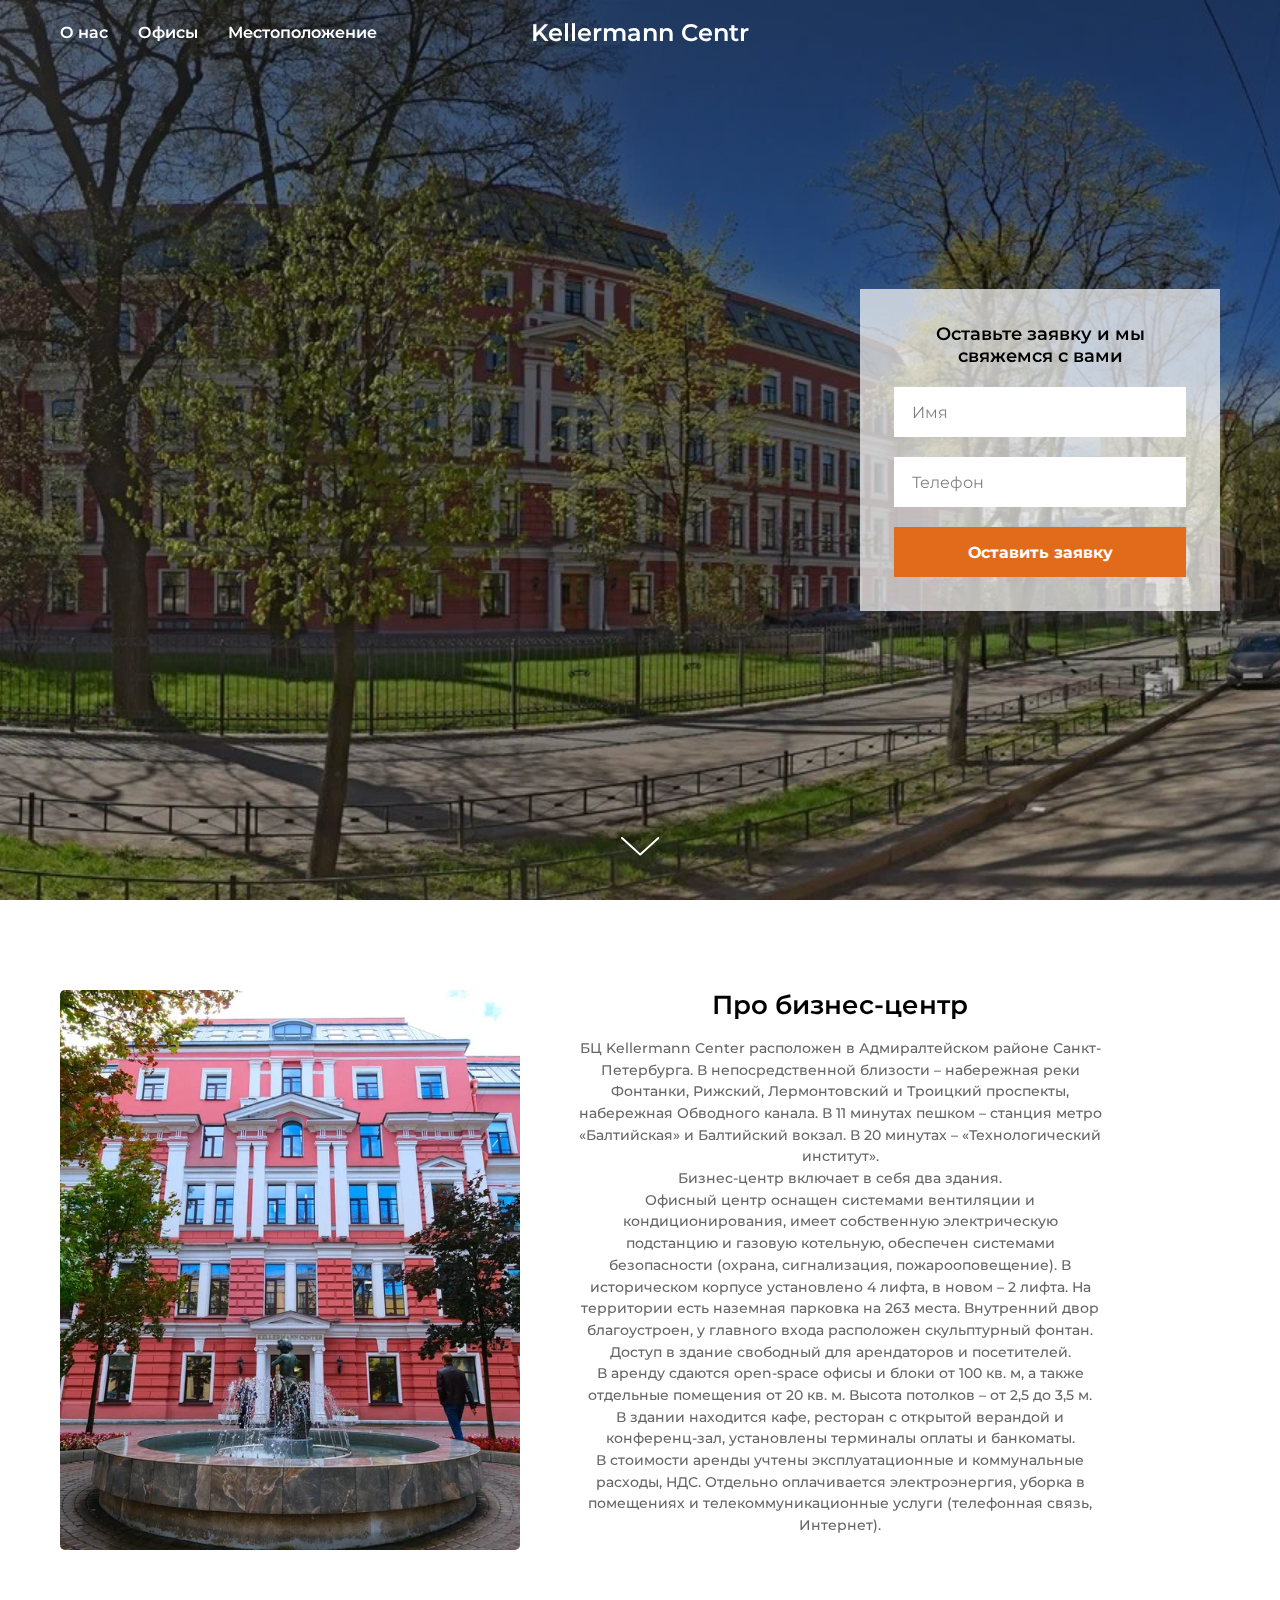
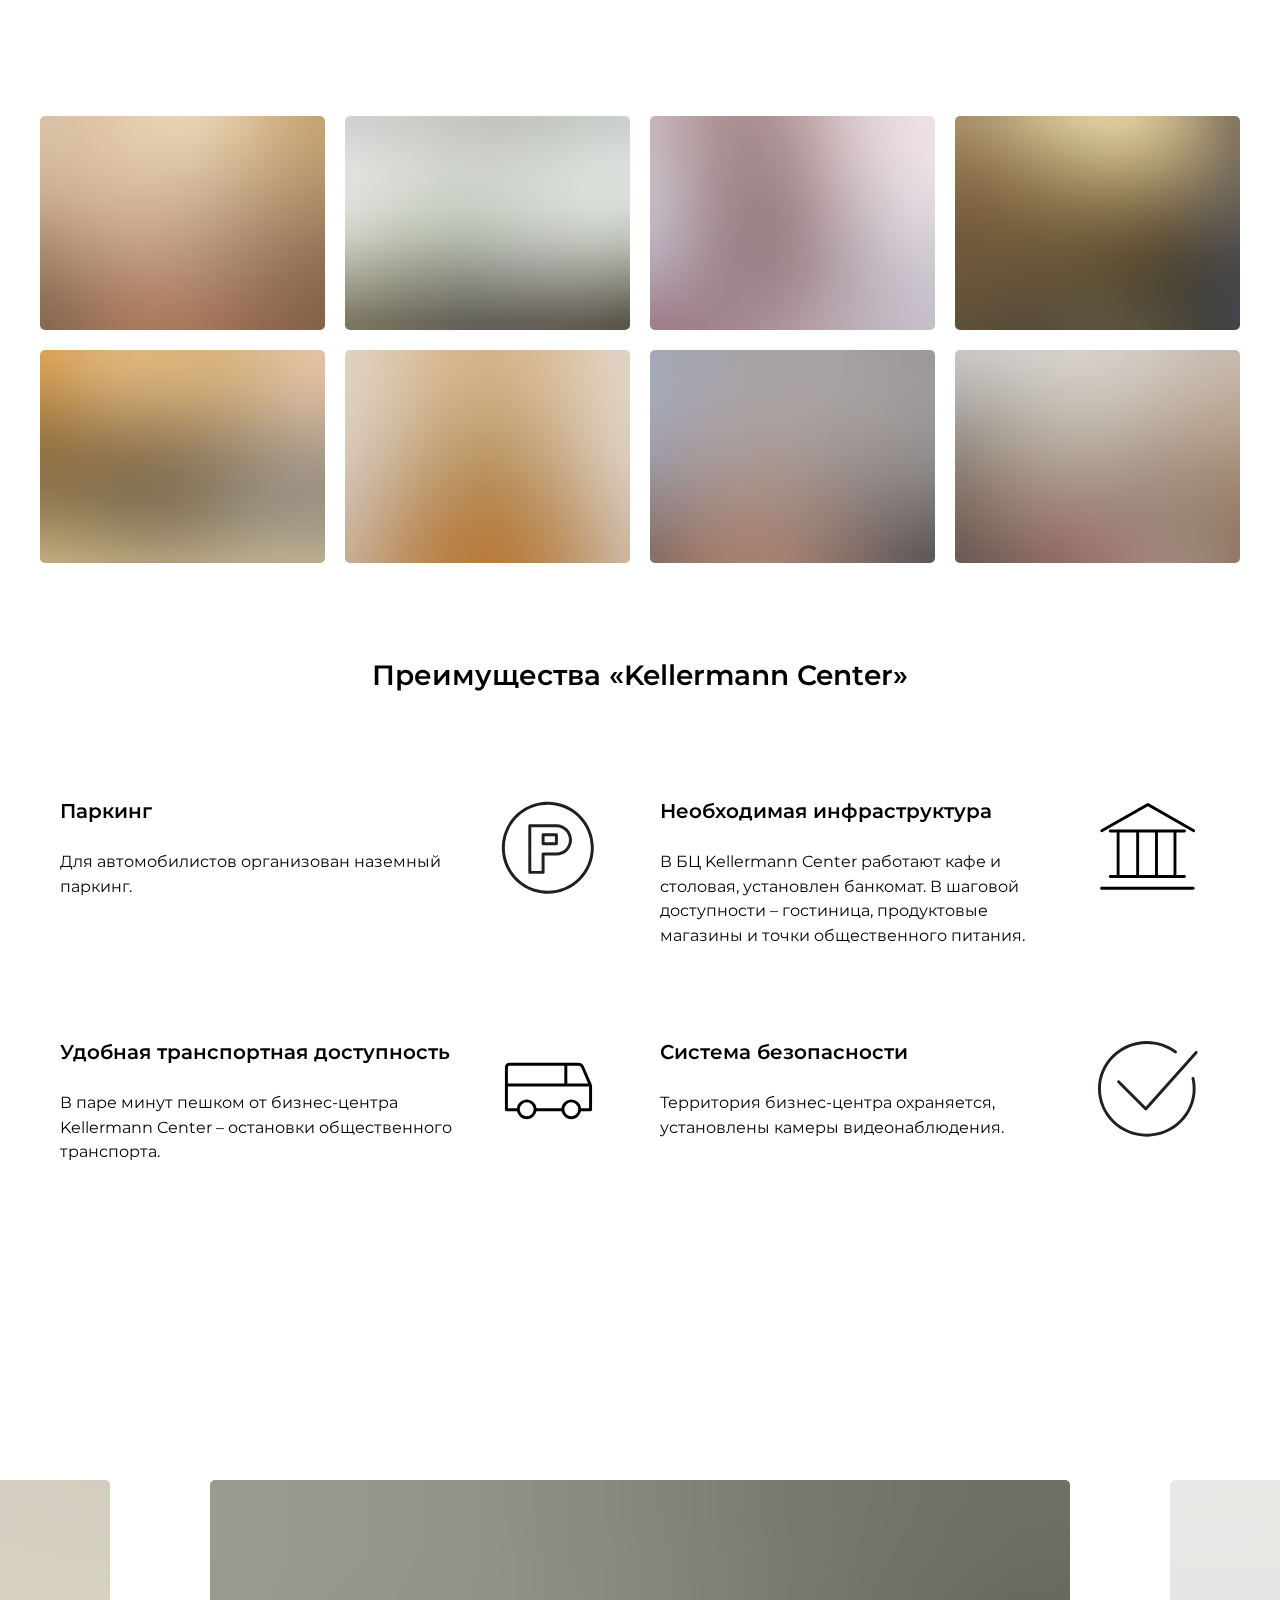
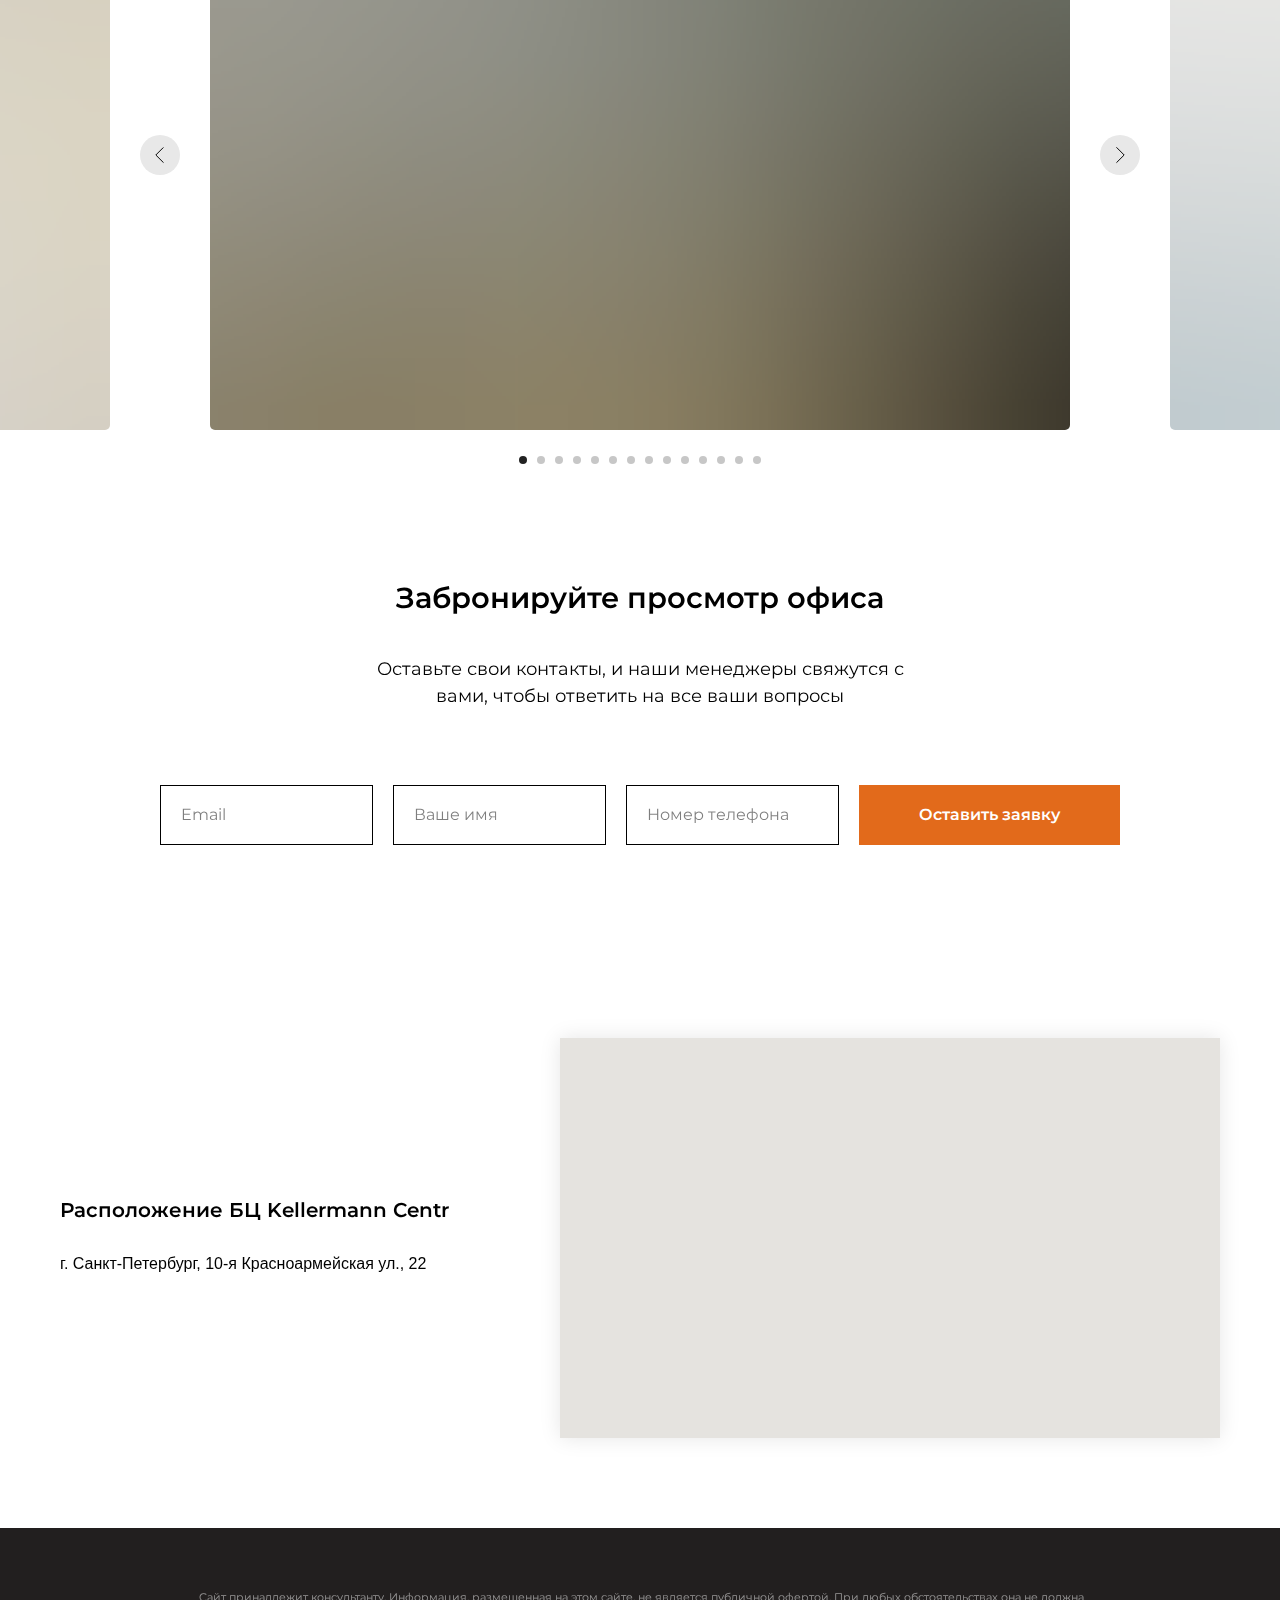
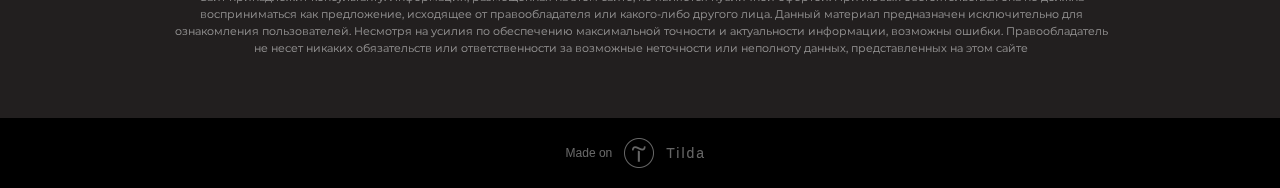
<file: index.html>
<!DOCTYPE html><html><head><meta charset="utf-8" /><meta http-equiv="Content-Type" content="text/html; charset=utf-8" /><meta name="viewport" content="width=device-width, initial-scale=1.0" /> <!--metatextblock--><title>Бизнес-центр «Kellermann Center»</title><meta name="description" content="Санкт-Петербург, 10-я Красноармейская ул., 22" /> <meta property="og:url" content="http://slawik.tilda.ws" /><meta property="og:title" content="Бизнес-центр «Kellermann Center»" /><meta property="og:description" content="Санкт-Петербург, 10-я Красноармейская ул., 22" /><meta property="og:type" content="website" /><meta property="og:image" content="images/tild3766-3234-4735-b331-393365303463__-__resize__504x__1.png" /><link rel="canonical" href="http://slawik.tilda.ws"><!--/metatextblock--><meta name="format-detection" content="telephone=no" /><meta http-equiv="x-dns-prefetch-control" content="on"><link rel="dns-prefetch" href="https://ws.tildacdn.com"><link rel="shortcut icon" href="images/tildafavicon.ico" type="image/x-icon" /><!-- Assets --><script src="https://neo.tildacdn.com/js/tilda-fallback-1.0.min.js" async charset="utf-8"></script><link rel="stylesheet" href="css/tilda-grid-3.0.min.css" type="text/css" media="all" onerror="this.loaderr='y';"/><link rel="stylesheet" href="css/tilda-blocks-page54033605.min.css?t=1724924879" type="text/css" media="all" onerror="this.loaderr='y';" /><link rel="preconnect" href="https://fonts.gstatic.com"><link href="https://fonts.googleapis.com/css2?family=Montserrat:wght@300;400;500;600;700&subset=latin,cyrillic" rel="stylesheet"><link rel="stylesheet" href="css/tilda-animation-2.0.min.css" type="text/css" media="all" onerror="this.loaderr='y';" /><link rel="stylesheet" href="css/tilda-forms-1.0.min.css" type="text/css" media="all" onerror="this.loaderr='y';" /><link rel="stylesheet" href="css/tilda-cover-1.0.min.css" type="text/css" media="all" onerror="this.loaderr='y';" /><link rel="stylesheet" href="css/tilda-slds-1.4.min.css" type="text/css" media="print" onload="this.media='all';" onerror="this.loaderr='y';" /><noscript><link rel="stylesheet" href="css/tilda-slds-1.4.min.css" type="text/css" media="all" /></noscript><link rel="stylesheet" href="css/tilda-zoom-2.0.min.css" type="text/css" media="print" onload="this.media='all';" onerror="this.loaderr='y';" /><noscript><link rel="stylesheet" href="css/tilda-zoom-2.0.min.css" type="text/css" media="all" /></noscript><script nomodule src="js/tilda-polyfill-1.0.min.js" charset="utf-8"></script><script type="text/javascript">function t_onReady(func) {
if (document.readyState != 'loading') {
func();
} else {
document.addEventListener('DOMContentLoaded', func);
}
}
function t_onFuncLoad(funcName, okFunc, time) {
if (typeof window[funcName] === 'function') {
okFunc();
} else {
setTimeout(function() {
t_onFuncLoad(funcName, okFunc, time);
},(time || 100));
}
}function t_throttle(fn, threshhold, scope) {return function () {fn.apply(scope || this, arguments);};}function t396_initialScale(t){t=document.getElementById("rec"+t);if(t){t=t.querySelector(".t396__artboard");if(t){var e,r=document.documentElement.clientWidth,a=[];if(l=t.getAttribute("data-artboard-screens"))for(var l=l.split(","),i=0;i<l.length;i++)a[i]=parseInt(l[i],10);else a=[320,480,640,960,1200];for(i=0;i<a.length;i++){var o=a[i];o<=r&&(e=o)}var n="edit"===window.allrecords.getAttribute("data-tilda-mode"),d="center"===t396_getFieldValue(t,"valign",e,a),u="grid"===t396_getFieldValue(t,"upscale",e,a),c=t396_getFieldValue(t,"height_vh",e,a),g=t396_getFieldValue(t,"height",e,a),s=!!window.opr&&!!window.opr.addons||!!window.opera||-1!==navigator.userAgent.indexOf(" OPR/");if(!n&&d&&!u&&!c&&g&&!s){for(var _=parseFloat((r/e).toFixed(3)),f=[t,t.querySelector(".t396__carrier"),t.querySelector(".t396__filter")],i=0;i<f.length;i++)f[i].style.height=Math.floor(parseInt(g,10)*_)+"px";t396_scaleInitial__getElementsToScale(t).forEach(function(t){t.style.zoom=_})}}}}function t396_scaleInitial__getElementsToScale(t){t=Array.prototype.slice.call(t.querySelectorAll(".t396__elem"));if(!t.length)return[];var e=[];return(t=t.filter(function(t){t=t.closest('.t396__group[data-group-type-value="physical"]');return!t||(-1===e.indexOf(t)&&e.push(t),!1)})).concat(e)}function t396_getFieldValue(t,e,r,a){var l=a[a.length-1],i=r===l?t.getAttribute("data-artboard-"+e):t.getAttribute("data-artboard-"+e+"-res-"+r);if(!i)for(var o=0;o<a.length;o++){var n=a[o];if(!(n<=r)&&(i=n===l?t.getAttribute("data-artboard-"+e):t.getAttribute("data-artboard-"+e+"-res-"+n)))break}return i}</script><script src="js/tilda-scripts-3.0.min.js" charset="utf-8" defer onerror="this.loaderr='y';"></script><script src="js/tilda-blocks-page54033605.min.js?t=1724924879" charset="utf-8" async onerror="this.loaderr='y';"></script><script src="js/lazyload-1.3.min.export.js" charset="utf-8" async onerror="this.loaderr='y';"></script><script src="js/tilda-animation-2.0.min.js" charset="utf-8" async onerror="this.loaderr='y';"></script><script src="js/tilda-menu-1.0.min.js" charset="utf-8" async onerror="this.loaderr='y';"></script><script src="js/tilda-forms-1.0.min.js" charset="utf-8" async onerror="this.loaderr='y';"></script><script src="js/tilda-cover-1.0.min.js" charset="utf-8" async onerror="this.loaderr='y';"></script><script src="js/tilda-slds-1.4.min.js" charset="utf-8" async onerror="this.loaderr='y';"></script><script src="js/hammer.min.js" charset="utf-8" async onerror="this.loaderr='y';"></script><script src="js/tilda-zero-1.1.min.js" charset="utf-8" async onerror="this.loaderr='y';"></script><script src="js/tilda-map-1.0.min.js" charset="utf-8" async onerror="this.loaderr='y';"></script><script src="js/tilda-zoom-2.0.min.js" charset="utf-8" async onerror="this.loaderr='y';"></script><script src="js/tilda-zero-scale-1.0.min.js" charset="utf-8" async onerror="this.loaderr='y';"></script><script src="js/tilda-skiplink-1.0.min.js" charset="utf-8" async onerror="this.loaderr='y';"></script><script src="js/tilda-events-1.0.min.js" charset="utf-8" async onerror="this.loaderr='y';"></script><script type="text/javascript">window.dataLayer = window.dataLayer || [];</script><script type="text/javascript">(function () {
if((/bot|google|yandex|baidu|bing|msn|duckduckbot|teoma|slurp|crawler|spider|robot|crawling|facebook/i.test(navigator.userAgent))===false && typeof(sessionStorage)!='undefined' && sessionStorage.getItem('visited')!=='y' && document.visibilityState){
var style=document.createElement('style');
style.type='text/css';
style.innerHTML='@media screen and (min-width: 980px) {.t-records {opacity: 0;}.t-records_animated {-webkit-transition: opacity ease-in-out .2s;-moz-transition: opacity ease-in-out .2s;-o-transition: opacity ease-in-out .2s;transition: opacity ease-in-out .2s;}.t-records.t-records_visible {opacity: 1;}}';
document.getElementsByTagName('head')[0].appendChild(style);
function t_setvisRecs(){
var alr=document.querySelectorAll('.t-records');
Array.prototype.forEach.call(alr, function(el) {
el.classList.add("t-records_animated");
});
setTimeout(function () {
Array.prototype.forEach.call(alr, function(el) {
el.classList.add("t-records_visible");
});
sessionStorage.setItem("visited", "y");
}, 400);
} 
document.addEventListener('DOMContentLoaded', t_setvisRecs);
}
})();</script></head><body class="t-body" style="margin:0;"><!--allrecords--><div id="allrecords" data-tilda-export="yes" class="t-records" data-hook="blocks-collection-content-node" data-tilda-project-id="8722239" data-tilda-page-id="54033605" data-tilda-page-alias="kellermanncenter" data-tilda-formskey="130562fed95c13f6fe3c83c928722239" data-tilda-cookie="no" data-tilda-lazy="yes" data-tilda-root-zone="one" ><div id="rec791035729" class="r t-rec t-rec_pt_0 t-rec_pb_0" style="padding-top:0px;padding-bottom:0px; " data-animationappear="off" data-record-type="446" ><!-- T446 --><div id="nav791035729marker"></div><div class="tmenu-mobile" ><div class="tmenu-mobile__container"><div class="tmenu-mobile__burgerlogo"><a href="/"><div class="tmenu-mobile__burgerlogo__title t-title" field="title">Kellermann Centr</div></a></div><button type="button" 
class="t-menuburger t-menuburger_first " 
aria-label="Навигационное меню" 
aria-expanded="false"><span style="background-color:#ffffff;"></span><span style="background-color:#ffffff;"></span><span style="background-color:#ffffff;"></span><span style="background-color:#ffffff;"></span></button><script>function t_menuburger_init(recid) {
var rec = document.querySelector('#rec' + recid);
if (!rec) return;
var burger = rec.querySelector('.t-menuburger');
if (!burger) return;
var isSecondStyle = burger.classList.contains('t-menuburger_second');
if (isSecondStyle && !window.isMobile && !('ontouchend' in document)) {
burger.addEventListener('mouseenter', function() {
if (burger.classList.contains('t-menuburger-opened')) return;
burger.classList.remove('t-menuburger-unhovered');
burger.classList.add('t-menuburger-hovered');
});
burger.addEventListener('mouseleave', function() {
if (burger.classList.contains('t-menuburger-opened')) return;
burger.classList.remove('t-menuburger-hovered');
burger.classList.add('t-menuburger-unhovered');
setTimeout(function() {
burger.classList.remove('t-menuburger-unhovered');
}, 300);
});
}
burger.addEventListener('click', function() {
if (!burger.closest('.tmenu-mobile') &&
!burger.closest('.t450__burger_container') &&
!burger.closest('.t466__container') &&
!burger.closest('.t204__burger') &&
!burger.closest('.t199__js__menu-toggler')) {
burger.classList.toggle('t-menuburger-opened');
burger.classList.remove('t-menuburger-unhovered');
}
});
var menu = rec.querySelector('[data-menu="yes"]');
if (!menu) return;
var menuLinks = menu.querySelectorAll('.t-menu__link-item');
var submenuClassList = ['t978__menu-link_hook', 't978__tm-link', 't966__tm-link', 't794__tm-link', 't-menusub__target-link'];
Array.prototype.forEach.call(menuLinks, function (link) {
link.addEventListener('click', function () {
var isSubmenuHook = submenuClassList.some(function (submenuClass) {
return link.classList.contains(submenuClass);
});
if (isSubmenuHook) return;
burger.classList.remove('t-menuburger-opened');
});
});
menu.addEventListener('clickedAnchorInTooltipMenu', function () {
burger.classList.remove('t-menuburger-opened');
});
}
t_onReady(function() {
t_onFuncLoad('t_menuburger_init', function(){t_menuburger_init('791035729');});
});</script><style>.t-menuburger {
position: relative;
flex-shrink: 0;
width: 28px;
height: 20px;
padding: 0;
border: none;
background-color: transparent;
outline: none;
-webkit-transform: rotate(0deg);
transform: rotate(0deg);
transition: transform .5s ease-in-out;
cursor: pointer;
z-index: 999;
}
/*---menu burger lines---*/
.t-menuburger span {
display: block;
position: absolute;
width: 100%;
opacity: 1;
left: 0;
-webkit-transform: rotate(0deg);
transform: rotate(0deg);
transition: .25s ease-in-out;
height: 3px;
background-color: #000;
}
.t-menuburger span:nth-child(1) {
top: 0px;
}
.t-menuburger span:nth-child(2),
.t-menuburger span:nth-child(3) {
top: 8px;
}
.t-menuburger span:nth-child(4) {
top: 16px;
}
/*menu burger big*/
.t-menuburger__big {
width: 42px;
height: 32px;
}
.t-menuburger__big span {
height: 5px;
}
.t-menuburger__big span:nth-child(2),
.t-menuburger__big span:nth-child(3) {
top: 13px;
}
.t-menuburger__big span:nth-child(4) {
top: 26px;
}
/*menu burger small*/
.t-menuburger__small {
width: 22px;
height: 14px;
}
.t-menuburger__small span {
height: 2px;
}
.t-menuburger__small span:nth-child(2),
.t-menuburger__small span:nth-child(3) {
top: 6px;
}
.t-menuburger__small span:nth-child(4) {
top: 12px;
}
/*menu burger opened*/
.t-menuburger-opened span:nth-child(1) {
top: 8px;
width: 0%;
left: 50%;
}
.t-menuburger-opened span:nth-child(2) {
-webkit-transform: rotate(45deg);
transform: rotate(45deg);
}
.t-menuburger-opened span:nth-child(3) {
-webkit-transform: rotate(-45deg);
transform: rotate(-45deg);
}
.t-menuburger-opened span:nth-child(4) {
top: 8px;
width: 0%;
left: 50%;
}
.t-menuburger-opened.t-menuburger__big span:nth-child(1) {
top: 6px;
}
.t-menuburger-opened.t-menuburger__big span:nth-child(4) {
top: 18px;
}
.t-menuburger-opened.t-menuburger__small span:nth-child(1),
.t-menuburger-opened.t-menuburger__small span:nth-child(4) {
top: 6px;
}
/*---menu burger first style---*/
@media (hover), (min-width:0\0) {
.t-menuburger_first:hover span:nth-child(1) {
transform: translateY(1px);
}
.t-menuburger_first:hover span:nth-child(4) {
transform: translateY(-1px);
}
.t-menuburger_first.t-menuburger__big:hover span:nth-child(1) {
transform: translateY(3px);
}
.t-menuburger_first.t-menuburger__big:hover span:nth-child(4) {
transform: translateY(-3px);
}
}
/*---menu burger second style---*/
.t-menuburger_second span:nth-child(2),
.t-menuburger_second span:nth-child(3) {
width: 80%;
left: 20%;
right: 0;
}
@media (hover), (min-width:0\0) {
.t-menuburger_second.t-menuburger-hovered span:nth-child(2),
.t-menuburger_second.t-menuburger-hovered span:nth-child(3) {
animation: t-menuburger-anim 0.3s ease-out normal forwards;
}
.t-menuburger_second.t-menuburger-unhovered span:nth-child(2),
.t-menuburger_second.t-menuburger-unhovered span:nth-child(3) {
animation: t-menuburger-anim2 0.3s ease-out normal forwards;
}
}
.t-menuburger_second.t-menuburger-opened span:nth-child(2),
.t-menuburger_second.t-menuburger-opened span:nth-child(3){
left: 0;
right: 0;
width: 100%!important;
}
/*---menu burger third style---*/
.t-menuburger_third span:nth-child(4) {
width: 70%;
left: unset;
right: 0;
}
@media (hover), (min-width:0\0) {
.t-menuburger_third:not(.t-menuburger-opened):hover span:nth-child(4) {
width: 100%;
}
}
.t-menuburger_third.t-menuburger-opened span:nth-child(4) {
width: 0!important;
right: 50%;
}
/*---menu burger fourth style---*/
.t-menuburger_fourth {
height: 12px;
}
.t-menuburger_fourth.t-menuburger__small {
height: 8px;
}
.t-menuburger_fourth.t-menuburger__big {
height: 18px;
}
.t-menuburger_fourth span:nth-child(2),
.t-menuburger_fourth span:nth-child(3) {
top: 4px;
opacity: 0;
}
.t-menuburger_fourth span:nth-child(4) {
top: 8px;
}
.t-menuburger_fourth.t-menuburger__small span:nth-child(2),
.t-menuburger_fourth.t-menuburger__small span:nth-child(3) {
top: 3px;
}
.t-menuburger_fourth.t-menuburger__small span:nth-child(4) {
top: 6px;
}
.t-menuburger_fourth.t-menuburger__small span:nth-child(2),
.t-menuburger_fourth.t-menuburger__small span:nth-child(3) {
top: 3px;
}
.t-menuburger_fourth.t-menuburger__small span:nth-child(4) {
top: 6px;
}
.t-menuburger_fourth.t-menuburger__big span:nth-child(2),
.t-menuburger_fourth.t-menuburger__big span:nth-child(3) {
top: 6px;
}
.t-menuburger_fourth.t-menuburger__big span:nth-child(4) {
top: 12px;
}
@media (hover), (min-width:0\0) {
.t-menuburger_fourth:not(.t-menuburger-opened):hover span:nth-child(1) {
transform: translateY(1px);
}
.t-menuburger_fourth:not(.t-menuburger-opened):hover span:nth-child(4) {
transform: translateY(-1px);
}
.t-menuburger_fourth.t-menuburger__big:not(.t-menuburger-opened):hover span:nth-child(1) {
transform: translateY(3px);
}
.t-menuburger_fourth.t-menuburger__big:not(.t-menuburger-opened):hover span:nth-child(4) {
transform: translateY(-3px);
}
}
.t-menuburger_fourth.t-menuburger-opened span:nth-child(1),
.t-menuburger_fourth.t-menuburger-opened span:nth-child(4) {
top: 4px;
}
.t-menuburger_fourth.t-menuburger-opened span:nth-child(2),
.t-menuburger_fourth.t-menuburger-opened span:nth-child(3) {
opacity: 1;
}
/*---menu burger animations---*/
@keyframes t-menuburger-anim {
0% {
width: 80%;
left: 20%;
right: 0;
}
50% {
width: 100%;
left: 0;
right: 0;
}
100% {
width: 80%;
left: 0;
right: 20%;
}
}
@keyframes t-menuburger-anim2 {
0% {
width: 80%;
left: 0;
}
50% {
width: 100%;
right: 0;
left: 0;
}
100% {
width: 80%;
left: 20%;
right: 0;
}
}</style> </div></div><style>.tmenu-mobile {
background-color: #111;
display: none;
width: 100%;
top: 0;
z-index: 990;
}
.tmenu-mobile_positionfixed {
position: fixed;
}
.tmenu-mobile__text {
color: #fff;
}
.tmenu-mobile__container {
min-height: 64px;
padding: 20px;
position: relative;
box-sizing: border-box;
display: -webkit-flex;
display: -ms-flexbox;
display: flex;
-webkit-align-items: center;
-ms-flex-align: center;
align-items: center;
-webkit-justify-content: space-between;
-ms-flex-pack: justify;
justify-content: space-between;
}
.tmenu-mobile__list {
display: block;
}
.tmenu-mobile__burgerlogo {
display: inline-block;
font-size: 24px;
font-weight: 400;
white-space: nowrap;
vertical-align: middle;
}
.tmenu-mobile__imglogo {
height: auto;
display: block;
max-width: 300px!important;
box-sizing: border-box;
padding: 0;
margin: 0 auto;
}
@media screen and (max-width: 980px) {
.tmenu-mobile__menucontent_hidden {
display: none;
height: 100%;
}
.tmenu-mobile {
display: block;
}
}
@media screen and (max-width: 980px) {
#rec791035729 .t-menuburger {
-webkit-order: 1;
-ms-flex-order: 1;
order: 1;
}
}</style><style> #rec791035729 .tmenu-mobile__burgerlogo a { color: #ffffff; font-weight: 600; }</style><style> #rec791035729 .tmenu-mobile__burgerlogo__title { color: #ffffff; font-weight: 600; }</style><div 
id="nav791035729" 
class="t446 t446__positionfixed tmenu-mobile__menucontent_hidden" 
style="background-color: rgba(81,78,78, 0); height:65px; " data-bgcolor-hex="#514e4e" data-bgcolor-rgba="rgba(81,78,78,0)" data-navmarker="nav791035729marker" data-appearoffset="" data-bgopacity-two="0.6" data-menushadow="" data-menushadow-css="0px 1px 3px rgba(0,0,0,0)" data-bgopacity="0" data-menu="yes" data-bgcolor-rgba-afterscroll="rgba(81,78,78,0.6)" data-menu-items-align="left" 
><div class="t446__maincontainer t446__c12collumns" style="height:65px;"><div class="t446__logowrapper"><div class="t446__logowrapper2"><div><a href="/" ><div class="t446__logo t-title" field="title">Kellermann Centr</div></a></div></div></div><div class="t446__leftwrapper" style="padding-left:20px; text-align: left;"><div class="t446__leftmenuwrapper"><ul class="t446__list t-menu__list"><li class="t446__list_item" style="padding:0 15px 0 0;"><a class="t-menu__link-item" href="#rec791066822" data-menu-submenu-hook="" data-menu-item-number="1">О нас</a></li><li class="t446__list_item" style="padding:0 15px;"><a class="t-menu__link-item" href="#rec791134381" data-menu-submenu-hook="" data-menu-item-number="2">Офисы</a></li><li class="t446__list_item" style="padding:0 0 0 15px;"><a class="t-menu__link-item" href="#rec791294298" data-menu-submenu-hook="" data-menu-item-number="3">Местоположение</a></li></ul></div></div><div class="t446__rightwrapper" style="padding-right:20px; text-align: right;"><div class="t446__rightmenuwrapper"><ul class="t446__list t-menu__list"></ul></div></div></div></div><style>@media screen and (max-width: 980px) {
#rec791035729 .t446__logowrapper{
display: none;
}
#rec791035729 .t446__maincontainer {
padding-top: 40px;
}
{if $a.menu_position=="static" or $a.menu_position=="fixed" or $a.menu_position=="absolute"}
#rec791035729 .t446__position{$a.menu_position} {
position: unset;
}
{/if}
}</style><style>@media screen and (max-width: 980px) {
#rec791035729 .t446 {
position: static;
}
}</style><script>t_onReady(function () {
t_onFuncLoad('t446_checkOverflow', function () {
t_onFuncLoad('t446_setLogoPadding', function(){
t446_setLogoPadding('791035729');
});
window.addEventListener('resize', t_throttle(function () {
t446_checkOverflow('791035729', '65');
}));
window.addEventListener('load', function () {
t446_checkOverflow('791035729', '65');
});
t446_checkOverflow('791035729', '65');
});
t_onFuncLoad('t_menu__interactFromKeyboard', function () {
t_menu__interactFromKeyboard('791035729');
});
});
t_onReady(function() {
t_onFuncLoad('t_menu__highlightActiveLinks', function () {
t_menu__highlightActiveLinks('.t446__list_item a');
});
t_onFuncLoad('t_menu__findAnchorLinks', function () {
t_menu__findAnchorLinks('791035729', '.t446__list_item a');
});
});
t_onReady(function () {
t_onFuncLoad('t_menu__setBGcolor', function () {
t_menu__setBGcolor('791035729', '.t446');
window.addEventListener('resize', t_throttle(function () {
t_menu__setBGcolor('791035729', '.t446');
}));
});
});
t_onReady(function () {
t_onFuncLoad('t_menu__changeBgOpacity', function () {
t_menu__changeBgOpacity('791035729', '.t446');
window.addEventListener('scroll', t_throttle(function () {
t_menu__changeBgOpacity('791035729', '.t446');
}));
});
});</script><script>t_onReady(function () {
t_onFuncLoad('t446_createMobileMenu', function () {
t446_createMobileMenu('791035729');
});
t_onFuncLoad('t446_init', function () {
t446_init('791035729');
});
});</script><style>#rec791035729 .t-menu__link-item{
-webkit-transition: color 0.3s ease-in-out, opacity 0.3s ease-in-out;
transition: color 0.3s ease-in-out, opacity 0.3s ease-in-out; 
position: relative;
}
#rec791035729 .t-menu__link-item.t-active:not(.t978__menu-link){
opacity:1 !important;}
#rec791035729 .t-menu__link-item.t-active::after {
content: '';
position: absolute;
left: 0;
-webkit-transition: all 0.3s ease;
transition: all 0.3s ease;
opacity: 1;
width: 100%;
height: 100%;
bottom: -1px;
border-bottom: 1px solid #ffbd08;
-webkit-box-shadow: inset 0px -1px 0px 0px #ffbd08;
-moz-box-shadow: inset 0px -1px 0px 0px #ffbd08;
box-shadow: inset 0px -1px 0px 0px #ffbd08;
}
@supports (overflow:-webkit-marquee) and (justify-content:inherit)
{
#rec791035729 .t-menu__link-item,
#rec791035729 .t-menu__link-item.t-active {
opacity: 1 !important;
}
}</style><style> #rec791035729 .t446__logowrapper2 a { color: #ffffff; font-weight: 600; } #rec791035729 a.t-menu__link-item { color: #ffffff; font-weight: 600; } #rec791035729 .t446__right_descr { font-size: 18px; color: #ffffff; font-weight: 600; } #rec791035729 .t446__right_langs_lang a { color: #ffffff; font-weight: 600; }</style><style> #rec791035729 .t446__logo { color: #ffffff; font-weight: 600; }</style><!--[if IE 8]><style>#rec791035729 .t446 {
filter: progid:DXImageTransform.Microsoft.gradient(startColorStr='#D9514e4e', endColorstr='#D9514e4e');
}</style><![endif]--></div><div id="rec791035730" class="r t-rec t-rec_pt_0 t-rec_pb_0" style="padding-top:0px;padding-bottom:0px; " data-animationappear="off" data-record-type="712" ><!-- t712 --><!-- cover --><div class="t-cover" id="recorddiv791035730"bgimgfield="img"style="height:100vh;background-image:url('images/tild3766-3234-4735-b331-393365303463__-__resize__20x__1.png');"><div class="t-cover__carrier" id="coverCarry791035730"data-content-cover-id="791035730"data-content-cover-bg="images/tild3766-3234-4735-b331-393365303463__1.png"data-display-changed="true"data-content-cover-height="100vh"data-content-cover-parallax=""style="height:100vh;background-attachment:scroll; background-position:center top;"itemscope itemtype="http://schema.org/ImageObject"><meta itemprop="image" content="images/tild3766-3234-4735-b331-393365303463__1.png"></div><div class="t-cover__filter" style="height:100vh;background-image: -moz-linear-gradient(top, rgba(0,0,0,0.50), rgba(0,0,0,0.20));background-image: -webkit-linear-gradient(top, rgba(0,0,0,0.50), rgba(0,0,0,0.20));background-image: -o-linear-gradient(top, rgba(0,0,0,0.50), rgba(0,0,0,0.20));background-image: -ms-linear-gradient(top, rgba(0,0,0,0.50), rgba(0,0,0,0.20));background-image: linear-gradient(top, rgba(0,0,0,0.50), rgba(0,0,0,0.20));filter: progid:DXImageTransform.Microsoft.gradient(startColorStr='#7f000000', endColorstr='#cc000000');"></div><div class="t712 t-container "><div class="t-cover__wrapper t-valign_middle" style="height:100vh; position: relative;z-index: 1;"><div class="t712__wrapper t712__wrapper_witharrow t712__wrapper_valign-middle" data-hook-content="covercontent"><div class="t-col t-col_7 "><div class="t712__left-content"><h1 class="t712__title t-title t-title_xl t-animate" data-animate-style="fadeinright" data-animate-group="yes" data-animate-order="1" field="title">БЦ Kellermann Centr: офисы в аренду</h1><div class="t712__descr t-descr t-descr_xxl t-animate" data-animate-style="fadeinright" data-animate-group="yes" data-animate-order="2" data-animate-delay="0.3" field="descr">Санкт-Пете<span style="font-size: 14px;"></span>рбург, 10-я Красноармейская ул., 22</div></div></div><div class="t-col t-col_4 t-prefix_1"><div class="t712__formwrapper t712__right-content" ><div class="t712__form-text"><div class="t712__title-second t-title" field="title2"><p style="text-align: center;">Оставьте заявку и мы свяжемся с вами</p></div></div><form 
id="form791035730" name='form791035730' role="form" action='' method='POST' data-formactiontype="2" data-inputbox=".t-input-group" data-success-url="/" 
class="t-form js-form-proccess t-form_inputs-total_2 " data-success-callback="t712_onSuccess" ><input type="hidden" name="formservices[]" value="6d1f2f76ceb38da8c00189d0631d1010" class="js-formaction-services"><input type="hidden" name="formservices[]" value="cbc75faaa100ecbb827da28a88a24dbe" class="js-formaction-services"><input type="hidden" name="tildaspec-formname" tabindex="-1" value="Оставить заявку первый слайд"><div class="js-successbox t-form__successbox t-text t-text_md" 
aria-live="polite" 
style="display:none;"
></div><div class="t-form__inputsbox t-form__inputsbox_vertical-form t-form__inputsbox_inrow"><div
class="t-input-group t-input-group_nm " data-input-lid="1496154096760" data-field-type="nm"
><div class="t-input-block "><input type="text"
autocomplete="name"
name="Name"
id="input_1496154096760"
class="t-input js-tilda-rule "
value=""
placeholder="Имя" data-tilda-rule="name"
aria-describedby="error_1496154096760"
style="color:#000000;background-color:#ffffff;"><div class="t-input-error" aria-live="polite" id="error_1496154096760"></div></div></div><div
class="t-input-group t-input-group_ph " data-input-lid="1496154462918" data-field-type="ph"
><div class="t-input-block "><input type="tel"
autocomplete="tel"
name="Phone"
id="input_1496154462918"
class="t-input js-tilda-rule "
value=""
placeholder="Телефон" data-tilda-rule="phone"
pattern="[0-9]*"
aria-describedby="error_1496154462918"
style="color:#000000;background-color:#ffffff;"><div class="t-input-error" aria-live="polite" id="error_1496154462918"></div></div></div><div class="t-form__errorbox-middle"><!--noindex--><div 
class="js-errorbox-all t-form__errorbox-wrapper" 
style="display:none;" data-nosnippet 
tabindex="-1" 
aria-label="Ошибки при заполнении формы"
><ul 
role="list" 
class="t-form__errorbox-text t-text t-text_md"
><li class="t-form__errorbox-item js-rule-error js-rule-error-all"></li><li class="t-form__errorbox-item js-rule-error js-rule-error-req"></li><li class="t-form__errorbox-item js-rule-error js-rule-error-email"></li><li class="t-form__errorbox-item js-rule-error js-rule-error-name"></li><li class="t-form__errorbox-item js-rule-error js-rule-error-phone"></li><li class="t-form__errorbox-item js-rule-error js-rule-error-minlength"></li><li class="t-form__errorbox-item js-rule-error js-rule-error-string"></li></ul></div><!--/noindex--> </div><div class="t-form__submit"><button
type="submit"
class="t-submit"
style="color:#ffffff;background-color:#e26a1b;" data-field="buttontitle" data-buttonfieldset="button"
>Оставить заявку </button></div></div><div class="t-form__errorbox-bottom"><!--noindex--><div 
class="js-errorbox-all t-form__errorbox-wrapper" 
style="display:none;" data-nosnippet 
tabindex="-1" 
aria-label="Ошибки при заполнении формы"
><ul 
role="list" 
class="t-form__errorbox-text t-text t-text_md"
><li class="t-form__errorbox-item js-rule-error js-rule-error-all"></li><li class="t-form__errorbox-item js-rule-error js-rule-error-req"></li><li class="t-form__errorbox-item js-rule-error js-rule-error-email"></li><li class="t-form__errorbox-item js-rule-error js-rule-error-name"></li><li class="t-form__errorbox-item js-rule-error js-rule-error-phone"></li><li class="t-form__errorbox-item js-rule-error js-rule-error-minlength"></li><li class="t-form__errorbox-item js-rule-error js-rule-error-string"></li></ul></div><!--/noindex--> </div></form><style>#rec791035730 input::-webkit-input-placeholder {color:#000000; opacity: 0.5;}
#rec791035730 input::-moz-placeholder {color:#000000; opacity: 0.5;}
#rec791035730 input:-moz-placeholder {color:#000000; opacity: 0.5;}
#rec791035730 input:-ms-input-placeholder {color:#000000; opacity: 0.5;}
#rec791035730 textarea::-webkit-input-placeholder {color:#000000; opacity: 0.5;}
#rec791035730 textarea::-moz-placeholder {color:#000000; opacity: 0.5;}
#rec791035730 textarea:-moz-placeholder {color:#000000; opacity: 0.5;}
#rec791035730 textarea:-ms-input-placeholder {color:#000000; opacity: 0.5;}</style><div class="t712__bg" style="background-color:#ffffff; opacity:0.70;"></div></div></div></div></div></div><!-- arrow --><div class="t-cover__arrow"><div class="t-cover__arrow-wrapper t-cover__arrow-wrapper_animated"><div class="t-cover__arrow_mobile"><svg role="presentation" class="t-cover__arrow-svg" x="0px" y="0px" width="38.417px" height="18.592px" viewBox="0 0 38.417 18.592" style="enable-background:new 0 0 38.417 18.592;"><g><path d="M19.208,18.592c-0.241,0-0.483-0.087-0.673-0.261L0.327,1.74c-0.408-0.372-0.438-1.004-0.066-1.413c0.372-0.409,1.004-0.439,1.413-0.066L19.208,16.24L36.743,0.261c0.411-0.372,1.042-0.342,1.413,0.066c0.372,0.408,0.343,1.041-0.065,1.413L19.881,18.332C19.691,18.505,19.449,18.592,19.208,18.592z"/></g></svg></div></div></div><!-- arrow --></div><script type="text/javascript">if (typeof jQuery !== 'undefined') {
$('#rec791035730').find('.js-form-proccess').on('tildaform:aftererror', function (e) {
e.preventDefault();
t_onFuncLoad('t712_fixcontentheight', function () {
t712_fixcontentheight('791035730');
});
});
} else {
var formBlock = document.querySelector('#rec791035730 .js-form-proccess');
if (formBlock) {
formBlock.addEventListener('tildaform:aftererror', function (e) {
e.preventDefault();
t_onFuncLoad('t712_fixcontentheight', function () {
t712_fixcontentheight('791035730');
});
});
}
}</script><style>@media (hover: hover), (min-width: 0\0) {#rec791035730 .t-submit:hover {background-color: #cc5c12 !important;}#rec791035730 .t-submit:focus-visible {background-color: #cc5c12 !important;}}</style><style> #rec791035730 .t712__title { font-weight: 600; } @media screen and (min-width: 900px) { #rec791035730 .t712__title { font-size: 64px; } } #rec791035730 .t712__descr { font-size: 26px; }</style></div><div id="rec791066822" class="r t-rec t-rec_pt_90 t-rec_pb_45" style="padding-top:90px;padding-bottom:45px; " data-record-type="480" ><!-- T480 --><div style="width: 0; height: 0; overflow: hidden;"><div class="t480__sizer t-col t-col_5" data-auto-correct-mobile-width="false" style="height:560px;"></div></div><div class="t480"><div class="t-container"><div class="t480__top t480__col t-col t-col_5 " itemscope itemtype="http://schema.org/ImageObject"><meta itemprop="image" content="images/tild6430-3937-4431-b931-633761616364__noroot.png"><meta itemprop="caption" content="Бизнес-центр «Kellermann Center»"> <div class="t480__blockimg t-bgimg" data-original="images/tild6430-3937-4431-b931-633761616364__noroot.png" 
bgimgfield="img"
style="background-image:url('images/tild6430-3937-4431-b931-633761616364__-__resizeb__20x__noroot.png'); height:560px;"
role="img" aria-label="Бизнес-центр «Kellermann Center»"></div></div><div class="t480__col t-col t-col_6 "><div class="t480__textwrapper t-align_center" style="height:560px;"><div class="t480__content t-valign_middle"><h3 class="t480__title t-title t-title_xs t-margin_auto" field="title">Про бизнес-центр</h3><div class="t480__uptitle t-descr t-descr_xs t-margin_auto" field="subtitle">БЦ Kellermann Center расположен в Адмиралтейском районе Санкт-Петербурга. В непосредственной близости – набережная реки Фонтанки, Рижский, Лермонтовский и Троицкий проспекты, набережная Обводного канала. В 11 минутах пешком – станция метро «Балтийская» и Балтийский вокзал. В 20 минутах – «Технологический институт».<br />Бизнес-центр включает в себя два здания. <br />Офисный центр оснащен системами вентиляции и кондиционирования, имеет собственную электрическую подстанцию и газовую котельную, обеспечен системами безопасности (охрана, сигнализация, пожарооповещение). В историческом корпусе установлено 4 лифта, в новом – 2 лифта. На территории есть наземная парковка на 263 места. Внутренний двор благоустроен, у главного входа расположен скульптурный фонтан. Доступ в здание свободный для арендаторов и посетителей.<br />В аренду сдаются open-space офисы и блоки от 100 кв. м, а также отдельные помещения от 20 кв. м. Высота потолков – от 2,5 до 3,5 м.<br />В здании находится кафе, ресторан с открытой верандой и конференц-зал, установлены терминалы оплаты и банкоматы.<br />В стоимости аренды учтены эксплуатационные и коммунальные расходы, НДС. Отдельно оплачивается электроэнергия, уборка в помещениях и телекоммуникационные услуги (телефонная связь, Интернет).</div></div></div></div></div></div><script>t_onReady(function() {
t_onFuncLoad('t480_init', function() {
t480_init('791066822');
});
});</script><style> #rec791066822 .t480__title { font-size: 26px; font-weight: 600; font-family: 'Montserrat'; } #rec791066822 .t480__uptitle { font-size: 14px; font-weight: 500; font-family: 'Montserrat'; max-width: 530px; }</style><style> #rec791066822 .t480__blockimg { border-radius:5px; }</style></div><div id="rec791122902" class="r t-rec t-rec_pt_30 t-rec_pb_30" style="padding-top:30px;padding-bottom:30px; " data-record-type="363" ><!-- T029 20 --><div class="t029"><div class="t029__container t-container"><div class="t029__col t-col t-col_8"><div class="t029__linewrapper" style="opacity:0.2;"><div class="t029__opacity t029__opacity_left" style="background-image: -moz-linear-gradient(right, #000000, rgba(0,0,0, 0)); background-image: -webkit-linear-gradient(right, #000000, rgba(0,0,0, 0)); background-image: -o-linear-gradient(right, #000000, rgba(0,0,0, 0)); background-image: -ms-linear-gradient(right, #000000, rgba(0,0,0, 0));"></div><div class="t-divider t029__line" style="background: #000000;"></div><div class="t029__opacity t029__opacity_right" style="background-image: -moz-linear-gradient(left, #000000, rgba(0,0,0, 0)); background-image: -webkit-linear-gradient(left, #000000, rgba(0,0,0, 0)); background-image: -o-linear-gradient(left, #000000, rgba(0,0,0, 0)); background-image: -ms-linear-gradient(left, #000000, rgba(0,0,0, 0));"></div></div></div></div></div></div><div id="rec791105020" class="r t-rec t-rec_pt_0 t-rec_pb_0" style="padding-top:0px;padding-bottom:0px; " data-animationappear="off" data-record-type="603" ><!-- t603--><div class="t603"><div class="t603__container t603__container_indent" style="padding: 0px 30px 20px 30px;"><div class="t603__tile t603__tile_25" style="padding:20px 10px 0px 10px;" itemscope itemtype="http://schema.org/ImageObject"><div class="t603__blockimg t603__blockimg_4-3 t-bgimg" data-original="images/tild3165-6662-4463-a238-396264666663__3.png" 
bgimgfield="gi_img__0" data-zoom-target="0" data-zoomable="yes" data-img-zoom-url="images/tild3165-6662-4463-a238-396264666663__3.png" 
style="background: url('images/tild3165-6662-4463-a238-396264666663__-__resizeb__20x__3.png') center center no-repeat; background-size:cover;"
><meta itemprop="image" content="images/tild3165-6662-4463-a238-396264666663__3.png"> </div></div><div class="t603__tile t603__tile_25" style="padding:20px 10px 0px 10px;" itemscope itemtype="http://schema.org/ImageObject"><div class="t603__blockimg t603__blockimg_4-3 t-bgimg" data-original="images/tild6334-6264-4264-b965-643066376366__6.png" 
bgimgfield="gi_img__1" data-zoom-target="1" data-zoomable="yes" data-img-zoom-url="images/tild6334-6264-4264-b965-643066376366__6.png" 
style="background: url('images/tild6334-6264-4264-b965-643066376366__-__resizeb__20x__6.png') center center no-repeat; background-size:cover;"
><meta itemprop="image" content="images/tild6334-6264-4264-b965-643066376366__6.png"> </div></div><div class="t603__tile t603__tile_25" style="padding:20px 10px 0px 10px;" itemscope itemtype="http://schema.org/ImageObject"><div class="t603__blockimg t603__blockimg_4-3 t-bgimg" data-original="images/tild6662-6465-4436-b233-396438353666__5.png" 
bgimgfield="gi_img__2" data-zoom-target="2" data-zoomable="yes" data-img-zoom-url="images/tild6662-6465-4436-b233-396438353666__5.png" 
style="background: url('images/tild6662-6465-4436-b233-396438353666__-__resizeb__20x__5.png') center center no-repeat; background-size:cover;"
><meta itemprop="image" content="images/tild6662-6465-4436-b233-396438353666__5.png"> </div></div><div class="t603__tile t603__tile_25" style="padding:20px 10px 0px 10px;" itemscope itemtype="http://schema.org/ImageObject"><div class="t603__blockimg t603__blockimg_4-3 t-bgimg" data-original="images/tild3130-3039-4631-a237-303061376465__9.png" 
bgimgfield="gi_img__3" data-zoom-target="3" data-zoomable="yes" data-img-zoom-url="images/tild3130-3039-4631-a237-303061376465__9.png" 
style="background: url('images/tild3130-3039-4631-a237-303061376465__-__resizeb__20x__9.png') center center no-repeat; background-size:cover;"
><meta itemprop="image" content="images/tild3130-3039-4631-a237-303061376465__9.png"> </div></div><div class="t603__tile t603__tile_25" style="padding:20px 10px 0px 10px;" itemscope itemtype="http://schema.org/ImageObject"><div class="t603__blockimg t603__blockimg_4-3 t-bgimg" data-original="images/tild3339-3163-4838-b739-303534313462__7.png" 
bgimgfield="gi_img__4" data-zoom-target="4" data-zoomable="yes" data-img-zoom-url="images/tild3339-3163-4838-b739-303534313462__7.png" 
style="background: url('images/tild3339-3163-4838-b739-303534313462__-__resizeb__20x__7.png') center center no-repeat; background-size:cover;"
><meta itemprop="image" content="images/tild3339-3163-4838-b739-303534313462__7.png"> </div></div><div class="t603__tile t603__tile_25" style="padding:20px 10px 0px 10px;" itemscope itemtype="http://schema.org/ImageObject"><div class="t603__blockimg t603__blockimg_4-3 t-bgimg" data-original="images/tild3866-6130-4037-b831-656164343738__10.png" 
bgimgfield="gi_img__5" data-zoom-target="5" data-zoomable="yes" data-img-zoom-url="images/tild3866-6130-4037-b831-656164343738__10.png" 
style="background: url('images/tild3866-6130-4037-b831-656164343738__-__resizeb__20x__10.png') center center no-repeat; background-size:cover;"
><meta itemprop="image" content="images/tild3866-6130-4037-b831-656164343738__10.png"> </div></div><div class="t603__tile t603__tile_25" style="padding:20px 10px 0px 10px;" itemscope itemtype="http://schema.org/ImageObject"><div class="t603__blockimg t603__blockimg_4-3 t-bgimg" data-original="images/tild6566-6133-4362-b736-393338643663__8.png" 
bgimgfield="gi_img__6" data-zoom-target="6" data-zoomable="yes" data-img-zoom-url="images/tild6566-6133-4362-b736-393338643663__8.png" 
style="background: url('images/tild6566-6133-4362-b736-393338643663__-__resizeb__20x__8.png') center center no-repeat; background-size:cover;"
><meta itemprop="image" content="images/tild6566-6133-4362-b736-393338643663__8.png"> </div></div><div class="t603__tile t603__tile_25" style="padding:20px 10px 0px 10px;" itemscope itemtype="http://schema.org/ImageObject"><div class="t603__blockimg t603__blockimg_4-3 t-bgimg" data-original="images/tild6135-3765-4833-a536-656561666332__4.png" 
bgimgfield="gi_img__7" data-zoom-target="7" data-zoomable="yes" data-img-zoom-url="images/tild6135-3765-4833-a536-656561666332__4.png" 
style="background: url('images/tild6135-3765-4833-a536-656561666332__-__resizeb__20x__4.png') center center no-repeat; background-size:cover;"
><meta itemprop="image" content="images/tild6135-3765-4833-a536-656561666332__4.png"> </div></div></div></div><style>@media screen and (max-width: 960px) {
#rec791105020 .t603__container.t-container, #rec791105020 .t603__container {
padding: 0px 15px 10px 15px !important;
}
#rec791105020 .t603__tile {
padding: 10px 5px 0px 5px !important;
}
}</style><style> #rec791105020 .t603__blockimg { border-radius:5px; }</style></div><div id="rec791076351" class="r t-rec t-rec_pt_75 t-rec_pb_60" style="padding-top:75px;padding-bottom:60px;background-color:#ffffff; " data-record-type="499" data-bg-color="#ffffff"><!-- t499 --><div class="t499"><div class="t-section__container t-container t-container_flex"><div class="t-col t-col_12 "><div 
class="t-section__title t-title t-title_xs t-align_center t-margin_auto"
field="btitle"
>Преимущества «Kellermann Center»</div></div></div><style>.t-section__descr {max-width: 560px;}#rec791076351 .t-section__title {margin-bottom: 105px;}#rec791076351 .t-section__descr {}@media screen and (max-width: 960px) {#rec791076351 .t-section__title {margin-bottom: 45px;}}</style><style> @media screen and (min-width: 480px) { #rec791076351 .t-section__title { font-size: 28px; } }</style><ul role="list" class="t499__container t-container"><li class="t499__col t-col t-col_6 t-item t-list__item"
style="margin-top:65px;"><img class="t499__img t-img" 
src="images/tild6130-6661-4264-b465-633839376532__tilda_icons_14ht_par.svg" 
imgfield="li_img__2777513453200"
alt=""><div class="t499__title t-name t-name_xl" field="li_title__2777513453200">Паркинг</div><div class="t499__blockdescr t-descr t-descr_xs" field="li_descr__2777513453200">Для автомобилистов организован наземный паркинг.</div></li><li class="t499__col t-col t-col_6 t-item t-list__item"
style="margin-top:65px;"><img class="t499__img t-img" 
src="images/tild3734-3566-4938-b566-613734383834__tilda_icons_24fn_ban.svg" 
imgfield="li_img__2777513453201"
alt=""><div class="t499__title t-name t-name_xl" field="li_title__2777513453201">Необходимая инфраструктура</div><div class="t499__blockdescr t-descr t-descr_xs" field="li_descr__2777513453201">В БЦ Kellermann Center работают кафе и столовая, установлен банкомат. В шаговой доступности – гостиница, продуктовые магазины и точки общественного питания. <br /><br /></div></li><li class="t499__col t-col t-col_6 t-item t-list__item"
style="margin-top:65px;"><img class="t499__img t-img" 
src="images/tild3337-6630-4261-b265-653465623730__tilda_icons_44_trave.svg" 
imgfield="li_img__2777513453203"
alt=""><div class="t499__title t-name t-name_xl" field="li_title__2777513453203">Удобная транспортная доступность</div><div class="t499__blockdescr t-descr t-descr_xs" field="li_descr__2777513453203">В паре минут пешком от бизнес-центра Kellermann Center – остановки общественного транспорта.</div></li><li class="t499__col t-col t-col_6 t-item t-list__item"
style="margin-top:65px;"><img class="t499__img t-img" 
src="images/tild6164-3165-4632-a364-663433363236__tilda_icons_27bu_1.svg" 
imgfield="li_img__2777513453202"
alt=""><div class="t499__title t-name t-name_xl" field="li_title__2777513453202">Система безопасности</div><div class="t499__blockdescr t-descr t-descr_xs" field="li_descr__2777513453202">Территория бизнес-центра охраняется, установлены камеры видеонаблюдения.</div></li></ul></div><style> #rec791076351 .t499__title { font-size: 20px; } #rec791076351 .t499__blockdescr { font-size: 16px; }</style></div><div id="rec791342109" class="r t-rec t-rec_pt_15 t-rec_pb_15" style="padding-top:15px;padding-bottom:15px; " data-record-type="363" ><!-- T029 20 --><div class="t029"><div class="t029__container t-container"><div class="t029__col t-col t-col_8"><div class="t029__linewrapper" style="opacity:0.2;"><div class="t029__opacity t029__opacity_left" style="background-image: -moz-linear-gradient(right, #000000, rgba(0,0,0, 0)); background-image: -webkit-linear-gradient(right, #000000, rgba(0,0,0, 0)); background-image: -o-linear-gradient(right, #000000, rgba(0,0,0, 0)); background-image: -ms-linear-gradient(right, #000000, rgba(0,0,0, 0));"></div><div class="t-divider t029__line" style="background: #000000;"></div><div class="t029__opacity t029__opacity_right" style="background-image: -moz-linear-gradient(left, #000000, rgba(0,0,0, 0)); background-image: -webkit-linear-gradient(left, #000000, rgba(0,0,0, 0)); background-image: -o-linear-gradient(left, #000000, rgba(0,0,0, 0)); background-image: -ms-linear-gradient(left, #000000, rgba(0,0,0, 0));"></div></div></div></div></div></div><div id="rec791134381" class="r t-rec" style=" " data-record-type="396" ><!-- T396 --><style>#rec791134381 .t396__artboard {height: 184px; background-color: #ffffff; }#rec791134381 .t396__filter {height: 184px; }#rec791134381 .t396__carrier{height: 184px;background-position: center center;background-attachment: scroll;background-size: cover;background-repeat: no-repeat;}@media screen and (max-width: 1199px) {#rec791134381 .t396__artboard,#rec791134381 .t396__filter,#rec791134381 .t396__carrier {height: 175px;}#rec791134381 .t396__filter {}#rec791134381 .t396__carrier {background-attachment: scroll;}}@media screen and (max-width: 959px) {#rec791134381 .t396__artboard,#rec791134381 .t396__filter,#rec791134381 .t396__carrier {height: 201px;}#rec791134381 .t396__filter {}#rec791134381 .t396__carrier {background-attachment: scroll;}}@media screen and (max-width: 639px) {#rec791134381 .t396__artboard,#rec791134381 .t396__filter,#rec791134381 .t396__carrier {height: 213px;}#rec791134381 .t396__filter {}#rec791134381 .t396__carrier {background-attachment: scroll;}}@media screen and (max-width: 479px) {#rec791134381 .t396__artboard,#rec791134381 .t396__filter,#rec791134381 .t396__carrier {height: 98px;}#rec791134381 .t396__filter {}#rec791134381 .t396__carrier {background-attachment: scroll;}} #rec791134381 .tn-elem[data-elem-id="1470210011265"] { color: #000000; text-align: center; z-index: 2; top: 53px;left: calc(50% - 580px + 0px);width: 1160px;}#rec791134381 .tn-elem[data-elem-id="1470210011265"] .tn-atom { color: #000000; font-size: 25px; font-family: 'Montserrat',Arial,sans-serif; line-height: 1.3; font-weight: 600; opacity: 0.85; background-position: center center;border-color: transparent ;border-style: solid ; }@media screen and (max-width: 1199px) {#rec791134381 .tn-elem[data-elem-id="1470210011265"] {top: 60px;left: calc(50% - 580px + 0px);width: 940px;}#rec791134381 .tn-elem[data-elem-id="1470210011265"] .tn-atom { font-size: 18px; }}@media screen and (max-width: 959px) {#rec791134381 .tn-elem[data-elem-id="1470210011265"] {top: 60px;left: calc(50% - 580px + 0px);width: 620px;}}@media screen and (max-width: 639px) {#rec791134381 .tn-elem[data-elem-id="1470210011265"] {top: 60px;left: calc(50% - 580px + 0px);width: 460px;}#rec791134381 .tn-elem[data-elem-id="1470210011265"] .tn-atom { font-size: 16px; line-height: 1.45; }}@media screen and (max-width: 479px) {#rec791134381 .tn-elem[data-elem-id="1470210011265"] {top: 23px;left: calc(50% - 580px + 0px);width: 300px;}#rec791134381 .tn-elem[data-elem-id="1470210011265"] .tn-atom { font-size: 18px; line-height: 1.45; }}</style><div class='t396'><div class="t396__artboard" data-artboard-recid="791134381" data-artboard-screens="320,480,640,960,1200" data-artboard-height="184" data-artboard-valign="center" data-artboard-upscale="grid" data-artboard-height-res-320="98" data-artboard-height-res-480="213" data-artboard-height-res-640="201" data-artboard-height-res-960="175" 
><div class="t396__carrier" data-artboard-recid="791134381"></div><div class="t396__filter" data-artboard-recid="791134381"></div><div class='t396__elem tn-elem tn-elem__7911343811470210011265' data-elem-id='1470210011265' data-elem-type='text' data-field-top-value="53" data-field-left-value="0" data-field-width-value="1160" data-field-axisy-value="top" data-field-axisx-value="center" data-field-container-value="grid" data-field-topunits-value="px" data-field-leftunits-value="px" data-field-heightunits-value="" data-field-widthunits-value="px" data-field-top-res-320-value="23" data-field-left-res-320-value="0" data-field-width-res-320-value="300" data-field-top-res-480-value="60" data-field-left-res-480-value="0" data-field-width-res-480-value="460" data-field-top-res-640-value="60" data-field-left-res-640-value="0" data-field-width-res-640-value="620" data-field-top-res-960-value="60" data-field-left-res-960-value="0" data-field-width-res-960-value="940" 
><div class='tn-atom'field='tn_text_1470210011265'>Доступны офисы для аренды<br>площадью от 50 до 500 м2</div> </div></div> </div> <script>t_onReady(function () {
t_onFuncLoad('t396_init', function () {
t396_init('791134381');
});
});</script><!-- /T396 --></div><div id="rec791132762" class="r t-rec t-rec_pt_15 t-rec_pb_60" style="padding-top:15px;padding-bottom:60px; " data-animationappear="off" data-record-type="604" ><!-- t604 --><div class="t604"><div class="t-slds" style="visibility: hidden;"><div class="t-container t-slds__main"><ul class="t-slds__arrow_container t-slds__arrow-nearpic"><li class="t-slds__arrow_wrapper t-slds__arrow_wrapper-left" data-slide-direction="left"><button 
type="button" 
class="t-slds__arrow t-slds__arrow-left t-slds__arrow-withbg" 
aria-controls="carousel_791132762" 
aria-disabled="false" 
aria-label="Предыдущий слайд"
style="width: 40px; height: 40px;background-color: rgba(232,232,232,1);"><div class="t-slds__arrow_body t-slds__arrow_body-left" style="width: 9px;"><svg role="presentation" focusable="false" style="display: block" viewBox="0 0 9.3 17" xmlns="http://www.w3.org/2000/svg" xmlns:xlink="http://www.w3.org/1999/xlink"><polyline
fill="none" 
stroke="#000000"
stroke-linejoin="butt" 
stroke-linecap="butt"
stroke-width="1" 
points="0.5,0.5 8.5,8.5 0.5,16.5" 
/></svg></div></button></li><li class="t-slds__arrow_wrapper t-slds__arrow_wrapper-right" data-slide-direction="right"><button 
type="button" 
class="t-slds__arrow t-slds__arrow-right t-slds__arrow-withbg" 
aria-controls="carousel_791132762" 
aria-disabled="false" 
aria-label="Следующий слайд"
style="width: 40px; height: 40px;background-color: rgba(232,232,232,1);"><div class="t-slds__arrow_body t-slds__arrow_body-right" style="width: 9px;"><svg role="presentation" focusable="false" style="display: block" viewBox="0 0 9.3 17" xmlns="http://www.w3.org/2000/svg" xmlns:xlink="http://www.w3.org/1999/xlink"><polyline
fill="none" 
stroke="#000000"
stroke-linejoin="butt" 
stroke-linecap="butt"
stroke-width="1" 
points="0.5,0.5 8.5,8.5 0.5,16.5" 
/></svg></div></button></li> </ul><div class="t-slds__container t-width t-width_10 t-margin_auto"><div class="t-slds__items-wrapper t-slds_animated-fast t-slds__witharrows" 
id="carousel_791132762" data-slider-transition="300" data-slider-with-cycle="true" data-slider-correct-height="false" data-auto-correct-mobile-width="false" data-slider-arrows-nearpic="yes" 
aria-roledescription="carousel" 
aria-live="off"
><div class="t-slds__item t-slds__item_active" data-slide-index="1" 
role="group" 
aria-roledescription="slide" 
aria-hidden="false" 
aria-label="1 из 14"
><div class="t-width t-width_9 t-margin_auto" itemscope itemtype="http://schema.org/ImageObject"><div class="t-slds__wrapper t-align_center"><meta itemprop="image" content="images/tild6366-6238-4064-a662-326632303265__o5.png"><div class="t604__imgwrapper" bgimgfield="gi_img__0"><div class="t-slds__bgimg t-bgimg" data-original="images/tild6366-6238-4064-a662-326632303265__o5.png"
style="background-image: url('images/tild6366-6238-4064-a662-326632303265__-__resizeb__20x__o5.png');"
></div><div class="t604__separator" data-slider-image-width="860" data-slider-image-height="550"></div></div></div></div></div><div class="t-slds__item" data-slide-index="2" 
role="group" 
aria-roledescription="slide" 
aria-hidden="false" 
aria-label="2 из 14"
><div class="t-width t-width_9 t-margin_auto" itemscope itemtype="http://schema.org/ImageObject"><div class="t-slds__wrapper t-align_center"><meta itemprop="image" content="images/tild3037-6264-4665-a530-666565613266__o6.png"><div class="t604__imgwrapper" bgimgfield="gi_img__1"><div class="t-slds__bgimg t-bgimg" data-original="images/tild3037-6264-4665-a530-666565613266__o6.png"
style="background-image: url('images/tild3037-6264-4665-a530-666565613266__-__resizeb__20x__o6.png');"
></div><div class="t604__separator" data-slider-image-width="860" data-slider-image-height="550"></div></div></div></div></div><div class="t-slds__item" data-slide-index="3" 
role="group" 
aria-roledescription="slide" 
aria-hidden="false" 
aria-label="3 из 14"
><div class="t-width t-width_9 t-margin_auto" itemscope itemtype="http://schema.org/ImageObject"><div class="t-slds__wrapper t-align_center"><meta itemprop="image" content="images/tild6365-3138-4532-b966-366134643535__o9.png"><div class="t604__imgwrapper" bgimgfield="gi_img__2"><div class="t-slds__bgimg t-bgimg" data-original="images/tild6365-3138-4532-b966-366134643535__o9.png"
style="background-image: url('images/tild6365-3138-4532-b966-366134643535__-__resizeb__20x__o9.png');"
></div><div class="t604__separator" data-slider-image-width="860" data-slider-image-height="550"></div></div></div></div></div><div class="t-slds__item" data-slide-index="4" 
role="group" 
aria-roledescription="slide" 
aria-hidden="false" 
aria-label="4 из 14"
><div class="t-width t-width_9 t-margin_auto" itemscope itemtype="http://schema.org/ImageObject"><div class="t-slds__wrapper t-align_center"><meta itemprop="image" content="images/tild3531-6163-4538-b165-626136633561__o8.png"><div class="t604__imgwrapper" bgimgfield="gi_img__3"><div class="t-slds__bgimg t-bgimg" data-original="images/tild3531-6163-4538-b165-626136633561__o8.png"
style="background-image: url('images/tild3531-6163-4538-b165-626136633561__-__resizeb__20x__o8.png');"
></div><div class="t604__separator" data-slider-image-width="860" data-slider-image-height="550"></div></div></div></div></div><div class="t-slds__item" data-slide-index="5" 
role="group" 
aria-roledescription="slide" 
aria-hidden="false" 
aria-label="5 из 14"
><div class="t-width t-width_9 t-margin_auto" itemscope itemtype="http://schema.org/ImageObject"><div class="t-slds__wrapper t-align_center"><meta itemprop="image" content="images/tild6665-6666-4230-a530-366166376531__o7.png"><div class="t604__imgwrapper" bgimgfield="gi_img__4"><div class="t-slds__bgimg t-bgimg" data-original="images/tild6665-6666-4230-a530-366166376531__o7.png"
style="background-image: url('images/tild6665-6666-4230-a530-366166376531__-__resizeb__20x__o7.png');"
></div><div class="t604__separator" data-slider-image-width="860" data-slider-image-height="550"></div></div></div></div></div><div class="t-slds__item" data-slide-index="6" 
role="group" 
aria-roledescription="slide" 
aria-hidden="false" 
aria-label="6 из 14"
><div class="t-width t-width_9 t-margin_auto" itemscope itemtype="http://schema.org/ImageObject"><div class="t-slds__wrapper t-align_center"><meta itemprop="image" content="images/tild3264-3838-4333-a264-343061313631__o1.png"><div class="t604__imgwrapper" bgimgfield="gi_img__5"><div class="t-slds__bgimg t-bgimg" data-original="images/tild3264-3838-4333-a264-343061313631__o1.png"
style="background-image: url('images/tild3264-3838-4333-a264-343061313631__-__resizeb__20x__o1.png');"
></div><div class="t604__separator" data-slider-image-width="860" data-slider-image-height="550"></div></div></div></div></div><div class="t-slds__item" data-slide-index="7" 
role="group" 
aria-roledescription="slide" 
aria-hidden="false" 
aria-label="7 из 14"
><div class="t-width t-width_9 t-margin_auto" itemscope itemtype="http://schema.org/ImageObject"><div class="t-slds__wrapper t-align_center"><meta itemprop="image" content="images/tild3563-3235-4634-a161-313763636434__o4.png"><div class="t604__imgwrapper" bgimgfield="gi_img__6"><div class="t-slds__bgimg t-bgimg" data-original="images/tild3563-3235-4634-a161-313763636434__o4.png"
style="background-image: url('images/tild3563-3235-4634-a161-313763636434__-__resizeb__20x__o4.png');"
></div><div class="t604__separator" data-slider-image-width="860" data-slider-image-height="550"></div></div></div></div></div><div class="t-slds__item" data-slide-index="8" 
role="group" 
aria-roledescription="slide" 
aria-hidden="false" 
aria-label="8 из 14"
><div class="t-width t-width_9 t-margin_auto" itemscope itemtype="http://schema.org/ImageObject"><div class="t-slds__wrapper t-align_center"><meta itemprop="image" content="images/tild3263-3933-4631-b630-356430306365__o3.png"><div class="t604__imgwrapper" bgimgfield="gi_img__7"><div class="t-slds__bgimg t-bgimg" data-original="images/tild3263-3933-4631-b630-356430306365__o3.png"
style="background-image: url('images/tild3263-3933-4631-b630-356430306365__-__resizeb__20x__o3.png');"
></div><div class="t604__separator" data-slider-image-width="860" data-slider-image-height="550"></div></div></div></div></div><div class="t-slds__item" data-slide-index="9" 
role="group" 
aria-roledescription="slide" 
aria-hidden="false" 
aria-label="9 из 14"
><div class="t-width t-width_9 t-margin_auto" itemscope itemtype="http://schema.org/ImageObject"><div class="t-slds__wrapper t-align_center"><meta itemprop="image" content="images/tild6436-3532-4039-b666-393131353562__o5.png"><div class="t604__imgwrapper" bgimgfield="gi_img__8"><div class="t-slds__bgimg t-bgimg" data-original="images/tild6436-3532-4039-b666-393131353562__o5.png"
style="background-image: url('images/tild6436-3532-4039-b666-393131353562__-__resizeb__20x__o5.png');"
></div><div class="t604__separator" data-slider-image-width="860" data-slider-image-height="550"></div></div></div></div></div><div class="t-slds__item" data-slide-index="10" 
role="group" 
aria-roledescription="slide" 
aria-hidden="false" 
aria-label="10 из 14"
><div class="t-width t-width_9 t-margin_auto" itemscope itemtype="http://schema.org/ImageObject"><div class="t-slds__wrapper t-align_center"><meta itemprop="image" content="images/tild6364-3837-4466-b232-343636316333__o10.png"><div class="t604__imgwrapper" bgimgfield="gi_img__9"><div class="t-slds__bgimg t-bgimg" data-original="images/tild6364-3837-4466-b232-343636316333__o10.png"
style="background-image: url('images/tild6364-3837-4466-b232-343636316333__-__resizeb__20x__o10.png');"
></div><div class="t604__separator" data-slider-image-width="860" data-slider-image-height="550"></div></div></div></div></div><div class="t-slds__item" data-slide-index="11" 
role="group" 
aria-roledescription="slide" 
aria-hidden="false" 
aria-label="11 из 14"
><div class="t-width t-width_9 t-margin_auto" itemscope itemtype="http://schema.org/ImageObject"><div class="t-slds__wrapper t-align_center"><meta itemprop="image" content="images/tild3263-3565-4661-b434-366666646461__o11.png"><div class="t604__imgwrapper" bgimgfield="gi_img__10"><div class="t-slds__bgimg t-bgimg" data-original="images/tild3263-3565-4661-b434-366666646461__o11.png"
style="background-image: url('images/tild3263-3565-4661-b434-366666646461__-__resizeb__20x__o11.png');"
></div><div class="t604__separator" data-slider-image-width="860" data-slider-image-height="550"></div></div></div></div></div><div class="t-slds__item" data-slide-index="12" 
role="group" 
aria-roledescription="slide" 
aria-hidden="false" 
aria-label="12 из 14"
><div class="t-width t-width_9 t-margin_auto" itemscope itemtype="http://schema.org/ImageObject"><div class="t-slds__wrapper t-align_center"><meta itemprop="image" content="images/tild6665-3039-4363-b537-633664356630__o12.png"><div class="t604__imgwrapper" bgimgfield="gi_img__11"><div class="t-slds__bgimg t-bgimg" data-original="images/tild6665-3039-4363-b537-633664356630__o12.png"
style="background-image: url('images/tild6665-3039-4363-b537-633664356630__-__resizeb__20x__o12.png');"
></div><div class="t604__separator" data-slider-image-width="860" data-slider-image-height="550"></div></div></div></div></div><div class="t-slds__item" data-slide-index="13" 
role="group" 
aria-roledescription="slide" 
aria-hidden="false" 
aria-label="13 из 14"
><div class="t-width t-width_9 t-margin_auto" itemscope itemtype="http://schema.org/ImageObject"><div class="t-slds__wrapper t-align_center"><meta itemprop="image" content="images/tild6566-6337-4561-b662-316563356431__o2.png"><div class="t604__imgwrapper" bgimgfield="gi_img__12"><div class="t-slds__bgimg t-bgimg" data-original="images/tild6566-6337-4561-b662-316563356431__o2.png"
style="background-image: url('images/tild6566-6337-4561-b662-316563356431__-__resizeb__20x__o2.png');"
></div><div class="t604__separator" data-slider-image-width="860" data-slider-image-height="550"></div></div></div></div></div><div class="t-slds__item" data-slide-index="14" 
role="group" 
aria-roledescription="slide" 
aria-hidden="false" 
aria-label="14 из 14"
><div class="t-width t-width_9 t-margin_auto" itemscope itemtype="http://schema.org/ImageObject"><div class="t-slds__wrapper t-align_center"><meta itemprop="image" content="images/tild3662-3066-4136-b732-636161623861__o13.png"><div class="t604__imgwrapper" bgimgfield="gi_img__13"><div class="t-slds__bgimg t-bgimg" data-original="images/tild3662-3066-4136-b732-636161623861__o13.png"
style="background-image: url('images/tild3662-3066-4136-b732-636161623861__-__resizeb__20x__o13.png');"
></div><div class="t604__separator" data-slider-image-width="860" data-slider-image-height="550"></div></div></div></div></div></div></div><ul class="t-slds__bullet_wrapper"><li class="t-slds__bullet t-slds__bullet_active" data-slide-bullet-for="1"><button 
type="button" 
class="t-slds__bullet_body" 
aria-label="Перейти к слайду 1" 
aria-current="true" 
style="background-color: #c7c7c7;"></button></li><li class="t-slds__bullet " data-slide-bullet-for="2"><button 
type="button" 
class="t-slds__bullet_body" 
aria-label="Перейти к слайду 2" 
style="background-color: #c7c7c7;"></button></li><li class="t-slds__bullet " data-slide-bullet-for="3"><button 
type="button" 
class="t-slds__bullet_body" 
aria-label="Перейти к слайду 3" 
style="background-color: #c7c7c7;"></button></li><li class="t-slds__bullet " data-slide-bullet-for="4"><button 
type="button" 
class="t-slds__bullet_body" 
aria-label="Перейти к слайду 4" 
style="background-color: #c7c7c7;"></button></li><li class="t-slds__bullet " data-slide-bullet-for="5"><button 
type="button" 
class="t-slds__bullet_body" 
aria-label="Перейти к слайду 5" 
style="background-color: #c7c7c7;"></button></li><li class="t-slds__bullet " data-slide-bullet-for="6"><button 
type="button" 
class="t-slds__bullet_body" 
aria-label="Перейти к слайду 6" 
style="background-color: #c7c7c7;"></button></li><li class="t-slds__bullet " data-slide-bullet-for="7"><button 
type="button" 
class="t-slds__bullet_body" 
aria-label="Перейти к слайду 7" 
style="background-color: #c7c7c7;"></button></li><li class="t-slds__bullet " data-slide-bullet-for="8"><button 
type="button" 
class="t-slds__bullet_body" 
aria-label="Перейти к слайду 8" 
style="background-color: #c7c7c7;"></button></li><li class="t-slds__bullet " data-slide-bullet-for="9"><button 
type="button" 
class="t-slds__bullet_body" 
aria-label="Перейти к слайду 9" 
style="background-color: #c7c7c7;"></button></li><li class="t-slds__bullet " data-slide-bullet-for="10"><button 
type="button" 
class="t-slds__bullet_body" 
aria-label="Перейти к слайду 10" 
style="background-color: #c7c7c7;"></button></li><li class="t-slds__bullet " data-slide-bullet-for="11"><button 
type="button" 
class="t-slds__bullet_body" 
aria-label="Перейти к слайду 11" 
style="background-color: #c7c7c7;"></button></li><li class="t-slds__bullet " data-slide-bullet-for="12"><button 
type="button" 
class="t-slds__bullet_body" 
aria-label="Перейти к слайду 12" 
style="background-color: #c7c7c7;"></button></li><li class="t-slds__bullet " data-slide-bullet-for="13"><button 
type="button" 
class="t-slds__bullet_body" 
aria-label="Перейти к слайду 13" 
style="background-color: #c7c7c7;"></button></li><li class="t-slds__bullet " data-slide-bullet-for="14"><button 
type="button" 
class="t-slds__bullet_body" 
aria-label="Перейти к слайду 14" 
style="background-color: #c7c7c7;"></button></li></ul><div class="t-slds__caption__container"></div></div></div></div><script>t_onReady(function() {
t_onFuncLoad('t_sldsInit', function() {
t_sldsInit('791132762');
});
t_onFuncLoad('t604_init', function () {
t604_init('791132762');
});
t_onFuncLoad('t_slds_UpdateSliderHeight', function () {
t_slds_UpdateSliderHeight('791132762');
});
t_onFuncLoad('t604__UpdateSliderArrowsHeight', function () {
t604__UpdateSliderArrowsHeight('791132762');
});
});</script><style>#rec791132762 .t-slds__bullet_active .t-slds__bullet_body {
background-color: #222 !important;
}
#rec791132762 .t-slds__bullet:hover .t-slds__bullet_body {
background-color: #222 !important;
}</style><style> #rec791132762 .t604__imgwrapper .t-slds__bgimg { border-radius:5px; }</style></div><div id="rec791316142" class="r t-rec t-rec_pt_30 t-rec_pb_60" style="padding-top:30px;padding-bottom:60px; " data-animationappear="off" data-record-type="690" ><!-- t690 --><div class="t690"> <div class="t-section__container t-container t-container_flex"><div class="t-col t-col_12 "><h3 
class="t-section__title t-title t-title_xs t-align_center t-margin_auto"
field="btitle"
>Забронируйте просмотр офиса</h3><div
class="t-section__descr t-descr t-descr_xl t-align_center t-margin_auto"
field="bdescr"
>Оставьте свои контакты, и наши менеджеры свяжутся с вами, чтобы ответить на все ваши вопросы</div></div></div><style>.t-section__descr {max-width: 560px;}#rec791316142 .t-section__title {margin-bottom: 40px;}#rec791316142 .t-section__descr {margin-bottom: 75px;}@media screen and (max-width: 960px) {#rec791316142 .t-section__title {margin-bottom: 20px;}#rec791316142 .t-section__descr {margin-bottom: 45px;}}</style><style> @media screen and (min-width: 480px) { #rec791316142 .t-section__title { font-size: 29px; } } #rec791316142 .t-section__descr { font-size: 18px; }</style><div class="t-container"><div class="t-col t-col_10 t-prefix_1"><form 
id="form791316142" name='form791316142' role="form" action='' method='POST' data-formactiontype="2" data-inputbox=".t-input-group" 
class="t-form js-form-proccess t-form_inputs-total_3 " data-success-callback="t690_onSuccess" ><input type="hidden" name="formservices[]" value="6d1f2f76ceb38da8c00189d0631d1010" class="js-formaction-services"><input type="hidden" name="formservices[]" value="cbc75faaa100ecbb827da28a88a24dbe" class="js-formaction-services"><div class="js-successbox t-form__successbox t-text t-text_md" 
aria-live="polite" 
style="display:none;"
></div><div class="t-form__inputsbox"><div
class="t-input-group t-input-group_em " data-input-lid="9074200896060" data-field-type="em"
><div class="t-input-block "><input type="email"
autocomplete="email"
name="Email"
id="input_9074200896060"
class="t-input js-tilda-rule "
value=""
placeholder="Email" data-tilda-req="1" aria-required="true" data-tilda-rule="email"
aria-describedby="error_9074200896060"
style="color:#000000;border:1px solid #000000;"
><div class="t-input-error" aria-live="polite" id="error_9074200896060"></div></div></div><div
class="t-input-group t-input-group_nm " data-input-lid="9074200896061" data-field-type="nm"
><div class="t-input-block "><input type="text"
autocomplete="name"
name="Name"
id="input_9074200896061"
class="t-input js-tilda-rule "
value=""
placeholder="Ваше имя" data-tilda-rule="name"
aria-describedby="error_9074200896061"
style="color:#000000;border:1px solid #000000;"><div class="t-input-error" aria-live="polite" id="error_9074200896061"></div></div></div><div
class="t-input-group t-input-group_ph " data-input-lid="9074200896062" data-field-type="ph"
><div class="t-input-block "><input type="tel"
autocomplete="tel"
name="Phone"
id="input_9074200896062"
class="t-input js-tilda-rule "
value=""
placeholder="Номер телефона" data-tilda-req="1" aria-required="true" data-tilda-rule="phone"
pattern="[0-9]*"
aria-describedby="error_9074200896062"
style="color:#000000;border:1px solid #000000;"><div class="t-input-error" aria-live="polite" id="error_9074200896062"></div></div></div><div class="t-form__errorbox-middle"><!--noindex--><div 
class="js-errorbox-all t-form__errorbox-wrapper" 
style="display:none;" data-nosnippet 
tabindex="-1" 
aria-label="Ошибки при заполнении формы"
><ul 
role="list" 
class="t-form__errorbox-text t-text t-text_md"
><li class="t-form__errorbox-item js-rule-error js-rule-error-all"></li><li class="t-form__errorbox-item js-rule-error js-rule-error-req"></li><li class="t-form__errorbox-item js-rule-error js-rule-error-email"></li><li class="t-form__errorbox-item js-rule-error js-rule-error-name"></li><li class="t-form__errorbox-item js-rule-error js-rule-error-phone"></li><li class="t-form__errorbox-item js-rule-error js-rule-error-minlength"></li><li class="t-form__errorbox-item js-rule-error js-rule-error-string"></li></ul></div><!--/noindex--> </div><div class="t-form__submit"><button
type="submit"
class="t-submit"
style="color:#ffffff;background-color:#e26a1b;font-family:Montserrat;font-weight:600;" data-field="buttontitle" data-buttonfieldset="button"
>Оставить заявку </button></div></div><div class="t-form__errorbox-bottom"><!--noindex--><div 
class="js-errorbox-all t-form__errorbox-wrapper" 
style="display:none;" data-nosnippet 
tabindex="-1" 
aria-label="Ошибки при заполнении формы"
><ul 
role="list" 
class="t-form__errorbox-text t-text t-text_md"
><li class="t-form__errorbox-item js-rule-error js-rule-error-all"></li><li class="t-form__errorbox-item js-rule-error js-rule-error-req"></li><li class="t-form__errorbox-item js-rule-error js-rule-error-email"></li><li class="t-form__errorbox-item js-rule-error js-rule-error-name"></li><li class="t-form__errorbox-item js-rule-error js-rule-error-phone"></li><li class="t-form__errorbox-item js-rule-error js-rule-error-minlength"></li><li class="t-form__errorbox-item js-rule-error js-rule-error-string"></li></ul></div><!--/noindex--> </div></form><style>#rec791316142 input::-webkit-input-placeholder {color:#000000; opacity: 0.5;}
#rec791316142 input::-moz-placeholder {color:#000000; opacity: 0.5;}
#rec791316142 input:-moz-placeholder {color:#000000; opacity: 0.5;}
#rec791316142 input:-ms-input-placeholder {color:#000000; opacity: 0.5;}
#rec791316142 textarea::-webkit-input-placeholder {color:#000000; opacity: 0.5;}
#rec791316142 textarea::-moz-placeholder {color:#000000; opacity: 0.5;}
#rec791316142 textarea:-moz-placeholder {color:#000000; opacity: 0.5;}
#rec791316142 textarea:-ms-input-placeholder {color:#000000; opacity: 0.5;}</style></div> </div> </div><style>@media (hover: hover), (min-width: 0\0) {#rec791316142 .t-submit:hover {background-color: #cc5c12 !important;}#rec791316142 .t-submit:focus-visible {background-color: #cc5c12 !important;}}</style></div><div id="rec791343024" class="r t-rec" style=" " data-record-type="126" ><!-- T118 --><div class="t118"><div class="t-container"><div class="t-col t-col_12 "><hr class="t-divider t118__line" style="background-color:#000000;opacity:0.2;"></div></div></div></div><div id="rec791294298" class="r t-rec t-rec_pt_60 t-rec_pb_90" style="padding-top:60px;padding-bottom:90px; " data-animationappear="off" data-record-type="555" ><!-- t555 --><div class="t555"><div class="t-container" style="margin:0 auto;"><div class="t-col t-col_5 "><div class="t555__contentbox" style="height:400px;"><div class="t555__contentwrapper"><div class="t555__title t-heading t-heading_sm" field="title">Расположение БЦ Kellermann Centr</div><div class="t-text t-text_md" field="text">г. Санкт-Петербург, 10-я Красноармейская ул., 22</div></div></div></div><div class="t-col t-col_7 "><div class="t-map-lazyload t555__map " style="height:400px;" data-maplazy-load="false"><div
class="t-map"
id="separateMap791294298" data-map-language="RU" data-map-x="-74.005941" data-map-y="40.7127837" data-map-zoom="16" data-map-title="Расположение БЦ Kellermann Centr" data-map-mode=""
style="width:100%; position: relative; height:400px;"
></div><script type="text/javascript">var arMapMarkers791294298 = [
{
title: "Бизнес-центр Kellermann Center",
descr: "",
lat: "59.9124297",
lng: "30.2950491",
color: null,
url: null,
isOpen: false,
isHidden: false,
offset: null,
},
];
t_onReady(function () {
t_map_lazyload_add_map();
window.addEventListener('scroll', t_throttle(t_map_lazyload_add_map, 300));
function t_map_lazyload_add_map() {
var windowHeight = window.innerHeight;
var scrollDiffHeigth = 700;
var rec = document.getElementById('rec' + 791294298);
if (!rec) return;
var map = rec.querySelector('.t-map-lazyload');
if (!map) return;
var blockTop = map.getBoundingClientRect().top + window.pageYOffset;
if (window.pageYOffset > blockTop - windowHeight - scrollDiffHeigth) {
if (map.getAttribute('data-maplazy-load') === 'false') {
map.setAttribute('data-maplazy-load', 'true');
t_onFuncLoad('t_appendYandexMap', function () {
t_appendYandexMap("791294298","b3feca1a-3949-4cce-ac2a-f7592f00d4a4");
});
}
}
}
});</script></div></div></div></div><style> #rec791294298 .t555__title { font-size: 20px; } #rec791294298 .t-text { font-size: 16px; }</style><style>#rec791294298 .t555__map {box-shadow: 0px 0px 20px rgba(0,0,0,0.1);}</style></div><div id="rec791035749" class="r t-rec t-rec_pb_0" style="padding-bottom:0px;background-color:#000000; " data-record-type="396" data-bg-color="#000000"><!-- T396 --><style>#rec791035749 .t396__artboard {height: 190px; background-color: #221f1f; }#rec791035749 .t396__filter {height: 190px; }#rec791035749 .t396__carrier{height: 190px;background-position: center center;background-attachment: scroll;background-size: cover;background-repeat: no-repeat;}@media screen and (max-width: 1199px) {#rec791035749 .t396__artboard,#rec791035749 .t396__filter,#rec791035749 .t396__carrier {height: 387px;}#rec791035749 .t396__filter {}#rec791035749 .t396__carrier {background-attachment: scroll;}}@media screen and (max-width: 959px) {#rec791035749 .t396__artboard,#rec791035749 .t396__filter,#rec791035749 .t396__carrier {height: 306px;}#rec791035749 .t396__filter {}#rec791035749 .t396__carrier {background-attachment: scroll;}}@media screen and (max-width: 639px) {#rec791035749 .t396__artboard,#rec791035749 .t396__filter,#rec791035749 .t396__carrier {height: 278px;}#rec791035749 .t396__filter {}#rec791035749 .t396__carrier {background-attachment: scroll;}}@media screen and (max-width: 479px) {#rec791035749 .t396__artboard,#rec791035749 .t396__filter,#rec791035749 .t396__carrier {height: 345px;}#rec791035749 .t396__filter {}#rec791035749 .t396__carrier {background-attachment: scroll;}} #rec791035749 .tn-elem[data-elem-id="1470210011265"] { color: #e2e2e2; text-align: center; z-index: 2; top: 61px;left: calc(50% - 470.5px + 1px);width: 941px;}#rec791035749 .tn-elem[data-elem-id="1470210011265"] .tn-atom { color: #e2e2e2; font-size: 11px; font-family: 'Montserrat',Arial,sans-serif; line-height: 1.55; font-weight: 400; opacity: 0.6; background-position: center center;border-color: transparent ;border-style: solid ; }@media screen and (max-width: 1199px) {#rec791035749 .tn-elem[data-elem-id="1470210011265"] {top: 73px;left: calc(50% - 470.5px + 0px);width: 460px;}#rec791035749 .tn-elem[data-elem-id="1470210011265"] .tn-atom { font-size: 14px; }}@media screen and (max-width: 959px) {#rec791035749 .tn-elem[data-elem-id="1470210011265"] {top: 54px;left: calc(50% - 470.5px + 0px);width: 560px;}}@media screen and (max-width: 639px) {#rec791035749 .tn-elem[data-elem-id="1470210011265"] {top: 63px;left: calc(50% - 470.5px + 0px);width: 460px;}#rec791035749 .tn-elem[data-elem-id="1470210011265"] .tn-atom { font-size: 12px; line-height: 1.45; }}@media screen and (max-width: 479px) {#rec791035749 .tn-elem[data-elem-id="1470210011265"] {top: 46px;left: calc(50% - 470.5px + 0px);width: 300px;}#rec791035749 .tn-elem[data-elem-id="1470210011265"] .tn-atom { line-height: 1.45; }}</style><div class='t396'><div class="t396__artboard" data-artboard-recid="791035749" data-artboard-screens="320,480,640,960,1200" data-artboard-height="190" data-artboard-valign="center" data-artboard-upscale="grid" data-artboard-height-res-320="345" data-artboard-height-res-480="278" data-artboard-height-res-640="306" data-artboard-height-res-960="387" 
><div class="t396__carrier" data-artboard-recid="791035749"></div><div class="t396__filter" data-artboard-recid="791035749"></div><div class='t396__elem tn-elem tn-elem__7910357491470210011265' data-elem-id='1470210011265' data-elem-type='text' data-field-top-value="61" data-field-left-value="1" data-field-width-value="941" data-field-axisy-value="top" data-field-axisx-value="center" data-field-container-value="grid" data-field-topunits-value="px" data-field-leftunits-value="px" data-field-heightunits-value="" data-field-widthunits-value="px" data-field-top-res-320-value="46" data-field-left-res-320-value="0" data-field-width-res-320-value="300" data-field-top-res-480-value="63" data-field-left-res-480-value="0" data-field-width-res-480-value="460" data-field-top-res-640-value="54" data-field-left-res-640-value="0" data-field-width-res-640-value="560" data-field-top-res-960-value="73" data-field-left-res-960-value="0" data-field-width-res-960-value="460" 
><div class='tn-atom'field='tn_text_1470210011265'>Сайт принадлежит консультанту. Информация, размещенная на этом сайте, не является публичной офертой. При любых обстоятельствах она не должна восприниматься как предложение, исходящее от правообладателя или какого-либо другого лица. Данный материал предназначен исключительно для ознакомления пользователей. Несмотря на усилия по обеспечению максимальной точности и актуальности информации, возможны ошибки. Правообладатель не несет никаких обязательств или ответственности за возможные неточности или неполноту данных, представленных на этом сайте</div> </div></div> </div> <script>t_onReady(function () {
t_onFuncLoad('t396_init', function () {
t396_init('791035749');
});
});</script><!-- /T396 --></div></div><!--/allrecords--><!-- Tilda copyright. Don't remove this line --><div class="t-tildalabel " id="tildacopy" data-tilda-sign="8722239#54033605"><a href="https://tilda.cc/" class="t-tildalabel__link"><div class="t-tildalabel__wrapper"><div class="t-tildalabel__txtleft">Made on </div><div class="t-tildalabel__wrapimg"><img src="images/tildacopy.png" class="t-tildalabel__img" fetchpriority="low" alt=""></div><div class="t-tildalabel__txtright">Tilda</div></div></a></div><!-- Stat --><script type="text/javascript">if (! window.mainTracker) { window.mainTracker = 'tilda'; }
window.tildastatcookie='no'; 
setTimeout(function(){ (function (d, w, k, o, g) { var n=d.getElementsByTagName(o)[0],s=d.createElement(o),f=function(){n.parentNode.insertBefore(s,n);}; s.type = "text/javascript"; s.async = true; s.key = k; s.id = "tildastatscript"; s.src=g; if (w.opera=="[object Opera]") {d.addEventListener("DOMContentLoaded", f, false);} else { f(); } })(document, window, '47183b4b77875ac98a4056e656ff7338','script','js/tilda-stat-1.0.min.js');
}, 2000); </script></body></html>
</file>
<file: css/tilda-grid-3.0.min.css>
*,*:before,*:after{-webkit-box-sizing:content-box;-moz-box-sizing:content-box;box-sizing:content-box}div,span,h1,h2,h3,h4,h5,h6,p,blockquote,pre,a,code,img,b,u,i,center,table,tr,th,td,video{margin:0;padding:0;border:0}sup{line-height:0;font-size:smaller;vertical-align:super}sub{line-height:0;font-size:smaller;vertical-align:sub}.t-clear{clear:both}.t-row{margin:0}.t-container{margin-left:auto;margin-right:auto;width:100%;max-width:1200px;padding:0}.t-container.flexx{display:-webkit-box;display:-moz-box;display:-ms-flexbox;display:-webkit-flex;display:flex}.t-container_flex{display:-webkit-box;display:-moz-box;display:-ms-flexbox;display:-webkit-flex;display:flex}.t-container_100{width:100%;padding:0}.t-container_10{margin-left:auto;margin-right:auto;width:100%;max-width:1000px;padding:0}.t-container_8{margin-left:auto;margin-right:auto;width:100%;max-width:800px;padding:0}.t-container:before,.t-container:after,.t-container_10:before,.t-container_10:after,.t-container_8:before,.t-container_8:after,.t-container_100:before,.t-container_100:after{display:table;content:" ";width:0}.t-container:after,.t-container_10:after,.t-container_8:after,.t-container_100:after{clear:both}.t-col{display:inline;float:left;margin-left:20px;margin-right:20px;width:100%}.t-col.flexx{align-items:stretch;height:inherit;margin-top:auto;margin-bottom:auto}.t-col_flex{align-items:stretch;height:inherit;margin-top:auto;margin-bottom:auto}.t-col_1{max-width:60px}.t-col_2{max-width:160px}.t-col_3{max-width:260px}.t-col_4{max-width:360px}.t-col_5{max-width:460px}.t-col_6{max-width:560px}.t-col_7{max-width:660px}.t-col_8{max-width:760px}.t-col_9{max-width:860px}.t-col_10{max-width:960px}.t-col_11{max-width:1060px}.t-col_12{max-width:1160px}.t-col_100{max-width:100vw}.t-prefix_1{padding-left:100px}.t-prefix_2{padding-left:200px}.t-prefix_3{padding-left:300px}.t-prefix_4{padding-left:400px}.t-prefix_5{padding-left:500px}.t-prefix_6{padding-left:600px}.t-prefix_7{padding-left:700px}.t-prefix_8{padding-left:800px}.t-prefix_9{padding-left:900px}.t-prefix_10{padding-left:1000px}.t-prefix_11{padding-left:1100px}.t-prefix_12{padding-left:1200px}.t-width{width:100%}.t-width_1{max-width:60px}.t-width_2{max-width:160px}.t-width_3{max-width:260px}.t-width_4{max-width:360px}.t-width_5{max-width:460px}.t-width_6{max-width:560px}.t-width_7{max-width:660px}.t-width_8{max-width:760px}.t-width_9{max-width:860px}.t-width_10{max-width:960px}.t-width_11{max-width:1060px}.t-width_12{max-width:1160px}.t-width_100{max-width:100%}.t-cell{display:table-cell;vertical-align:middle;height:100%;margin-left:0;margin-right:0}.t-cell_25{width:25vw}.t-cell_33{width:33.3333333vw}.t-cell_50{width:50vw}.t-cell_100{width:100vw}@media screen and (max-width:1200px){.t-container{max-width:960px;padding:0}.t-container_10{max-width:780px}.t-container_8{max-width:640px}.t-col{display:inline;float:left;margin-left:10px;margin-right:10px;width:100%}.t-col_1{max-width:60px}.t-col_2{max-width:140px}.t-col_3{max-width:220px}.t-col_4{max-width:300px}.t-col_5{max-width:380px}.t-col_6{max-width:460px}.t-col_7{max-width:540px}.t-col_8{max-width:620px}.t-col_9{max-width:700px}.t-col_10{max-width:780px}.t-col_11{max-width:860px}.t-col_12{max-width:940px}.t-prefix_1{padding-left:80px}.t-prefix_2{padding-left:160px}.t-prefix_3{padding-left:240px}.t-prefix_4{padding-left:320px}.t-prefix_5{padding-left:400px}.t-prefix_6{padding-left:480px}.t-prefix_7{padding-left:560px}.t-prefix_8{padding-left:640px}.t-prefix_9{padding-left:720px}.t-prefix_10{padding-left:800px}.t-prefix_11{padding-left:880px}.t-prefix_12{padding-left:960px}.t-width_1{max-width:60px}.t-width_2{max-width:140px}.t-width_3{max-width:220px}.t-width_4{max-width:300px}.t-width_5{max-width:380px}.t-width_6{max-width:460px}.t-width_7{max-width:540px}.t-width_8{max-width:620px}.t-width_9{max-width:700px}.t-width_10{max-width:780px}.t-width_11{max-width:860px}.t-width_12{max-width:940px}.t-width_100{max-width:100%}}@media screen and (max-width:960px){.t-container{max-width:640px}.t-container.flexx{display:block}.t-container_flex{display:block}.t-col{display:block;float:none;padding-left:20px;padding-right:20px;margin:0;width:100%;max-width:100%;box-sizing:border-box}.t-col_1,.t-col_2,.t-col_3,.t-col_4,.t-col_5,.t-col_6,.t-col_7,.t-col_8,.t-col_9,.t-col_10,.t-col_11,.t-col_12{width:100%;max-width:100%}.t-prefix_1,.t-prefix_2,.t-prefix_3,.t-prefix_4,.t-prefix_5,.t-prefix_6,.t-prefix_7,.t-prefix_8,.t-prefix_9,.t-prefix_10,.t-prefix_11,.t-prefix_12{padding-left:none}}
</file>
<file: css/tilda-blocks-page54033605.min.css>
.csssize{height:7123px}.t-body{margin:0}#allrecords{-webkit-font-smoothing:antialiased;background-color:none}#allrecords a{color:#ff8562;text-decoration:none}#allrecords a,#allrecords button,#allrecords .t-radio,#allrecords .t-checkbox,#allrecords .t-img-select{outline:none}#allrecords a:focus-visible,#allrecords button:focus-visible,#allrecords .t-focusable,#allrecords .t-focusable .t-btn,#allrecords .t-focusable .t-btntext,#allrecords .t-img-select:focus-visible+.t-img-select__indicator,#allrecords .t-img-select:focus-visible+.t-img-select__indicator:after,#allrecords .t-radio:focus-visible+.t-radio__indicator,#allrecords .t-checkbox:focus-visible+.t-checkbox__indicator{outline-color:#2015FF;outline-offset:4px;outline-style:auto}#allrecords .t-descr a:focus-visible,#allrecords .t-sociallinks a:focus-visible,#allrecords .ya-share2__link:focus-visible{outline-offset:2px}#allrecords a[href^=tel]{color:inherit;text-decoration:none}#allrecords ol{padding-left:22px}#allrecords ul{padding-left:20px}#allrecords b,#allrecords strong{font-weight:700}@media print{body,html{min-width:1200px;max-width:1200px;padding:0;margin:0 auto;border:none}}.t-records{-webkit-font_smoothing:antialiased;background-color:none}.t-records a{color:#ff8562;text-decoration:none}.t-records a[href^=tel]{color:inherit;text-decoration:none}.t-records ol{padding-left:22px;margin-top:0;margin-bottom:10px}.t-records ul{padding-left:20px;margin-top:0;margin-bottom:10px}.t-mbfix{opacity:.01;-webkit-transform:translateX(0);-ms-transform:translateX(0);transform:translateX(0);position:fixed;width:100%;height:500px;background-color:white;top:0;left:0;z-index:10000;-webkit-transition:all 0.1s ease;transition:all 0.1s ease}.t-mbfix_hide{-webkit-transform:translateX(3000px);-ms-transform:translateX(3000px);transform:translateX(3000px)}img:not([src]){visibility:hidden}.t-body_scroll-locked{position:fixed;left:0;width:100%;height:100%;overflow:hidden}.r_anim{-webkit-transition:opacity 0.5s;transition:opacity 0.5s}.r_hidden{opacity:0}.r_showed{opacity:1}.t-text{font-family:'Philosopher',Arial,sans-serif;font-weight:400;color:#000000}.t-text_xs{font-size:19px;line-height:1.55}.t-text_sm{font-size:22px;line-height:1.55}.t-text_md{font-size:24px;line-height:1.55}.t-name{font-family:'Montserrat',Arial,sans-serif;font-weight:600;color:#000000}.t-name_xl{font-size:28px;line-height:1.35}.t-heading{font-family:'Montserrat',Arial,sans-serif;font-weight:600;color:#000000}.t-heading_sm{font-size:32px;line-height:1.17}.t-title{font-family:'Montserrat',Arial,sans-serif;font-weight:600;color:#000000}.t-title_xs{font-size:42px;line-height:1.23}.t-title_xl{font-size:72px;line-height:1.17}.t-descr{font-family:'Montserrat',Arial,sans-serif;font-weight:400;color:#000000}.t-descr_xxs{font-size:18px;line-height:1.55}.t-descr_xs{font-size:20px;line-height:1.55}.t-descr_xl{font-size:28px;line-height:1.5}.t-descr_xxl{font-size:30px;line-height:1.45}.t-align_center{text-align:center}.t-margin_auto{margin-left:auto;margin-right:auto}.t-valign_middle{vertical-align:middle}.t-tildalabel{background-color:#000;color:#fff;width:100%;height:70px;font-family:Arial;font-size:14px}.t-tildalabel:hover .t-tildalabel__wrapper{opacity:1}.t-tildalabel__wrapper{display:table;height:30px;width:270px;margin:0 auto;padding-top:20px;opacity:.4}.t-tildalabel__txtleft{display:table-cell;width:120px;height:30px;vertical-align:middle;text-align:right;padding-right:12px;font-weight:300;font-size:12px}.t-tildalabel__wrapimg{display:table-cell;width:30px;height:30px;vertical-align:middle}.t-tildalabel__img{width:30px;height:30px;vertical-align:middle}.t-tildalabel__txtright{display:table-cell;width:120px;height:30px;vertical-align:middle;padding-left:12px;font-weight:500;letter-spacing:2px}.t-tildalabel__link{color:#fff;text-decoration:none;vertical-align:middle}.t-submit{font-family:'Montserrat',Arial,sans-serif}.t-input{font-family:'Montserrat',Arial,sans-serif}.t-input__vis-ph{font-family:'Montserrat',Arial,sans-serif}.t-select{font-family:'Montserrat',Arial,sans-serif}.t-input-error{font-family:'Philosopher',Arial,sans-serif}.t-form__errorbox-wrapper{font-family:'Philosopher',Arial,sans-serif}.t-form__errorbox-text{font-family:'Philosopher',Arial,sans-serif}.t-form__errorbox-item{font-family:'Philosopher',Arial,sans-serif}.t-form__successbox{font-family:'Philosopher',Arial,sans-serif}.t-rec_pt_0{padding-top:0}.t-rec_pt_15{padding-top:15px}.t-rec_pt_30{padding-top:30px}.t-rec_pt_60{padding-top:60px}.t-rec_pt_75{padding-top:75px}.t-rec_pt_90{padding-top:90px}.t-rec_pb_0{padding-bottom:0}.t-rec_pb_15{padding-bottom:15px}.t-rec_pb_30{padding-bottom:30px}.t-rec_pb_45{padding-bottom:45px}.t-rec_pb_60{padding-bottom:60px}.t-rec_pb_90{padding-bottom:90px}@media screen and (max-width:1200px){.t-text_xs{font-size:18px}.t-text_sm{font-size:20px}.t-text_md{font-size:22px}.t-descr_xxs{font-size:16px}.t-descr_xs{font-size:18px}.t-descr_xl{font-size:26px}.t-descr_xxl{font-size:26px}.t-title_xs{font-size:38px}.t-title_xl{font-size:68px}.t-name_xl{font-size:26px}.t-heading_sm{font-size:30px}}@media screen and (max-width:640px){.t-text_xs{font-size:16px;line-height:1.45}.t-text_sm{font-size:18px;line-height:1.45}.t-text_md{font-size:20px;line-height:1.45}.t-descr_xs{font-size:16px;line-height:1.45}.t-descr_xl{font-size:24px;line-height:1.4}.t-descr_xxl{font-size:24px}.t-title_xs{font-size:30px}.t-title_xl{font-size:32px}.t-name_xl{font-size:24px}.t-heading_sm{font-size:28px}}@media screen and (max-width:480px){.t-title_xl{font-size:30px}.t-rec_pt_0{padding-top:0}.t-rec_pt_15{padding-top:15px}.t-rec_pt_30{padding-top:30px}.t-rec_pt_60{padding-top:60px}.t-rec_pt_75{padding-top:75px}.t-rec_pt_90{padding-top:90px}.t-rec_pb_0{padding-bottom:0}.t-rec_pb_15{padding-bottom:15px}.t-rec_pb_30{padding-bottom:30px}.t-rec_pb_45{padding-bottom:45px}.t-rec_pb_60{padding-bottom:60px}.t-rec_pb_90{padding-bottom:90px}}.t-menusub__menu{display:none}.t446__leftmenuwrapper,.t446__rightmenuwrapper,.t446__additionalwrapper{display:inline-table;height:100%;vertical-align:middle}.t446__leftmenuwrapper .t446__list,.t446__rightmenuwrapper .t446__list{display:table-cell;vertical-align:middle}.t446__burgerwrapper{display:table-cell;vertical-align:middle;padding-left:40px}.t446__burgerwrapper_overflow{display:none}.t446__burgerlinkwrapper{width:100%;height:100%;display:block;position:relative}.t446__burger{width:28px;height:20px;-webkit-transform:rotate(0deg);-moz-transform:rotate(0deg);-o-transform:rotate(0deg);transform:rotate(0deg);-webkit-transition:.5s ease-in-out;-moz-transition:.5s ease-in-out;-o-transition:.5s ease-in-out;transition:.5s ease-in-out;cursor:pointer;z-index:999}.t446__burger_big{width:42px;height:32px}.t446__burger_small{width:22px;height:14px}.t446__burger .t446__burgerline{display:block;position:absolute;width:100%;opacity:1;left:0;-webkit-transform:rotate(0deg);-moz-transform:rotate(0deg);-o-transform:rotate(0deg);transform:rotate(0deg);-webkit-transition:.25s ease-in-out;-moz-transition:.25s ease-in-out;-o-transition:.25s ease-in-out;transition:.25s ease-in-out;height:3px;background-color:#000}.t446__burger_big .t446__burgerline{height:5px}.t446__burger_small .t446__burgerline{height:2px}.t446__burger .t446__burgerline:nth-child(1){top:0}.t446__burger .t446__burgerline:nth-child(2),.t446__burger .t446__burgerline:nth-child(3){top:8px}.t446__burger_big .t446__burgerline:nth-child(2),.t446__burger_big .t446__burgerline:nth-child(3){top:13px}.t446__burger_small .t446__burgerline:nth-child(2),.t446__burger_small .t446__burgerline:nth-child(3){top:6px}.t446__burger .t446__burgerline:nth-child(4){top:16px}.t446__burger_big .t446__burgerline:nth-child(4){top:26px}.t446__burger_small .t446__burgerline:nth-child(4){top:12px}.t446__logowrapper{position:absolute;left:50%;display:table;height:inherit}.t446__logowrapper2{display:table-cell;vertical-align:middle;position:relative;left:-50%;z-index:100}.t446__logowrapper2 a{display:inline-block}.t446__imglogo{max-width:300px;height:auto;display:block}.t446__leftwrapper,.t446__rightwrapper{width:50%;box-sizing:border-box;position:absolute;height:100%}.t446__leftwrapper{text-align:right;padding-right:200px;padding-left:40px;left:0}.t446__rightwrapper{text-align:left;padding-left:200px;padding-right:40px;right:0}.t446__burgerwrapper_smallscreen{display:none}@media screen and (max-width:1200px){.t446__leftwrapper{padding-left:20px}.t446__rightwrapper{padding-right:20px}}.t446__mobile{display:none;position:static;width:100%;z-index:990;top:0}@media screen and (max-width:980px){.t446__mobile{background-color:#111;display:block}.t446__logowrapper{position:static;display:table;width:100%;padding:20px;box-sizing:border-box}.t446__logowrapper2{display:block;position:static}.t446__leftwrapper,.t446__rightwrapper,.rightmenuwrapper{position:static;padding:0!important;width:100%;height:initial}.t446__rightmenuwrapper,.t446__additionalwrapper,.t446__leftmenuwrapper,.t446__leftmenuwrapper .t446__list,.t446__rightmenuwrapper .t446__list{display:block}.t446__additionalwrapper{position:static;padding:40px 0}.t446__burgerwrapper_bigscreen{display:none!important}.t446__burger{float:right}.t446__burgerwrapper_smallscreen{display:block;display:block;padding:20px}}.t446{width:100%;height:80px;z-index:990;position:fixed;top:0;box-shadow:0 1px 3px rgba(0,0,0,0);-webkit-transition:background-color 300ms linear;-moz-transition:background-color 300ms linear;-o-transition:background-color 300ms linear;-ms-transition:background-color 300ms linear;transition:background-color 300ms linear}.t446__beforeready{visibility:hidden}.t446 ul{margin:0}.t446__maincontainer{width:100%;height:80px;display:table;position:relative}.t446__maincontainer.t446__c12collumns{max-width:1200px;margin:0 auto}.t446__logo{display:inline-block;font-size:24px;font-weight:400;white-space:nowrap}.t446__list{list-style-type:none;margin:0;padding:0!important}.t446__list_item{clear:both;font-family:'Montserrat',Arial,sans-serif;font-size:16px;display:inline-block;padding-left:15px;padding-right:15px;margin:0;color:#000000;white-space:nowrap}.t446__list_item .t-active{opacity:.7}.t446__list_item:first-child{padding-left:0}.t446__list_item:last-child{padding-right:0}.t446__right_descr{padding-left:30px;display:table-cell;vertical-align:middle;white-space:nowrap;font-family:'Montserrat',Arial,sans-serif;font-size:13px;color:#000000}.t446__right_buttons{padding-left:30px;display:table-cell;vertical-align:middle}.t446__right_buttons_wrap{display:table;width:auto;float:right}.t446__right_buttons_but{display:table-cell;vertical-align:middle}.t446__right_share_buttons{display:table-cell;vertical-align:middle;min-width:140px;padding-left:30px}.t446 .b-share{display:table!important;float:right}.t446 .b-share-btn__wrap{display:table-cell!important;float:none!important;padding-left:5px!important}.t446__right_langs{padding-left:30px;display:table-cell;vertical-align:middle}.t446__right_langs_wrap{display:table;width:auto;float:right}.t446__right_langs_lang{display:table-cell;vertical-align:middle;padding:0 10px;font-family:'Montserrat',Arial,sans-serif;font-size:16px;color:#000000}.t446 .t-sociallinks,.t446__right_social_links{padding-left:30px;display:table-cell;vertical-align:middle;line-height:0}.t446 .t-sociallinks__wrapper,.t446__right_social_links_wrap{display:table;width:auto}#allrecords .t446 ul.t-sociallinks__wrapper{padding-left:0;list-style:none}.t446 .t-sociallinks a,.t446__right_social_links a{display:block;vertical-align:middle}.t446 .t-sociallinks__item,.t446__right_social_links_item{display:table-cell;vertical-align:middle;padding:0 5px}.t446 a,#allrecords .t446 a{text-decoration:none;color:#000000}.t446 .t-btn{height:40px;font-size:14px;padding-left:30px;padding-right:30px;margin-left:10px}@media screen and (max-width:1200px){.t446__padding40px{width:20px}.t446__right_descr{padding-left:15px}.t446__right_buttons{padding-left:15px}.t446__right_share_buttons{padding-left:15px}.t446__right_langs{padding-left:15px}.t446 .t-sociallinks,.t446__right_social_links{padding-left:15px}}@media screen and (max-width:980px){.t446{position:static;text-align:center;display:block;margin:0;padding:0;height:auto!important;overflow:auto}.t446__mobile.t446__positionfixed+.t446.t446__positionfixed{top:64px}.t446__imglogo{width:auto!important;max-width:100%;box-sizing:border-box;padding:20px;margin:0 auto}.t446__imglogomobile.t446__imglogo{width:100%!important}.t446__padding40px{display:none}.t446__padding10px{display:none}.t446__rightcontainer{display:table;position:static;float:none;text-align:center;margin:0 auto}.t446__right_share_buttons{display:table;position:static;padding:15px 0;margin:0 auto;text-align:center;float:none;min-width:inherit}.t446__right_buttons{display:table;padding:15px 0;margin:0 auto;text-align:center}.t446__right_descr,.t446__right_langs,.t446__right_social_links,.t446 .t-sociallinks{display:table;padding:10px 0;margin:0 auto;text-align:center}.t446__right_descr{white-space:normal}.t446__logo{text-align:center;margin:20px}.t446 img{float:inherit}.t446 .t446__list_item{display:block;text-align:center;padding:10px!important;white-space:normal}.t446 .t-btn{margin-left:5px;margin-left:5px}.t446__logo{white-space:normal;padding:0}}@media screen and (max-width:640px){.t446__right_buttons_but{display:table;padding:5px 0;margin:0 auto}}@media screen and (min-width:980px){.t446__positionabsolute{position:absolute}}.t446__positionfixed{position:fixed}.t446__positionstatic{position:static}.t446 .ya-share2__container_size_m .ya-share2__icon{width:28px;height:28px}.t446 .ya-share2__list{margin-bottom:0}.t446 .ya-share2__container_size_m .ya-share2__counter{line-height:28px}.t446__black-white .ya-share2__badge{background-color:#111!important}.t446__transp-white .ya-share2__badge{background-color:transparent!important}.t446__transp-white .ya-share2__container_size_m .ya-share2__counter:before{display:none}.t446__transp-white .ya-share2__container_size_m .ya-share2__counter{padding-left:0!important;margin-top:2px}.t446__white-black .ya-share2__badge{background-color:#fff!important}.t446__white-black .ya-share2__container_size_m .ya-share2__item_service_facebook .ya-share2__icon{background-image:url([data-uri])}.t446__white-black .ya-share2__container_size_m .ya-share2__counter{color:#222}.t446__white-black .ya-share2__counter:before{background-color:#222}.t446__white-black .ya-share2__container_size_m .ya-share2__item_service_vkontakte .ya-share2__icon{background-image:url([data-uri])}.t446__white-black .ya-share2__container_size_m .ya-share2__item_service_twitter .ya-share2__icon{background-image:url([data-uri])}.t446__white-black .ya-share2__container_size_m .ya-share2__item_service_odnoklassniki .ya-share2__icon{background-image:url([data-uri]);background-size:28px 28px}.t446__transp-black .ya-share2__badge{background-color:transparent!important}.t446__transp-black .ya-share2__container_size_m .ya-share2__item_service_facebook .ya-share2__icon{background-image:url([data-uri])}.t446__transp-black .ya-share2__container_size_m .ya-share2__counter{color:#222;padding-left:0!important;margin-top:2px}.t446__transp-black .ya-share2__counter:before{display:none}.t446__transp-black .ya-share2__container_size_m .ya-share2__item_service_vkontakte .ya-share2__icon{background-image:url([data-uri])}.t446__transp-black .ya-share2__container_size_m .ya-share2__item_service_twitter .ya-share2__icon{background-image:url([data-uri])}.t446__transp-black .ya-share2__container_size_m .ya-share2__item_service_odnoklassniki .ya-share2__icon{background-image:url([data-uri]);background-size:28px 28px}.t712 .t712__wrapper{position:relative;text-align:left}.t712 .t712__wrapper:after{content:" ";display:table;clear:both}.t712 .t712__uptitle{margin-bottom:20px;color:#fff}.t712 .t712__title{color:#fff}.t712 .t712__title-second{font-size:18px}.t712 .t712__descr{margin-top:20px;color:#fff}.t712 .t712__formwrapper{position:relative;padding:34px}.t712 .t712__bg{position:absolute;top:0;right:0;left:0;bottom:0;background:#eee}.t712 .t712__form-text{margin-bottom:20px}.t712 .t712__form-bottom-text{margin-top:20px}.t712 .t-form,.t712 .t712__form-text{position:relative;z-index:2}.t712 .t712__form-bottom-text{position:relative;z-index:1}.t712 .t-form__inputsbox{max-height:10000px;-webkit-transition:max-height 0.3s cubic-bezier(.19,1,.22,1);transition:max-height 0.3s cubic-bezier(.19,1,.22,1)}.t712 .t712__inputsbox_hidden.t-form__inputsbox{max-height:0;opacity:0;overflow:hidden}.t712 .t-input-group{margin-bottom:20px}.t712 .t-input:not(.t-input-phonemask){height:50px;padding:0 18px;background-color:transparent;-webkit-appearance:none}.t712 .t-input__vis-ph{top:17px;left:18px}.t712 .t-input_pvis{padding:22px 18px 10px 18px}.t712 .t-input-block textarea.t-input{padding-top:15px;background-color:transparent}.t712 .t-input-block textarea.t-input_pvis{padding-top:22px}.t712 .t-input-title{padding-bottom:5px}.t712 .t-input-subtitle{padding-bottom:10px}.t712 .t-input-group_rd .t-input-subtitle{padding-bottom:5px}.t712 .t-form__submit{display:block;vertical-align:middle;width:100%;height:100%;margin-top:20px;text-align:center}.t712 .t-form__inputsbox_flex .t-form__submit{margin-top:0}.t712 .t-form_bbonly .t-form__inputsbox_flex .t-form__submit{margin-top:0}.t712 .t-submit{width:100%;height:50px;padding-right:30px;padding-left:30px;-webkit-appearance:none}.t712 .t-form_bbonly .t-input-title{margin-bottom:0;padding-bottom:0}.t712 .t-form_bbonly .t-input-subtitle{padding-top:5px;padding-bottom:0}.t712 .t-form_bbonly .t-input-block{margin-bottom:5px}.t712 .t-form_bbonly .t-form__inputsbox_flex .t-input-block{margin-bottom:0}.t712 .t-form__errorbox-item{padding-top:0}.t712 .t-form__errorbox-text{padding:0;font-size:16px}.t712 .t-form__successbox{font-size:16px;line-height:1.4}@media screen and (min-width:960px){.t712 .t712__wrapper{display:-webkit-flex;display:flex;-webkit-flex-wrap:wrap;flex-wrap:wrap}.t712__wrapper_valign-middle{-webkit-align-items:center;align-items:center}.t712__wrapper_valign-bottom{-webkit-align-items:flex-end;align-items:flex-end}}@media screen and (max-width:960px){.t712 .t712__left-content{margin-bottom:35px}.t712 .t712__wrapper_witharrow{padding-bottom:70px}}@media screen and (max-width:640px){.t712 .t712__wrapper_witharrow{padding-bottom:20px}}.t480__blockimg{background-size:cover;background-position:center;background-repeat:no-repeat}.t480__textwrapper{display:table;width:100%;height:100%}.t480__content{display:table-cell}.t480__title{margin-bottom:16px}.t480__descr{margin-top:28px}.t480__uptitle{margin-bottom:28px;color:#666666}.t480__line{position:relative;display:block;max-width:50px;width:100%;height:3px;background-color:#666}.t480__sizer.t-col_1{width:60px!important;max-width:60px!important}.t480__sizer.t-col_2{width:160px!important;max-width:160px!important}.t480__sizer.t-col_3{width:260px!important;max-width:260px!important}.t480__sizer.t-col_4{width:360px!important;max-width:360px!important}.t480__sizer.t-col_5{width:460px!important;max-width:460px!important}.t480__sizer.t-col_6{width:560px!important;max-width:560px!important}.t480__sizer.t-col_7{width:660px!important;max-width:660px!important}.t480__sizer.t-col_8{width:760px!important;max-width:760px!important}.t480__sizer.t-col_9{width:860px!important;max-width:860px!important}.t480__sizer.t-col_10{width:960px!important;max-width:960px!important}.t480__sizer.t-col_11{width:1060px!important;max-width:1060px!important}.t480__sizer.t-col_12{width:1160px!important;max-width:1160px!important}.t480__btn-container{width:100%}.t480__btn-wrapper{display:inline-block;padding-top:60px}.t480__btntext-wrapper{display:inline-block;padding-top:45px}@media screen and (max-width:960px){.t480__top{margin-bottom:30px}.t480__textwrapper{height:auto!important}.t480__btn-wrapper{padding-top:40px;padding-bottom:40px}.t480__btntext-wrapper{padding-top:20px}}.t029__container{text-align:center;padding-bottom:8px}.t029__col{float:none;display:inline-block}.t029__linewrapper{position:relative}.t029__line{position:relative;width:100%;height:1px;display:table-cell}.t029__opacity{display:table-cell;min-width:200px;height:1px}@media screen and (max-width:600px){.t029__opacity{min-width:120px}}.t603__container{min-height:1px;padding:0 10px 20px 10px;font-size:0;box-sizing:border-box}.t603__container_indent{padding:0 30px 0 30px;box-sizing:border-box}.t603__tile{display:inline-block;vertical-align:top;padding:20px 10px 0 10px;box-sizing:border-box}.t603__tile_25{width:25%}.t603__tile_50{width:50%}.t603__tile_33{width:33.3333%}.t603__tile_100{width:100%}.t603__title{padding-bottom:8px}.t603__descr{padding-bottom:8px}.t603__textwrapper{margin:10px 0 10px 0}.t603__blockimg{width:100%}.t603__blockimg_16-9{padding-bottom:56%}.t603__blockimg_4-3{padding-bottom:75%}.t603__blockimg_3-2{padding-bottom:66%}.t603__blockimg_1-1{padding-bottom:100%}.t603__blockimg_2-3{padding-bottom:150%}.t603__blockimg_3-4{padding-bottom:133%}.t603__blockimg_9-16{padding-bottom:177%}@media screen and (max-width:1200px){.t603__container.t-container{padding:0 0 20px 0}}@media screen and (max-width:960px){.t603__container.t603__container_indent{padding:0 15px 0 15px}.t603__tile_33,.t603__tile_25{width:50%}.t603__container{padding:0 5px 10px 5px}.t603__container.t-container{padding:0 15px 10px 15px}.t603__tile{padding:10px 5px 0 5px}@supports (-webkit-touch-callout:none){.t603__container{border:1px solid transparent}}}.t499 .t-section__bottomwrapper{margin-top:105px}#allrecords .t499__container{margin-bottom:0;padding-left:0;list-style:none}.t499__container{display:-webkit-box;display:-ms-flexbox;display:flex;-ms-flex-wrap:wrap;flex-wrap:wrap}.t499__container li ul{list-style-type:disc}.t499 .t-list__item{margin-top:90px}.t499 .t-list__item:nth-child(-n+2){margin-top:0!important}.t499__col{overflow:auto}.t499__bgimg{margin-bottom:14px;width:100px;height:100px;max-width:100%;background-size:cover;background-repeat:no-repeat;background-position:center;float:right}.t499__img{width:100px;height:auto;max-width:100%;float:right;margin-right:22px}.t499__img_circle{border-radius:50%;-moz-border-radius:50%;-webkit-border-radius:50%}.t499__title{margin-top:0;margin-bottom:25px}.t499__blockdescr{padding-right:150px}@media screen and (max-width:960px){.t499 .t-section__bottomwrapper{margin-top:45px}.t499 .t499__col{width:100%;max-width:100%}.t499 .t-list__item,.t499 .t-list__item:nth-child(-n+2){margin-top:40px!important}.t499 .t-list__item:first-child{margin-top:0!important}.t499__img{max-width:80px;margin:0}}.t396{-webkit-text-size-adjust:100%}.t396__iframe{z-index:10000;background-color:#fff;width:100vw;height:100vh;position:fixed;top:0;left:0;border:0}.t396__body_overflow_hidden{overflow:hidden}.t396__display_none{display:none}.t396__artboard{position:relative;width:100%;height:100vh;overflow:hidden}.t396__artboard .t396__artboard_scale{overflow:visible}.t396__artboard.t396__artboard_scale .t396__elem[data-elem-type="text"] .tn-atom{word-break:normal;-moz-osx-font-smoothing:grayscale}.t396__artboard_scale .t396__carrier,.t396__artboard_scale .t396__filter{transform-origin:top left}.tn-atom__scale-wrapper{width:inherit;height:inherit}.t396__elem .tn-atom__scale-wrapper .tn-atom{width:inherit;height:inherit!important;box-sizing:border-box}.t396__artboard.rendering .tn-elem{visibility:hidden}.t396__artboard.rendered .tn-elem{visibility:visible}.t396__carrier{position:absolute;left:0;top:0;z-index:0;width:100%;height:100vh;-moz-transform:unset}.t396__filter{position:absolute;left:0;top:0;z-index:1;width:100%;height:100vh;transform:translateZ(0)}.t396__elem{position:absolute;box-sizing:border-box;display:table}.t396 .tn-atom{display:table-cell;vertical-align:middle;width:100%;-webkit-text-size-adjust:100%;-moz-text-size-adjust:100%;-ms-text-size-adjust:100%}@media screen and (max-width:959px){.t396_safari .t396__artboard_scale .tn-atom{-webkit-text-size-adjust:auto;-moz-text-size-adjust:auto;-ms-text-size-adjust:auto}}.t396 .tn-atom ul,.t396 .tn-atom ol{margin-bottom:0}.t396_safari .tn-atom:not(.tn-atom__form){transform:translateZ(0)}.t396 a.tn-atom{text-decoration:none}.t396 .tn-atom__img{width:100%;display:block}.t396 .tn-atom__html{vertical-align:top}.t396 .tn-atom__pin{border-radius:1000px;border-style:solid}.t396 .tn-atom__pin_onclick{cursor:pointer}.t396 .tn-atom__tip{position:absolute;box-sizing:border-box;width:300px;max-width:90vw;padding:15px;display:none}.t396 .tn-atom__pin:hover .tn-atom__tip{display:none}.t396 .tn-atom__tip-img{width:100%;display:block;margin-bottom:10px}.t396 .tn-atom__tip[data-tip-pos=top]{bottom:100%;margin-bottom:15px;left:50%;transform:translateX(-50%)}.t396 .tn-atom__tip[data-tip-pos=bottom]{top:100%;margin-top:15px;left:50%;transform:translateX(-50%)}.t396 .tn-atom__tip[data-tip-pos=left]{right:100%;margin-right:15px;top:50%;transform:translateY(-50%)}.t396 .tn-atom__tip[data-tip-pos=right]{left:100%;margin-left:15px;top:50%;transform:translateY(-50%)}.t396__ui{position:absolute;top:16px;left:196px;background-color:#fa876b;color:#000!important;height:30px;line-height:30px;width:100px;z-index:1000;text-align:center;border-radius:3px;display:none;font-size:14px}.t396__artboard.t396__artboard-fixed-active{transform:none!important;opacity:1!important}.t396__artboard-fixed-no-bg,.t396__artboard-fixed-innactive,.t396__artboard-fixed-innactive .t396__elem,.t396__artboard-fixed-no-bg.t396__artboard-fixed-innactive .t396__elem{pointer-events:none}.t396__artboard-fixed-no-bg .t396__elem{pointer-events:auto}.t396__elem-flex{position:relative!important;left:initial!important;top:initial!important;height:-webkit-fit-content;height:-moz-fit-content;height:fit-content;-ms-flex-negative:0;flex-shrink:0}.t604__imgwrapper{position:relative}.t604__imgwrapper .t-slds__bgimg{position:absolute;top:0;right:0;bottom:0;left:0}.t604 .t-slds__items-wrapper,.t604 .t-slds__container{overflow:visible}.t604 .t-slds__wrapper{-webkit-transition:opacity ease-in-out .3s;-moz-transition:opacity ease-in-out .3s;-o-transition:opacity ease-in-out .3s;transition:opacity ease-in-out .3s}.t604 .t-slds__item .t-slds__wrapper{opacity:.3}.t604 .t-slds__item_active .t-slds__wrapper{opacity:1!important}.t604 .t-slds__item:first-child,.t604 .t-slds__item:last-child{pointer-events:none}.t604__hidearrows .t-slds__arrow{opacity:0!important}.t604 .t-slds__caption__container:empty,.t604 .t-slds__caption__container:-moz-only-whitespace{margin-top:0}.t604__play{position:absolute;top:0;right:0;bottom:0;left:0;z-index:2}.t604__play_icon{position:absolute;top:50%;right:0;left:0;width:80px;height:80px;margin:0 auto;padding:0;background-color:transparent;border:none;border-radius:50%;outline:none;-moz-transform:translateY(-50%);-ms-transform:translateY(-50%);-webkit-transform:translateY(-50%);-o-transform:translateY(-50%);transform:translateY(-50%);-webkit-transition:transform ease-in-out .2s;-moz-transition:transform ease-in-out .2s;-o-transition:transform ease-in-out .2s;transition:transform ease-in-out .2s;cursor:pointer}.t604__play:hover .t604__play_icon{-moz-transform:translateY(-50%) scale(1.15);-ms-transform:translateY(-50%) scale(1.15);-webkit-transform:translateY(-50%) scale(1.15);-o-transform:translateY(-50%) scale(1.15);transform:translateY(-50%) scale(1.15)}.t604__play_icon:focus-visible{-moz-transform:translateY(-50%) scale(1.15);-ms-transform:translateY(-50%) scale(1.15);-webkit-transform:translateY(-50%) scale(1.15);-o-transform:translateY(-50%) scale(1.15);transform:translateY(-50%) scale(1.15)}.t604__frame{position:absolute;top:0;right:0;bottom:0;left:0;z-index:1}@media screen and (max-width:640px){.t604 .t-slds__wrapper{padding:0!important}.t604__hidearrows .t-slds__arrow_wrapper{display:none!important}}.t690 .t-form_inputs-total_5 .t-input-group{width:20%}.t690 .t-form_inputs-total_4 .t-input-group{width:25%}.t690 .t-form_inputs-total_3 .t-input-group{width:33.33%}.t690 .t-form_inputs-total_2 .t-input-group{width:50%}.t690 .t-form_inputs-total_1 .t-input-group{width:100%}.t690 .t-form__inputsbox{display:table;-webkit-transition:max-height 0.3s cubic-bezier(.19,1,.22,1),opacity 0.3s linear;transition:max-height 0.3s cubic-bezier(.19,1,.22,1),opacity 0.3s linear;max-height:5000px}.t690 .t690__inputsbox_hidden.t-form__inputsbox{display:block;overflow:hidden;max-height:0;opacity:0}.t690 .t-input-group{display:table-cell;vertical-align:bottom}.t690 .t-input-block{height:100%;width:100%;padding-right:20px;box-sizing:border-box}.t690 .t-input-phonemask__wrap{background-color:#ffffff}.t690 .t-input-title{padding-bottom:5px}.t690 .t-input-subtitle{margin-top:-5px;padding-bottom:10px}.t690 .t-form__submit{display:table-cell;vertical-align:bottom;height:100%}.t690 .t-datepicker{width:100%}.t690 .t-form_bbonly .t-input-title{padding-bottom:0;margin-bottom:0}.t690 .t-form_bbonly .t-input-subtitle{padding-bottom:0;padding-top:5px}@media screen and (max-width:960px){.t690 .t-form__inputsbox{display:block}.t690 .t-input-group{display:block;width:100%!important}.t690 .t-input-block{display:block;width:100%;margin-bottom:25px;padding-right:0}.t690 .t-form__submit{display:block;width:100%;padding-bottom:20px}.t690 .t-submit{width:100%}}.t690 .t-input-error{display:none!important}.t690 .t-form__errorbox-wrapper{margin-top:20px;margin-bottom:20px}.t690 .t-form__errorbox-middle{display:none}.t690 .t-form__errorbox-bottom{display:block}@media screen and (max-width:960px){.t690 .t-form__errorbox-middle{display:block}.t690 .t-form__errorbox-bottom{display:none}}.t118{padding-top:28px;padding-bottom:28px}.t118__line{position:relative;height:1px;margin-top:.5em;margin-bottom:.5em;background-color:#000000;border:none;opacity:.2;filter:alpha(opacity=20)}.t555__mainblock:after,.t555__mainblock:before{content:'';display:table;clear:both}.t555__col{float:left;width:50%}.t555__map{-webkit-backface-visibility:hidden;-webkit-transform:translate3d(0,0,0)}.t555__contentwrapper{display:table-cell;vertical-align:middle}.t555__contentbox{display:table;width:100%;color:#fff}.t555__title{margin-bottom:30px}.t555 .t-sociallinks{margin-top:30px}.t555 .t-sociallinks a{display:inline-block}.t555 .t-sociallinks__item{display:inline-block;margin:4px 1px 0}.t555__social_links_item:last-child{margin-right:0}#allrecords .t555 ul.t-sociallinks__wrapper{margin-bottom:0;padding-left:0;list-style:none}.t-sociallinks__svg{overflow:visible}.t555 .t-map-lazyload{background-color:rgb(229,227,223)}@media screen and (max-width:960px){.t555__contentwrapper{padding:40px}.t555__map{padding:0!important}}@media screen and (max-width:750px){.t555__contentwrapper{padding:30px 20px}.t555__mainblock{min-height:auto!important}.t555__col{float:none;width:100%;min-height:auto!important}.t555__contentbox{float:none;width:100%;height:auto!important}.t555__map{height:300px!important}.t555__map .t-map{height:inherit!important}.t555__title{margin-bottom:24px}.t555__btn-wrapper{margin-top:28px}.t555__social_links{margin-top:34px}}
</file>
<file: css/tilda-animation-2.0.min.css>
.t396 .t-animate[data-animate-style=fadein],.t396 .t-animate[data-animate-style=fadeindown],.t396 .t-animate[data-animate-style=fadeinleft],.t396 .t-animate[data-animate-style=fadeinright],.t396 .t-animate[data-animate-style=fadeinup],.t396 .t-animate[data-animate-style=zoomin],.t396 .t-animate[data-animate-style=zoomout]{opacity:0}@media screen and (min-width:980px){.t-animate[data-animate-style=fadein],.t-animate[data-animate-style=fadeindown],.t-animate[data-animate-style=fadeinleft],.t-animate[data-animate-style=fadeinright],.t-animate[data-animate-style=fadeinup],.t-animate[data-animate-style=zoomin],.t-animate[data-animate-style=zoomout]{opacity:0;-webkit-transition-property:opacity,transform;transition-property:opacity,transform;-webkit-transition-duration:1s;transition-duration:1s;-webkit-transition-timing-function:cubic-bezier(.19,1,.22,1);transition-timing-function:cubic-bezier(.19,1,.22,1);-webkit-backface-visibility:hidden;backface-visibility:hidden}.t-title.t-animate{-webkit-transition-duration:1.2s;transition-duration:1.2s}.t-descr.t-animate,.t-subtitle.t-animate,.t-text.t-animate,.t-uptitle.t-animate{-webkit-transition-duration:.7s;transition-duration:.7s}.t-item.t-animate{-webkit-transition-duration:.5s;transition-duration:.5s}.t-animate_started[data-animate-style=fadein]{opacity:1}.t-animate[data-animate-style=fadeinup]{-webkit-transform:translate(0,100px);transform:translate(0,100px)}.t-animate_started[data-animate-style=fadeinup]{opacity:1;-webkit-transform:none;transform:none}.t-animate[data-animate-style=fadeindown]{-webkit-transform:translate(0,-100px);transform:translate(0,-100px)}.t-animate_started[data-animate-style=fadeindown]{opacity:1;-webkit-transform:none;transform:none}.t-animate[data-animate-style=fadeinleft]{-webkit-transform:translate(100px,0);transform:translate(100px,0)}.t-animate_started[data-animate-style=fadeinleft]{opacity:1;-webkit-transform:none;transform:none}.t-animate[data-animate-style=fadeinright]{-webkit-transform:translate(-100px,0);transform:translate(-100px,0)}.t-animate_started[data-animate-style=fadeinright]{opacity:1;-webkit-transform:none;transform:none}.t-animate[data-animate-style=zoomin]{-webkit-transform:scale(.9);transform:scale(.9)}.t-animate_started[data-animate-style=zoomin]{opacity:1;-webkit-transform:scale(1);transform:scale(1)}.t-animate[data-animate-style=zoomout]{-webkit-transform:scale(1.2);transform:scale(1.2)}.t-animate_started[data-animate-style=zoomout]{opacity:1;-webkit-transform:scale(1);transform:scale(1)}.t-animate_started[data-animate-distance],.t-animate_started[data-animate-scale]{-webkit-transform:none!important;transform:none!important}}.t-animate-for-wrapper .t-animate:not(.t-animate_started){opacity:0!important;transition-duration:0s!important}
</file>
<file: css/tilda-forms-1.0.min.css>
[data-tilda-mode='edit'] .t-input-title{margin-bottom:initial}.t-submit{text-align:center;height:60px;border:0 none;font-size:16px;padding-left:60px;padding-right:60px;-webkit-appearance:none;font-weight:700;white-space:nowrap;background-image:none;cursor:pointer;margin:0;-webkit-box-sizing:border-box;-moz-box-sizing:border-box;box-sizing:border-box;outline:none;background:transparent}.t-submit_sending{opacity:.5}@media screen and (max-width:640px){.t-submit{white-space:normal;padding-left:30px;padding-right:30px}}.t-form__inputsbox.t-form__inputsbox_flex{display:-webkit-box;display:-ms-flexbox;display:flex;-ms-flex-wrap:wrap;flex-wrap:wrap;-webkit-box-align:start;-ms-flex-align:start;align-items:flex-start}.t-form__inputsbox.t-form__inputsbox_flex.t-form__inputsbox_inrow{-webkit-column-gap:15px;-moz-column-gap:15px;column-gap:15px}.t-form__inputsbox.t-form__inputsbox_flex .t-form__screen-wrapper_active{display:-webkit-box!important;display:-ms-flexbox!important;display:flex!important;-ms-flex-wrap:wrap;flex-wrap:wrap;-webkit-box-align:start;-ms-flex-align:start;align-items:flex-start;width:100%}.t-form__inputsbox_inrow.t-form__inputsbox.t-form__inputsbox_flex .t-form__screen-wrapper_active{-webkit-column-gap:15px;-moz-column-gap:15px;column-gap:15px}.t-form__inputsbox_flex .t-input-group_tx{-ms-flex-item-align:center;-ms-grid-row-align:center;align-self:center}.t-input{margin:0;font-size:100%;height:60px;padding:0 20px;font-size:16px;line-height:1.33;width:100%;border:0 none;-webkit-box-sizing:border-box;-moz-box-sizing:border-box;box-sizing:border-box;outline:none;-webkit-appearance:none;border-radius:0}.t-input::-moz-focus-inner{padding:0;border:0}.t-input_bbonly{outline:none;padding-left:0!important;padding-right:0!important;border-top:0!important;border-right:0!important;border-left:0!important;background-color:transparent!important;border-radius:0!important;border-bottom:1px solid}.t-input_pvis{padding:26px 20px 10px 20px}.tn-atom__form .t-input_pvis{padding:26px 20px 10px 20px!important}.t-input__vis-ph{font-size:16px;line-height:1;opacity:.5;position:absolute;left:20px;top:22px;height:17px;-webkit-transform:translateZ(0);transform:translateZ(0);-webkit-transition:transform 0.2s linear;transition:transform 0.2s linear;-webkit-transform-origin:left;transform-origin:left;pointer-events:none;white-space:nowrap;width:100%;width:calc(100% - 40px);text-overflow:ellipsis;overflow:hidden}.t-input:focus~.t-input__vis-ph,.t-input_has-content+.t-input__vis-ph{-webkit-transform:translateY(-100%) scale(.7);transform:translateY(-100%) scale(.7);text-overflow:inherit;width:auto}.t-input:invalid{box-shadow:none}fieldset.t-input-group{margin:0;padding:0;border:none}.t-input-group_cb div[data-customstyle='yes']{display:inline;vertical-align:middle}.t-form_bbonly .t-input__vis-ph{left:0px!important}.t-form_bbonly .js-error-control-box .t-input__vis-ph{left:10px!important}.t-input-group_ta textarea.t-input{resize:vertical}.t-form__inputsbox_flex .t-input-group:not(.t-input-group_inonerow){width:100%}.t-input-group_inonerow:not(.t-input-group_inrow-last){margin-right:15px}.t-input-group_inonerow:not(.t-input-group_inrow-last):not(.t-input-group_inrow){margin-right:0}.t-input-group_inonerow.t-input-group_width100:not(.t-input-group_inrow-withsibling){width:100%;margin-right:0}.t-form__inputsbox_inrow .t-input-group_width25.t-input-group_inonerow{width:calc((100% - 15px * 3) / 4)}.t-form__inputsbox_inrow .t-input-group_width33.t-input-group_inonerow{width:calc((100% - 15px * 2) / 3)}.t-form__inputsbox_inrow .t-input-group_width50.t-input-group_inonerow{width:calc((100% - 15px) / 2)}.t-form__inputsbox_inrow .t-input-group_width100.t-input-group_inonerow{width:100%}.t-form__inputsbox_inrow .t-input-group_inonerow{margin-right:0}.t-form__inputsbox_inrow .t-input-group_inonerow.t-input-group_width100{margin-right:0}.t-form__inputsbox_inrow .t-input-group_width25:not(.t-input-group_inonerow) .t-input-title,.t-form__inputsbox_inrow .t-input-group_width25:not(.t-input-group_inonerow) .t-input-block{width:calc((100% - 15px * 3) / 4)}.t-form__inputsbox_inrow .t-input-group_width33:not(.t-input-group_inonerow) .t-input-title,.t-form__inputsbox_inrow .t-input-group_width33:not(.t-input-group_inonerow) .t-input-block{width:calc((100% - 15px * 2) / 3)}.t-form__inputsbox_inrow .t-input-group_width50:not(.t-input-group_inonerow) .t-input-title,.t-form__inputsbox_inrow .t-input-group_width50:not(.t-input-group_inonerow) .t-input-block{width:calc((100% - 15px) / 2)}.t-form__inputsbox_inrow .t-input-group_width100:not(.t-input-group_inonerow) .t-input-title,.t-form__inputsbox_inrow .t-input-group_width100:not(.t-input-group_inonerow) .t-input-block{width:100%}.t-form__inputsbox_inrow .t-input-group_inonerow:not(.t-input-group_width100):not(.t-input-group_width50):not(.t-input-group_width33):not(.t-input-group_width25){width:100%}.t-form__inputsbox_inrow .t-input-group_widthdef.t-input-group_inonerow .t-inputtime,.t-form__inputsbox_inrow .t-input-group_widthdef.t-input-group_inonerow .t-datepicker__wrapper{max-width:100%}.t-form__inputsbox_inrow .t-input-group_width25 .t-datepicker__icon{display:none}.t-select{width:100%;box-sizing:border-box;cursor:pointer;height:60px;padding:0 45px 0 20px;font-size:16px;line-height:1.33;outline:none;border:0;border-radius:0;background:transparent;color:initial;-webkit-appearance:none;appearance:none;-moz-appearance:none}.t-select_bbonly{outline:none;padding-left:0!important;padding-right:0!important;border-top:0!important;border-right:0!important;border-left:0!important;background-color:transparent!important;border-radius:0!important}.t-select_bbonly option{color:#000;background-color:#fff}#allrecords .t-select.t-focusable{outline-color:#2015ff;outline-offset:4px;outline-style:auto}.t-select__wrapper{position:relative}.t-select__wrapper:after{content:' ';width:0;height:0;border-style:solid;border-width:6px 5px 0 5px;border-color:#000 transparent transparent transparent;position:absolute;right:20px;top:0;bottom:0;margin:auto;pointer-events:none}.t-select::-ms-expand{width:0;height:0;opacity:0}.t-select__wrapper_bbonly::after{right:0px!important}.t-radio__wrapper{margin-top:5px}.t-input-block_rd-flex .t-radio__wrapper,.t-input-block_rd-flex .t-checkboxes__wrapper,.t-input-block_rd-flex .t-radio__wrapper fieldset,.t-input-block_rd-flex .t-checkboxes__wrapper fieldset{display:-webkit-box;display:-ms-flexbox;display:flex;-ms-flex-wrap:wrap;flex-wrap:wrap;-webkit-box-pack:start;-ms-flex-pack:start;justify-content:flex-start;-webkit-column-gap:15px;-moz-column-gap:15px;column-gap:15px}.t-input-block_rd-flex .t-radio__wrapper fieldset,.t-input-block_rd-flex .t-checkboxes__wrapper fieldset{width:100%}.t-input-block_rd-flex.t-input-block_rd-width25 .t-radio__wrapper,.t-input-block_rd-flex.t-input-block_rd-width25 .t-checkboxes__wrapper,.t-input-block_rd-flex.t-input-block_rd-width25 .t-radio__wrapper fieldset,.t-input-block_rd-flex.t-input-block_rd-width25 .t-checkboxes__wrapper fieldset,.t-input-block_rd-flex.t-input-block_rd-width33 .t-radio__wrapper,.t-input-block_rd-flex.t-input-block_rd-width33 .t-checkboxes__wrapper,.t-input-block_rd-flex.t-input-block_rd-width33 .t-radio__wrapper fieldset,.t-input-block_rd-flex.t-input-block_rd-width33 .t-checkboxes__wrapper fieldset,.t-input-block_rd-flex.t-input-block_rd-width50 .t-radio__wrapper,.t-input-block_rd-flex.t-input-block_rd-width50 .t-checkboxes__wrapper,.t-input-block_rd-flex.t-input-block_rd-width50 .t-radio__wrapper fieldset,.t-input-block_rd-flex.t-input-block_rd-width50 .t-checkboxes__wrapper fieldset{-webkit-box-pack:start;-ms-flex-pack:start;justify-content:flex-start}.t-input-block.t-input-block_rd-flex:not(.t-input-block_rd-width50):not(.t-input-block_rd-width33):not(.t-input-block_rd-width25) .t-radio__wrapper,.t-input-block.t-input-block_rd-flex:not(.t-input-block_rd-width50):not(.t-input-block_rd-width33):not(.t-input-block_rd-width25) .t-checkboxes__wrapper{-webkit-column-gap:25px;-moz-column-gap:25px;column-gap:25px}.t-input-block_rd-flex.t-input-block_rd-width25 .t-radio__control,.t-input-block_rd-flex.t-input-block_rd-width25 .t-checkboxes__item,.t-input-block_rd-flex.t-input-block_rd-width25 .t-radio__ownvariant-wrapper,.tn-atom__form .t-input-block_rd-flex.t-input-block_rd-width25 .t-checkbox__control{width:calc((100% - 15px * 3) / 4)}.t-input-block_rd-flex.t-input-block_rd-width33 .t-radio__control,.t-input-block_rd-flex.t-input-block_rd-width33 .t-checkboxes__item,.t-input-block_rd-flex.t-input-block_rd-width33 .t-radio__ownvariant-wrapper,.tn-atom__form .t-input-block_rd-flex.t-input-block_rd-width33 .t-checkbox__control{width:calc((100% - 15px * 2) / 3)}.t-input-block_rd-flex.t-input-block_rd-width50 .t-radio__control,.t-input-block_rd-flex.t-input-block_rd-width50 .t-checkboxes__item,.t-input-block_rd-flex.t-input-block_rd-width50 .t-radio__ownvariant-wrapper,.tn-atom__form .t-input-block_rd-flex.t-input-block_rd-width50 .t-checkbox__control{width:calc((100% - 15px) / 2)}.t-checkbox__control{display:table;position:relative;cursor:pointer}.t-checkbox__control.t-checkbox__control_flex{display:flex;align-items:center}.t-checkbox__control .t-checkbox{position:absolute;z-index:-1;opacity:0}.t-checkbox__indicator{position:relative;display:inline-block;vertical-align:middle;height:20px;width:20px;border:2px solid #000;box-sizing:border-box;margin-right:10px;-webkit-transition:all 0.2s;transition:all 0.2s;opacity:.6}.t-checkbox__indicator,.t-radio__indicator{flex-shrink:0}.t-checkbox__indicator:after{content:'';position:absolute;display:none;left:6px;top:2px;width:3px;height:8px;border:solid #000;border-width:0 2px 2px 0;transform:rotate(45deg)}.t-checkbox__control .t-checkbox:checked~.t-checkbox__indicator{opacity:1}.t-checkbox__control .t-checkbox:checked~.t-checkbox__indicator:after{display:block}.t-checkbox__labeltext,.t-checkbox__labeltext div{display:inline}#allrecords ul.t-checkboxes__wrapper{margin-bottom:0;padding-left:0;list-style:none}.t-checkboxes__wrapper .t-checkbox__control,.t-checkboxes__wrapper .t-ownvariant-wrapper_flex{margin:10px 0}.t-radio{position:absolute;z-index:-1;opacity:0}.t-radio__control{position:relative;display:table;margin:0 0 10px 0;cursor:pointer}.t-radio__control.t-text_xs,.t-checkbox__control.t-text_xs{line-height:1}.t-input-block:not(.t-input-block_rd-flex) .t-radio__control{width:100%}.tn-atom .t-input__own-answer-wrapper .t-radio__control,.t-input-block .t-ownvariant-wrapper_flex .t-radio__control{width:initial}.t-input-block .t-ownvariant-wrapper_flex .t-radio__control{display:flex;align-items:center}.t-radio__control:first-child{margin:3px 0 10px 0}.t-radio__control:last-child{margin:0 0 0 0}.t-input-block_rd-flex .t-radio__control:first-child,.t-input-block_rd-flex .t-radio__control,.t-input-block_rd-flex .t-radio__control:last-child{margin:0 0 10px 0}.t-radio__indicator{position:relative;display:inline-block;vertical-align:middle;height:20px;width:20px;border-color:#000;border-style:solid;border-width:2px;box-sizing:border-box;border-radius:50%;margin-right:10px;-webkit-transition:all 0.2s;transition:all 0.2s;opacity:.6}.t-radio__indicator:after{content:'';width:10px;height:10px;background:#000;border-radius:50%;position:absolute;top:0;bottom:0;left:0;right:0;margin:auto;opacity:0;-webkit-transition:all 0.2s;transition:all 0.2s}.t-radio__control .t-radio:checked~.t-radio__indicator:after{opacity:1}.t-radio__control .t-radio:checked~.t-radio__indicator{opacity:1}.t-input-block_rd-flex .t-radio__control,.t-input-block_rd-flex .t-checkbox__control{box-sizing:border-box}.t-rate__wrapper_numbers{display:flex;flex-wrap:wrap}.t-rate__wrapper_icons{display:inline-block}.t-rate__wrapper [type='radio'],.t-rate__wrapper .t-rate__control:first-child{margin:0;padding:0}.t-rate__text-wrapper{display:flex;justify-content:space-between;width:100%;margin-top:11px}.t-rate__text{width:50%;line-height:1.2}.t-rate__wrapper_icons-3 .t-rate__text{width:80px}.t-rate__text_start{text-align:left}.t-rate__text_end{text-align:right}.t-rate__control{margin-bottom:0;cursor:pointer}.t-rate__wrapper_numbers .t-rate__control{flex:1 1 auto;height:40px}.t-rate__wrapper_numbers .t-rate__control .t-rate__indicator{position:relative;display:flex;justify-content:center;align-items:center;width:100%;height:100%;font-weight:500;box-sizing:border-box;-webkit-transition:all 0.2s;transition:all 0.2s}.t-rate__wrapper_numbers .t-rate__control .t-rate__indicator::after{content:'';width:10px;height:10px;background:#000;border-radius:50%;position:absolute;top:0;bottom:0;left:0;right:0;margin:auto;opacity:0;-webkit-transition:all 0.2s;transition:all 0.2s}.t-rate__wrapper_numbers .t-rate:checked+.t-rate__indicator{background-color:rgba(0,0,0,.1)}.t-rate__wrapper_numbers .t-rate__indicator{background-color:transparent;border:1px solid #000}.t-rate__wrapper_numbers .t-rate__control+.t-rate__control .t-rate__indicator{border-left:none!important}.t-rate__wrapper_numbers .t-rate__control:hover .t-rate__indicator{background-color:rgba(0,0,0,.1)}.t-rate__wrapper_numbers .t-rate__text-wrapper{display:flex;justify-content:space-between;width:100%;margin-top:6px}.t-rate__icons{display:flex;flex-wrap:nowrap;font-size:0}.t-rate__icons .t-rate__control .t-rate__indicator svg path,.t-rate__icons .t-rate:checked~.t-rate__control>.t-rate__indicator svg path,.t-rate__icons:hover>.t-rate__control:hover~.t-rate~.t-rate__control>.t-rate__indicator svg path{opacity:.3}.t-rate__wrapper_active .t-rate__icons .t-rate__control .t-rate__indicator svg path,.t-rate__icons:hover>.t-rate+.t-rate__control>.t-rate__indicator svg path,.t-rate__icons>.t-rate:checked+.t-rate__control>.t-rate__indicator svg path,.t-rate__icons>.t-rate~.t-rate__control:hover>.t-rate__indicator svg path{opacity:1}.t-rate__wrapper_icons .t-rate__control{padding-right:18px}.t-rate__wrapper_icons .t-rate__control:last-of-type{padding-right:0}.t-rate__wrapper_icons .t-rate__indicator{max-width:40px}.t-rate__wrapper_icons .t-rate__indicator svg{width:100%;height:auto}.t-rate{position:absolute;z-index:-1;opacity:0}.t-step-form__step{display:none}.t-step-form__step_active{display:block!important}.t-step-form__step_fadeInUp{animation:fade-in 0.7s,move-up 0.7s}.t-step-form__step_fadeOutDown{animation:fade-out 0.4s,move-down 0.4s;pointer-events:none}.t-step-form__step_fadeIn{animation:fade-in 0.7s}.t-step-form__step_fadeOut{animation:fade-out 0.4s;pointer-events:none}@keyframes fade-in{0%{display:block;opacity:0}100%{display:block;opacity:1}}@keyframes fade-out{0%{display:block;opacity:1}100%{opacity:0}}@keyframes move-up{0%{transform:translateY(15px)}100%{transform:translateY(0)}}@keyframes move-down{0%{transform:translateY(0)}100%{transform:translateY(20px)}}@media screen and (min-width:1024px){.t-radio:focus-visible+.t-radio__indicator{-webkit-box-shadow:0 0 0 3px rgba(0,150,255,1);box-shadow:0 0 0 3px rgba(0,150,255,1)}.t-checkbox:focus-visible+.t-checkbox__indicator{-webkit-box-shadow:0 0 0 3px rgba(0,150,255,1);box-shadow:0 0 0 3px rgba(0,150,255,1)}}@media screen and (max-width:640px){.t-rate__icons{justify-content:space-between}.t-rate__wrapper_icons .t-rate__control{padding-right:10px}.t-rate__wrapper_icons-3 .t-rate__text{width:50%}}.t-inputquantity__wrapper{display:-webkit-box;display:-ms-flexbox;display:flex;-webkit-box-align:center;-ms-flex-align:center;align-items:center}.t-inputquantity{width:70px;text-align:center;margin-left:.5rem;margin-right:.5rem}.t-inputquantity__btn{font-size:26px;cursor:pointer;margin:0;padding:0 .5rem;background-color:transparent;border:none;-webkit-user-select:none;-moz-user-select:none;-khtml-user-select:none;-ms-user-select:none}.t-form__inputsbox_inrow .t-input-group_width25 .t-inputquantity,.t-form__inputsbox_inrow .t-input-group_width33 .t-inputquantity,.t-form__inputsbox_inrow .t-input-group_width50 .t-inputquantity,.t-form__inputsbox_inrow .t-input-group_width100 .t-inputquantity{width:100%!important;text-align:left}input[type='number']::-webkit-outer-spin-button,input[type='number']::-webkit-inner-spin-button{-webkit-appearance:none;margin:0}input[type='number']{-moz-appearance:textfield}.t-range:focus-visible{outline-color:#2015ff;outline-offset:4px;outline-style:auto;outline-offset:2px}.t-form .uploadcare-widget-button{background:#333;line-height:1.4;font-size:14px}.t-form .uploadcare-widget-button:hover{background:#444}.t-form .uploadcare--widget__button{cursor:pointer}legend.t-input-title{padding-left:0}.t-input-title{display:block;vertical-align:middle;height:100%;padding-right:10px}.t-input-group_inonerow .t-input-title{padding-right:0}.t-input-subtitle{display:block;vertical-align:middle;height:100%;padding-right:10px}.t-form__bottom-text{margin-top:30px;text-align:center}@media screen and (max-width:479px){.t-form__inputsbox_flex .t-input-group,.t-form__inputsbox_flex .t-input-group.t-input-group_inonerow{width:100%}.t-form__inputsbox_inrow .t-input-group_width25:not(.t-input-group_inonerow) .t-input-title,.t-form__inputsbox_inrow .t-input-group_width25:not(.t-input-group_inonerow) .t-input-block,.t-form__inputsbox_inrow .t-input-group_width33:not(.t-input-group_inonerow) .t-input-title,.t-form__inputsbox_inrow .t-input-group_width33:not(.t-input-group_inonerow) .t-input-block,.t-form__inputsbox_inrow .t-input-group_width50:not(.t-input-group_inonerow) .t-input-title,.t-form__inputsbox_inrow .t-input-group_width50:not(.t-input-group_inonerow) .t-input-block,.t-form__inputsbox_inrow .t-input-group_width100:not(.t-input-group_inonerow) .t-input-title,.t-form__inputsbox_inrow .t-input-group_width100:not(.t-input-group_inonerow) .t-input-block{width:100%}.t-input-group_inonerow:not(.t-input-group_inrow-last){margin-right:0}.t-input-group_inonerow .t-input-title{padding-right:10px}.t-input-block_rd-flex.t-input-block_rd-width25 .t-radio__wrapper,.t-input-block_rd-flex.t-input-block_rd-width25 .t-checkboxes__wrapper,.t-input-block_rd-flex.t-input-block_rd-width33 .t-radio__wrapper,.t-input-block_rd-flex.t-input-block_rd-width33 .t-checkboxes__wrapper,.t-input-block_rd-flex.t-input-block_rd-width50 .t-radio__wrapper,.t-input-block_rd-flex.t-input-block_rd-width50 .t-checkboxes__wrapper{-webkit-box-pack:start;-ms-flex-pack:start;justify-content:flex-start}.t-input-block_rd-flex.t-input-block_rd-width25 .t-radio__control,.t-input-block_rd-flex.t-input-block_rd-width25 .t-checkboxes__item,.t-input-block_rd-flex.t-input-block_rd-width25 .t-radio__ownvariant-wrapper,.tn-atom__form .t-input-block_rd-flex.t-input-block_rd-width25 .t-checkbox__control,.t-input-block_rd-flex.t-input-block_rd-width33 .t-radio__control,.t-input-block_rd-flex.t-input-block_rd-width33 .t-checkboxes__item,.t-input-block_rd-flex.t-input-block_rd-width33 .t-radio__ownvariant-wrapper,.tn-atom__form .t-input-block_rd-flex.t-input-block_rd-width33 .t-checkbox__control,.t-input-block_rd-flex.t-input-block_rd-width50 .t-radio__control,.t-input-block_rd-flex.t-input-block_rd-width50 .t-checkboxes__item,.t-input-block_rd-flex.t-input-block_rd-width50 .t-radio__ownvariant-wrapper,.tn-atom__form .t-input-block_rd-flex.t-input-block_rd-width50 .t-checkbox__control{width:100%}.t-input-block_rd-flex.t-input-block_rd-width25.t-input-block_rd-mobile-half .t-radio__control,.t-input-block_rd-flex.t-input-block_rd-width25.t-input-block_rd-mobile-half .t-checkboxes__item,.t-input-block_rd-flex.t-input-block_rd-width25.t-input-block_rd-mobile-half .t-radio__ownvariant-wrapper,.tn-atom__form .t-input-block_rd-flex.t-input-block_rd-width25.t-input-block_rd-mobile-half .t-checkbox__control,.t-input-block_rd-flex.t-input-block_rd-width33.t-input-block_rd-mobile-half .t-radio__control,.t-input-block_rd-flex.t-input-block_rd-width33.t-input-block_rd-mobile-half .t-checkboxes__item,.t-input-block_rd-flex.t-input-block_rd-width33.t-input-block_rd-mobile-half .t-radio__ownvariant-wrapper,.tn-atom__form .t-input-block_rd-flex.t-input-block_rd-width33.t-input-block_rd-mobile-half .t-checkbox__control,.t-input-block_rd-flex.t-input-block_rd-width50.t-input-block_rd-mobile-half .t-radio__control,.t-input-block_rd-flex.t-input-block_rd-width50.t-input-block_rd-mobile-half .t-checkboxes__item,.t-input-block_rd-flex.t-input-block_rd-width50.t-input-block_rd-mobile-half .t-radio__ownvariant-wrapper,.tn-atom__form .t-input-block_rd-flex.t-input-block_rd-width50.t-input-block_rd-mobile-half .t-checkbox__control{width:calc((100% - 15px) / 2)}.t-input-block_rd-flex.t-input-block_rd-width25.t-input-block_rd-mobile-half .t-radio__ownvariant-wrapper .t-radio__control,.t-input-block_rd-flex.t-input-block_rd-width33.t-input-block_rd-mobile-half .t-radio__ownvariant-wrapper .t-radio__control,.t-input-block_rd-flex.t-input-block_rd-width50.t-input-block_rd-mobile-half .t-radio__ownvariant-wrapper .t-radio__control{width:100%}.t-input-block.t-input-block_rd-flex:not(.t-input-block_rd-width50):not(.t-input-block_rd-width33):not(.t-input-block_rd-width25) .t-radio__control,.t-input-block.t-input-block_rd-flex:not(.t-input-block_rd-width50):not(.t-input-block_rd-width33):not(.t-input-block_rd-width25) .t-checkboxes__item,.t-input-block.t-input-block_rd-flex:not(.t-input-block_rd-width50):not(.t-input-block_rd-width33):not(.t-input-block_rd-width25) .t-radio__ownvariant-wrapper,.tn-atom__form .t-input-block.t-input-block_rd-flex:not(.t-input-block_rd-width50):not(.t-input-block_rd-width33):not(.t-input-block_rd-width25) .t-checkbox__control{width:100%}.t-form__inputsbox_inrow .t-input-group_width25 .t-datepicker__icon{display:block}.t-form__inputsbox_inrow .t-input-group_width25 .t-inputquantity,.t-form__inputsbox_inrow .t-input-group_width33 .t-inputquantity,.t-form__inputsbox_inrow .t-input-group_width50 .t-inputquantity,.t-form__inputsbox_inrow .t-input-group_width100 .t-inputquantity{width:70px!important;text-align:center}.tn-atom .t-input-block_rd-flex .t-input__own-answer-wrapper .t-checkbox__control,.tn-atom .t-input-block_rd-flex .t-input__own-answer-wrapper .t-radio__control{width:initial!important}}.t-radio__ownvariant-wrapper .t-input-block,.t-checkboxes__ownvariant-wrapper .t-input-block{position:relative}.t-ownvariant-wrapper_flex{display:flex;gap:10px;align-items:flex-start;width:100%}.t-ownvariant-wrapper_flex .t-radio__control,.t-ownvariant-wrapper_flex .t-checkbox__control{flex-shrink:0;margin:0}.t-ownvariant-wrapper_flex .t-input-ownanswer{display:none;width:100%;height:20px;padding:0;padding-bottom:0;line-height:1;border-bottom:1px solid black;box-sizing:border-box}.t-input-ownanswer+.t-input__vis-ph{display:none}.t-input-ownanswer.t-input-ownanswer_active+.t-input__vis-ph{display:block}.t-input-error{display:none;color:red;font-size:13px;margin-top:5px}.t-form .js-error-control-box .t-input-error{display:block}.t-form .js-error-control-box .t-input:not(.t-input-phonemask):not(.t-input-ownanswer):not(.t-input__own-answer),.t-form .js-error-control-box .t-checkbox__control,.t-form .js-error-control-box .t-checkboxes__wrapper,.t-form .js-error-control-box .t-select,.t-form .js-error-control-box .t-radio__wrapper,.t-form .js-error-control-box .t-rate__wrapper,.t-form .js-error-control-box .uploadcare-widget{border:1px solid red!important}#allrecords .t-form .js-error-control-box .t-checkboxes__wrapper,.t-form .js-error-control-box .t-checkboxes__wrapper,.t-form .js-error-control-box .t-radio__wrapper,.t-form .js-error-control-box .t-checkbox__control,.t-form .js-error-control-box .t-rate__wrapper{padding:10px}.t-form .js-error-control-box .t-checkboxes__wrapper .t-checkbox__control{border:none!important;padding:0}.t-form .js-error-control-box .t-input.t-input_bbonly{padding-left:10px!important}.t-form__errorbox-bottom{display:none}.t-form__errorbox-wrapper{background:#f95d51;padding:10px;text-align:center;margin-bottom:20px}.t-form__errorbox-text{list-style:none;color:#fff;box-sizing:border-box;padding:0 10px 10px 10px}#allrecords .t-form__errorbox-text .t-form__errorbox-link{color:#fff}#allrecords ul.t-form__errorbox-text{margin-bottom:0;padding-left:10px;list-style:none}#allrecords .t-form__errorbox-text a.t-form__errorbox-item{color:#fff}.t-form__errorbox-item{margin-top:10px;display:none}.t-form__errorbox-middle{width:100%}#allrecords .t-form__errorbox-item .t-form__errorbox-link,#allrecords .t-form__errorbox-item .t-form__errorbox-link:hover{border-bottom:none;box-shadow:none}.t-form__successbox{text-align:center;background:#62c584;color:#fff;padding:20px;margin-bottom:20px}.t-form option{color:#000}@keyframes t-submit-spinner{to{transform:rotate(360deg)}}.t-form__inputsbox_flex .t-form__submit,.t-form__inputsbox_flex .tn-form__submit{width:100%}.t-form .t-submit{position:relative}.t-form .t-submit.t-btn_sending:not(.tn-form__submit-gradient),.t-btn.t-btn_sending{color:transparent!important}.t-form .t-btn_sending:not(.tn-form__submit-gradient):before,.t-btn.t-btn_sending:not(.tn-form__submit-gradient):before{content:'';box-sizing:border-box;position:absolute;top:50%;left:50%;width:30px;height:30px;margin-top:-15px;margin-left:-15px;border-radius:50%;border:2px solid #ccc;border-top-color:#333;animation:t-submit-spinner 0.6s linear infinite}.tn-elem .tn-form__submit .t-submit.tn-form__submit-gradient{position:relative;overflow:hidden}.tn-elem .tn-form__submit .t-submit.tn-form__submit-gradient::before,.tn-elem .tn-form__submit .t-submit.tn-form__submit-gradient::after{content:'';position:absolute;width:100%;height:100%;left:0;top:0;box-sizing:content-box;pointer-events:none;transition:opacity 0.2s ease-in-out}.tn-elem .tn-form__submit .t-submit.tn-form__submit-gradient::before{z-index:-2;opacity:1;background-color:transparent}.tn-elem .tn-form__submit .t-submit.tn-form__submit-gradient::after{z-index:-1;opacity:0;background-image:none}.tn-elem .tn-form__submit .t-submit.tn-form__submit-gradient:hover::after{opacity:1}.tn-atom .t-input__own-answer-wrapper{display:flex;gap:10px;align-items:flex-end;margin-bottom:10px}.tn-atom .t-input__own-answer-wrapper.t-input__own-answer-wrapper-checkbox{margin-top:10px}.t-input-block_rd-flex .t-input__own-answer-wrapper{width:100%}.tn-atom .t-input-block_rd-flex .t-input__own-answer-wrapper{width:initial}.tn-atom .t-input__own-answer-wrapper .t-radio__control,.tn-atom .t-input__own-answer-wrapper .t-checkbox__control{margin:0;display:inline-flex;align-items:center;flex-shrink:0;padding-bottom:4px}.tn-atom .t-input__own-answer{display:none;height:20px;padding-bottom:3px;border-bottom:1px solid black;box-sizing:content-box}.tn-atom .t-input__own-answer--active{display:block}.t-radio__wrapper_button .t-radio__item,.t-checkboxes__wrapper_button .t-checkboxes__item{display:flex;align-items:center;height:60px;padding:0 15px;border:1px solid #000;box-sizing:border-box}.t-input-group_rd .t-radio__item,.t-input-group_rd .t-checkbox__control{display:flex;align-items:center}.t-radio__wrapper_button .t-ownvariant-wrapper_flex .t-radio__control,.t-checkboxes__wrapper_button .t-ownvariant-wrapper_flex .t-t-checkbox__control{margin:0}.t-radio__wrapper_button .t-ownvariant-wrapper_flex .t-input-ownanswer,.t-checkboxes__wrapper_button .t-ownvariant-wrapper_flex .t-input-ownanswer{border:none}.t-ownvariant-wrapper_flex.t-radio__ownvariant_withlabel,.t-ownvariant-wrapper_flex.t-checkboxes__ownvariant_withlabel{column-gap:unset}.t-ownvariant-wrapper_flex.t-radio__ownvariant_withlabel .t-radio__control,.t-ownvariant-wrapper_flex.t-checkboxes__ownvariant_withlabel .t-checkbox__control{display:flex;align-items:center;width:100%}.t-radio__ownvariant_withlabel .t-radio__ownvariant-input-wrapper,.t-checkboxes__ownvariant_withlabel .t-checkbox__ownvariant-input-wrapper{display:flex;align-items:center;column-gap:10px;width:100%}.t-radio__ownvariant_withlabel .t-radio__title,.t-checkboxes__ownvariant_withlabel .t-checkbox__title{flex-shrink:0}.t-radio__wrapper_button .t-ownvariant-wrapper_flex .t-input-ownanswer,.t-checkboxes__wrapper_button .t-ownvariant-wrapper_flex .t-input-ownanswer{padding-bottom:0}.t-input-ownanswer{text-overflow:ellipsis}.t-radio__wrapper_button .t-radio__item,.t-checkboxes__wrapper_button .t-checkboxes__item{margin-bottom:15px}.t-radio__wrapper_button .t-radio__ownvariant-wrapper:last-of-type,.t-checkboxes__wrapper_button .t-checkboxes__item:last-of-type{margin-bottom:0}.t-input-block_rd-width25 .t-ownvariant-wrapper_flex.t-radio__ownvariant_withlabel .t-radio__ownvariant-input-wrapper,.t-input-block_rd-width33 .t-ownvariant-wrapper_flex.t-radio__ownvariant_withlabel .t-radio__ownvariant-input-wrapper,.t-input-block_rd-width25 .t-ownvariant-wrapper_flex.t-checkboxes__ownvariant_withlabel .t-checkbox__ownvariant-input-wrapper,.t-input-block_rd-width33 .t-ownvariant-wrapper_flex.t-checkboxes__ownvariant_withlabel .t-checkbox__ownvariant-input-wrapper{flex-wrap:wrap}.t-input-block_rd-width25 .t-ownvariant-wrapper_flex.t-radio__ownvariant_withlabel .t-radio__title,.t-input-block_rd-width33 .t-ownvariant-wrapper_flex.t-radio__ownvariant_withlabel .t-radio__title,.t-input-block_rd-width25 .t-ownvariant-wrapper_flex.t-checkboxes__ownvariant_withlabel .t-checkbox__title,.t-input-block_rd-width33 .t-ownvariant-wrapper_flex.t-checkboxes__ownvariant_withlabel .t-checkbox__title{flex-shrink:1}[data-hidden-by-condition='true']{display:none!important}@media screen and (max-width:479px){.t-input-block_rd-width25 .t-ownvariant-wrapper_flex.t-radio__ownvariant_withlabel .t-radio__ownvariant-input-wrapper,.t-input-block_rd-width33 .t-ownvariant-wrapper_flex.t-radio__ownvariant_withlabel .t-radio__ownvariant-input-wrapper,.t-input-block_rd-width25 .t-ownvariant-wrapper_flex.t-checkboxes__ownvariant_withlabel .t-checkbox__ownvariant-input-wrapper,.t-input-block_rd-width33 .t-ownvariant-wrapper_flex.t-checkboxes__ownvariant_withlabel .t-checkbox__ownvariant-input-wrapper{flex-wrap:nowrap}.t-input-block_rd-width25 .t-ownvariant-wrapper_flex.t-radio__ownvariant_withlabel .t-radio__title,.t-input-block_rd-width33 .t-ownvariant-wrapper_flex.t-radio__ownvariant_withlabel .t-radio__title,.t-input-block_rd-width25 .t-ownvariant-wrapper_flex.t-checkboxes__ownvariant_withlabel .t-checkbox__title,.t-input-block_rd-width33 .t-ownvariant-wrapper_flex.t-checkboxes__ownvariant_withlabel .t-checkbox__title{flex-shrink:0}}
</file>
<file: css/tilda-cover-1.0.min.css>
.t-cover{height:700px;width:100%;-webkit-background-size:cover;-moz-background-size:cover;-o-background-size:cover;background-size:cover;background-color:#000;background-repeat:no-repeat;background-position:center center;text-align:center;vertical-align:middle;position:relative;background-attachment:fixed;overflow:hidden}.t-cover.t-cover__transparent{background-color:transparent}.t-cover__carrier{height:700px;width:100%;background-size:cover;-webkit-background-size:cover;-moz-background-size:cover;-o-background-size:cover;background-repeat:no-repeat;background-position:center center;text-align:center;vertical-align:middle;position:relative;background-attachment:fixed;-moz-transform:unset}@supports (-ms-ime-align:auto){.t-cover__carrier{transform:unset}}.t-cover__carrier.loading{opacity:0}.t-cover__carrier[data-content-cover-bg=''].loading{opacity:1!important}.t-cover__carrier.loaded{opacity:1;transition:opacity 700ms}@media screen and (max-device-width:1024px){.t-cover{background-attachment:scroll}.t-cover__carrier{background-attachment:scroll}}@media print{.t-cover{background-attachment:scroll}.t-cover__carrier{background-attachment:scroll}}.t-cover__filter{height:700px;width:100%;position:absolute;top:0;left:0}.t-cover .t-container,.t-cover .t-container_100,.t-cover .t-container_10,.t-cover .t-container_8{position:absolute;top:0;left:0;bottom:0;right:0}.t-cover__wrapper{height:700px;display:table-cell;width:1200px}.t-cover__wrapper span.space{display:inline-block;height:100%;width:1px}@media screen and (max-width:640px){.t-cover{background-attachment:fixed}.t-cover__carrier{background-attachment:scroll!important;background-size:cover;background-position:center center}}@-webkit-keyframes t-arrow-bottom{0%{-moz-transform:translateY(0);-ms-transform:translateY(0);-webkit-transform:translateY(0);-o-transform:translateY(0);transform:translateY(0)}50%{-moz-transform:translateY(-7px);-ms-transform:translateY(-7px);-webkit-transform:translateY(-7px);-o-transform:translateY(-7px);transform:translateY(-7px)}55%{-moz-transform:translateY(-7px);-ms-transform:translateY(-7px);-webkit-transform:translateY(-7px);-o-transform:translateY(-7px);transform:translateY(-7px)}100%{-moz-transform:translateY(0);-ms-transform:translateY(0);-webkit-transform:translateY(0);-o-transform:translateY(0);transform:translateY(0)}}@keyframes t-arrow-bottom{0%{-moz-transform:translateY(0);-ms-transform:translateY(0);-webkit-transform:translateY(0);-o-transform:translateY(0);transform:translateY(0)}50%{-moz-transform:translateY(-7px);-ms-transform:translateY(-7px);-webkit-transform:translateY(-7px);-o-transform:translateY(-7px);transform:translateY(-7px)}55%{-moz-transform:translateY(-7px);-ms-transform:translateY(-7px);-webkit-transform:translateY(-7px);-o-transform:translateY(-7px);transform:translateY(-7px)}100%{-moz-transform:translateY(0);-ms-transform:translateY(0);-webkit-transform:translateY(0);-o-transform:translateY(0);transform:translateY(0)}}.t-cover__arrow-wrapper_animated{animation:t-arrow-bottom 1.7s infinite ease}.t-cover__arrow{position:absolute;z-index:9;bottom:40px;right:0;left:0;text-align:center}.t-cover__arrow-wrapper{display:inline-block;-webkit-transition:all ease-in-out 0.2s;-moz-transition:all ease-in-out 0.2s;-o-transition:all ease-in-out 0.2s;transition:all ease-in-out 0.2s;cursor:pointer}.t-cover__arrow-wrapper:hover{opacity:.7}.t-cover__arrow-svg{fill:#fff}@media screen and (max-width:640px){.t-cover__arrow_mobile{-moz-transform:scale(.7);-ms-transform:scale(.7);-webkit-transform:scale(.7);-o-transform:scale(.7);transform:scale(.7)}.t-cover__arrow{bottom:14px}}.t-cover__video__wrapper{position:relative;width:100%}.t-cover__video__wrapper iframe{position:absolute;top:0;left:0}
</file>
<file: css/tilda-slds-1.4.min.css>
.t-slds{position:relative;overflow:hidden}.t-slds__bgimg{background-size:cover;background-repeat:no-repeat;background-position:center}.t-slds__bgimg-contain{background-size:contain}.t-slds__iframe{position:relative}.t-slds__iframe__body{position:absolute;top:0;right:0;bottom:0;left:0}.t-slds__img{display:block;width:100%}.t-slds__container{overflow:hidden;position:relative}.t-slds__items-wrapper{position:relative;overflow:hidden}.t-store__relevants-grid-cont.t-store__valign-buttons .t-slds__items-wrapper{display:-webkit-box;display:-ms-flexbox;display:flex}.t-slds__nocycle .t-slds__item:not(.js-feed-post):first-child,.t-slds__nocycle .t-slds__item:not(.js-feed-post):not(.t-slds__item_dummy):last-child{opacity:0!important}.t-slds__nocycle .t-slds__arrow_wrapper-left{display:none}.t-slds__items-wrapper:before,.t-slds__items-wrapper:after{content:'';display:table;clear:both}.t-slds_animated.t-slds_animated-fast,.t-slds_animated.t-slds_animated-none{-webkit-transition:height ease-in-out .3s,transform ease-in-out .3s;-moz-transition:height ease-in-out .3s,transform ease-in-out .3s;-o-transition:height ease-in-out .3s,transform ease-in-out .3s;transition:height ease-in-out .3s,transform ease-in-out .3s}.t-slds_animated.t-slds_animated-slow{-webkit-transition:height ease-in-out .5s,transform ease-in-out .5s;-moz-transition:height ease-in-out .5s,transform ease-in-out .5s;-o-transition:height ease-in-out .5s,transform ease-in-out .5s;transition:height ease-in-out .5s,transform ease-in-out .5s}.t-slds_animated.t-slds_animated-cancel{-webkit-transition:height ease-in-out .3s,transform 0s;-moz-transition:height ease-in-out .3s,transform 0s;-o-transition:height ease-in-out .3s,transform 0s;transition:height ease-in-out .3s,transform 0s}.t-slds__item{float:left;-webkit-backface-visibility:hidden;backface-visibility:hidden}#allrecords li.t-slds__item{list-style:none}.t-slds_ie .t-slds__item{display:none!important}.t-slds_ie .t-slds__item_active{display:block!important}.t-slds__item-innactive:not(.t-slds__item_active){display:block;height:1px}.t-slds__item-innactive:not(.t-slds__item_active) div{display:none}#allrecords ul.t-slds__arrow_container{margin:0 auto;padding-left:0}.t-slds__arrow_container-outside{position:absolute;margin:0 auto;top:0;left:0;right:0;width:100%}.t-slds__arrow_container.t-slds__arrow_container-outside{margin:0 auto;box-sizing:border-box}.t-slds__arrow_wrapper{position:absolute;top:0;bottom:0;width:1%;cursor:pointer;z-index:15;list-style:none;-webkit-transition:height ease-in-out .3s;-moz-transition:height ease-in-out .3s;-o-transition:height ease-in-out .3s;transition:height ease-in-out .3s}.t-slds__arrow_wrapper-left{left:0}.t-slds__arrow_wrapper-right{right:0}.t-slds__arrow{-moz-transform:translateY(-50%);-ms-transform:translateY(-50%);-webkit-transform:translateY(-50%);-o-transform:translateY(-50%);transform:translateY(-50%);position:absolute;top:50%;display:inline-block;padding:0;background-color:transparent;border:none;outline-offset:5px;cursor:pointer}@media screen and (max-width:640px){.t-store__relevants__container .t-slds__arrow{padding:20px}.t-store__relevants__container .t-slds__arrow-left{transform:translateY(-50%) translateX(-20px)}.t-store__relevants__container .t-slds__arrow-right{transform:translateY(-50%) translateX(20px)}.t-store__relevants__container .t-slds__arrow.t-slds__arrow-withbg{padding:0}.t-slds__arrow_wrapper{width:45px}}.t-slds__arrow-left{left:30px}.t-slds__arrow-right{right:30px}@media screen and (min-width:960px){.t-slds__arrow-nearpic .t-slds__arrow-left{right:40px;-moz-transform:translate(50%,-50%);-ms-transform:translate(50%,-50%);-webkit-transform:translate(50%,-50%);-o-transform:translate(50%,-50%);transform:translate(50%,-50%);left:auto}.t-slds__arrow-nearpic .t-slds__arrow-right{left:40px;-moz-transform:translate(-50%,-50%);-ms-transform:translate(-50%,-50%);-webkit-transform:translate(-50%,-50%);-o-transform:translate(-50%,-50%);transform:translate(-50%,-50%);right:auto}.t-slds__arrow-inpic .t-slds__arrow-left{right:-40px;-moz-transform:translate(50%,-50%);-ms-transform:translate(50%,-50%);-webkit-transform:translate(50%,-50%);-o-transform:translate(50%,-50%);transform:translate(50%,-50%);left:auto}.t-slds__arrow-inpic .t-slds__arrow-right{left:-40px;-moz-transform:translate(-50%,-50%);-ms-transform:translate(-50%,-50%);-webkit-transform:translate(-50%,-50%);-o-transform:translate(-50%,-50%);transform:translate(-50%,-50%);right:auto}}@media screen and (min-width:1200px){.t-slds__arrow-nearpic .t-slds__arrow-left{right:50px}.t-slds__arrow-nearpic .t-slds__arrow-right{left:50px}.t-slds__arrow-inpic .t-slds__arrow-left{right:-50px}.t-slds__arrow-inpic .t-slds__arrow-right{left:-50px}}.t-slds__arrow-withbg{border-radius:100px;background-color:#eee;-webkit-transition:background-color ease-in-out .2s,border-color ease-in-out .2s;-moz-transition:background-color ease-in-out .2s,border-color ease-in-out .2s;-o-transition:background-color ease-in-out .2s,border-color ease-in-out .2s;transition:background-color ease-in-out .2s,border-color ease-in-out .2s}.t-slds__arrow-withbg .t-slds__arrow_body{position:absolute;top:50%;left:50%}.t-slds__arrow-withbg .t-slds__arrow_body-left{-webkit-transform:translate(-55%,-50%) rotate(180deg);-moz-transform:translate(-55%,-50%) rotate(180deg);-o-transform:translate(-55%,-50%) rotate(180deg);transform:translate(-55%,-50%) rotate(180deg)}.t-slds__arrow-withbg .t-slds__arrow_body-right{-webkit-transform:translate(-45%,-50%);-moz-transform:translate(-45%,-50%);-o-transform:translate(-45%,-50%);transform:translate(-45%,-50%)}.t-slds__arrow_body-left{-webkit-transform:rotate(180deg);-moz-transform:rotate(180deg);-o-transform:rotate(180deg);transform:rotate(180deg)}#allrecords ul.t-slds__items-wrapper{margin:0!important;padding:0!important}#allrecords ul.t-slds__bullet_wrapper{margin:0!important;padding-left:0!important}ul.t-slds__bullet_wrapper,.t-slds__bullet_wrapper{text-align:center;position:relative;z-index:15;padding:16px 0 0;width:100%;font-size:0;list-style:none}.t-slds__container .t-slds__bullet_wrapper{position:absolute;bottom:0;left:0;right:0}.t-slds__container ul.t-slds__bullet_wrapper,.t-slds__container .t-slds__bullet_wrapper{padding-bottom:16px}.t-slds__bullet{display:inline-block;padding:10px 5px;cursor:pointer}.t-slds__bullet_body{background-color:#eee;width:8px;height:8px;border-radius:100px;-webkit-transition:background-color ease-in-out .2s;-moz-transition:background-color ease-in-out .2s;-o-transition:background-color ease-in-out .2s;transition:background-color ease-in-out .2s;box-sizing:border-box;border:none;padding:0;cursor:pointer}.t-slds__caption__container{position:relative;margin-top:16px}.t-slds__caption_wrapper{border-top:1px solid #eee;padding:14px 0}.t-slds__caption{position:absolute;top:0;left:0;right:0;opacity:0;-webkit-transition:opacity ease-in-out .3s;-moz-transition:opacity ease-in-out .3s;-o-transition:opacity ease-in-out .3s;transition:opacity ease-in-out .3s}.t-slds__caption-active{position:relative;top:auto;left:auto;right:auto;opacity:1}.t-slds__descr{margin-top:5px;color:#777}@media screen and (max-width:960px){.t-width .t-slds__wrapper{padding:0 20px}.t-col_12 .t-slds__witharrows .t-slds__wrapper{padding:0}.t-width_12 .t-slds__witharrows .t-slds__wrapper{padding:0 20px}.t-slds__arrow-left{left:20px}.t-slds__arrow-right{right:20px}}@media screen and (max-width:640px){.t-slds__arrow-left{left:5px}.t-slds__arrow-right{right:5px}.t-store__relevants__container .t-slds__arrow-withbg{width:40px!important;height:40px!important}.t-slds__arrow-withbg{width:24px!important;height:24px!important}.t-slds__arrow_body{width:10px!important}.t-slds__arrow-withbg .t-slds__arrow_body{width:6px!important}.t-col .t-slds__witharrows .t-slds__wrapper{padding:0 15px}.t-width .t-slds__witharrows .t-slds__wrapper{padding:0 35px}.t-col_12 .t-slds__witharrows .t-slds__wrapper{padding:0 15px}.t-width_12 .t-slds__witharrows .t-slds__wrapper{padding:0 35px}}.t-slds__play{position:absolute;top:0;right:0;bottom:0;left:0;cursor:pointer;z-index:2}.t-slds__play_icon{position:absolute;left:0;right:0;top:50%;-moz-transform:translateY(-50%);-ms-transform:translateY(-50%);-webkit-transform:translateY(-50%);-o-transform:translateY(-50%);transform:translateY(-50%);width:70px;height:70px;margin:0 auto;-webkit-transition:all ease-in-out .2s;-moz-transition:all ease-in-out .2s;-o-transition:all ease-in-out .2s;transition:all ease-in-out .2s}.t-slds__play:hover .t-slds__play_icon{-moz-transform:translateY(-50%) scale(1.15);-ms-transform:translateY(-50%) scale(1.15);-webkit-transform:translateY(-50%) scale(1.15);-o-transform:translateY(-50%) scale(1.15);transform:translateY(-50%) scale(1.15)}.t-slds__frame{z-index:1;position:absolute;top:0;right:0;bottom:0;left:0}.t-slds__thumbsbullet-wrapper{font-size:0}.t-slds__thumbsbullets-with-gallery .t-slds__thumbsbullet-wrapper{display:-webkit-box;display:-ms-flexbox;display:flex}.t-slds__thumbsbullets-with-gallery .t-slds__thumbs_gallery:before,.t-slds__thumbsbullets-with-gallery .t-slds__thumbs_gallery:after{opacity:1;-webkit-transition:.2s;-o-transition:.2s;transition:.2s;position:absolute;top:0;bottom:0;left:0;right:0}.t-slds__thumbsbullets-with-gallery .t-slds__thumbs_gallery:before{background:rgba(0,0,0,.1);content:''}.t-slds__thumbsbullets-with-gallery .t-slds__thumbs_gallery:after{content:"+ "attr(data-gallery-length);letter-spacing:-4px;font-weight:700;font-size:36px;line-height:30px;height:30px;color:white;text-align:center;margin:auto;font-family:'Roboto',Arial,sans-serif}.t-slds__thumbsbullets-with-gallery.t-slds{display:-webkit-box;display:-ms-flexbox;display:flex;-webkit-box-orient:horizontal;-webkit-box-direction:normal;-ms-flex-direction:row;flex-direction:row;-webkit-box-pack:justify;-ms-flex-pack:justify}.t-slds__thumbsbullets-with-gallery .t-slds__main{width:calc(100% - 70px);-webkit-box-ordinal-group:3;-ms-flex-order:2;order:2}.t-slds__thumbsbullets-with-gallery .t-slds__thumbsbullet.t-slds__bullet{width:100%;margin:0;margin-bottom:10px}.t-slds__thumbsbullets-with-gallery .t-slds__thumbsbullet.t-slds__bullet:last-child{margin-bottom:0}.t-slds__thumbsbullets-with-gallery .t-slds__thumbsbullet-wrapper{display:-webkit-box;display:-ms-flexbox;display:flex;-webkit-box-orient:vertical;-webkit-box-direction:normal;-ms-flex-direction:column;flex-direction:column;width:60px;margin-right:10px;-webkit-box-pack:justify;-ms-flex-pack:justify;justify-content:flex-start;-webkit-box-ordinal-group:2;-ms-flex-order:1;order:1}@media screen and (max-width:640px){.t-slds__thumbsbullets-with-gallery .t-slds__main{width:100%}.t-slds__thumbsbullets-with-gallery .t-slds__thumbsbullet-wrapper{width:100%;-webkit-box-orient:horizontal;-webkit-box-direction:normal;-ms-flex-direction:row;flex-direction:row;-webkit-box-ordinal-group:3;-ms-flex-order:2;order:2;margin-right:0;margin-top:10px}.t-slds__thumbsbullets-with-gallery .t-slds__thumbsbullet.t-slds__bullet{width:60px;margin-bottom:0;margin-right:10px}.t-slds__thumbsbullets-with-gallery.t-slds{-webkit-box-orient:vertical;-webkit-box-direction:normal;-ms-flex-direction:column;flex-direction:column}.t-slds__thumbsbullets-with-gallery .t-slds__thumbs_gallery:after{font-size:32px}}.t-slds__thumbsbullet.t-slds__bullet{padding:0;width:60px;position:relative;-webkit-transition:opacity ease-in-out .3s;-moz-transition:opacity ease-in-out .3s;-o-transition:opacity ease-in-out .3s;transition:opacity ease-in-out .3s;margin-right:5px;margin-top:4px}.t-slds__thumbsbullet.t-slds__bullet:not(.t-slds__bullet_active):hover{opacity:.7}.t-slds__thumbsbullet-border{position:absolute;top:0;right:0;left:0;bottom:0;border:2px solid transparent;-webkit-transition:border-color ease-in-out .3s;-moz-transition:border-color ease-in-out .3s;-o-transition:border-color ease-in-out .3s;transition:border-color ease-in-out .3s}.t-slds__thumbsbullet.t-slds__bullet_active .t-slds__thumbsbullet-border{border-color:rgba(0,0,0,.15)}@media screen and (max-width:640px){.t-slds__thumbsbullet.t-slds__bullet{width:40px;margin-right:4px;margin-top:3px}}@media screen and (max-width:480px){.t-slds__arrow{outline-offset:3px}}
</file>
<file: css/tilda-zoom-2.0.min.css>
@-webkit-keyframes hide{0%{opacity:1}to{opacity:0}}@keyframes hide{0%{opacity:1}to{opacity:0}}.t-body_scroll-locked{position:fixed;left:0;width:100%}.t-zoomer__show_fixed{height:100vh;max-height:100vh;max-width:100%;overflow:hidden}.t-zoomer__wrapper{position:fixed;top:0;left:0;right:0;bottom:0;z-index:-1;opacity:0;-webkit-transform:translate3d(0,0,0);transform:translate3d(0,0,0);-webkit-user-select:none;-ms-user-select:none;user-select:none;transition:transform .3s ease-out;transition:transform .3s ease-out,-webkit-transform .3s ease-out}.t-zoomer__show .zoomer-no-scale .t-carousel__zoomer__inner{cursor:default}.t-zoomer__show .t-zoomer__wrapper{z-index:9999999;opacity:1}.t-zoomer__container{text-align:center;top:0}.t-zoomer__bg,.t-zoomer__container{position:absolute;right:0;bottom:0;left:0}.t-zoomer__bg{top:0;background:#fff;cursor:zoom-in}.t-zoomer__comments{display:block;height:auto;padding:14px;text-align:center;max-width:700px;box-sizing:border-box;margin:0 auto;-webkit-transform:translate3d(0,0,0)}.t-zoomer__descr{z-index:3}.t-zoomable,.t-zoomer__show .t-carousel__zoomer__inner,.t-zoomer__show .t-zoomable{cursor:zoom-in}.t-zoomer__container{z-index:99999999}.t-carousel__zoomed,.t-carousel__zoomer__slides{position:absolute;top:0;right:0;bottom:0;left:0}.t-carousel__zoomer__inner{position:absolute;top:15px;right:15px;bottom:15px;left:15px;overflow:hidden}.t-carousel__zoomer__item,.t-carousel__zoomer__track{display:-webkit-flex;display:-ms-flexbox;display:flex;-webkit-align-items:center;-ms-flex-align:center;align-items:center}.t-carousel__zoomer__track{position:absolute;top:0;bottom:0;transition-property:transform;transition-property:transform,-webkit-transform;transition-duration:.25s;transition-timing-function:cubic-bezier(.29,.39,.2,.96);-webkit-backface-visibility:hidden;-webkit-transform-style:preserve-3d}.t-carousel__zoomer__item{width:100vw;height:100%;-webkit-flex-shrink:0;-ms-flex-negative:0;flex-shrink:0;-webkit-flex-direction:column;-ms-flex-direction:column;flex-direction:column;-webkit-justify-content:center;-ms-flex-pack:center;justify-content:center}.t-carousel__zoomer__img{display:block;max-width:100%;max-height:calc(100vh - 30px);object-fit:contain;margin:auto;overflow:auto;-webkit-transform:none;-webkit-backface-visibility:hidden}.t-zoomer__close{width:auto;height:auto;right:10px;top:10px;padding:10px;display:-ms-flexbox;display:-webkit-flex;display:flex;position:fixed;cursor:pointer;transition:opacity ease-in-out .3s;z-index:999999999999}.t-zoomer__close:hover{opacity:.7}.t-zoomer__close-line{position:absolute;left:15px;height:26px;width:2px;background-color:#222}.t-zoomer__close-line-first{-webkit-transform:rotate(45deg);transform:rotate(45deg)}.t-zoomer__close-line-second{-webkit-transform:rotate(-45deg);transform:rotate(-45deg)}.t-carousel__zoomer__control{position:absolute;top:50px;bottom:50px;left:0;width:15%;transition:opacity ease-in-out .3s;cursor:pointer;z-index:99}.t-carousel__zoomer__control_right{left:auto;right:0}.t-carousel__zoomer__control:hover{opacity:.6}.t-carousel__zoomer__arrow{width:18px;height:18px;background:0 0;-webkit-transform:rotate(45deg);transform:rotate(45deg)}.t-carousel__zoomer__arrow__wrapper{-webkit-transform:translateY(-50%);transform:translateY(-50%) scale(.8);position:absolute;top:50%}.t-carousel__zoomer__arrow_right{border-top:2px solid;border-right:2px solid}.t-carousel__zoomer__arrow_left{border-left:2px solid;border-bottom:2px solid}img.t-carousel__zoomer__img.ui-draggable.ui-draggable-handle{cursor:grab}.t-carousel__zoomer__arrow__wrapper:before{content:'';width:26px;height:26px;position:absolute;background:rgba(255,255,255,.3);border-radius:50%;padding:10px;top:calc(50% - 23px)}.t-carousel__zoomer__arrow__wrapper_dark:before{background:rgba(1,1,1,.3)}.t-carousel__zoomer__arrow__wrapper.t-carousel__zoomer__arrow__wrapper_left:before{left:calc(50% - 26px)}.t-carousel__zoomer__arrow__wrapper.t-carousel__zoomer__arrow__wrapper_right:before{right:calc(50% - 26px)}.scale-active .t-carousel__zoomer__img{max-height:inherit;max-width:inherit;top:unset;right:unset;bottom:unset;left:unset;cursor:zoom-out}.scale-active .t-carousel__zoomer__inner{top:0;right:0;bottom:0;left:0}.scale-active .t-carousel__zoomer__control{height:15%;margin:auto}.t-zoomer__scale.showed{position:fixed;right:65px;top:10px;padding:10px;cursor:pointer;transition:opacity ease-in-out .3s;z-index:999999999;display:none}.scale-active .t-carousel__zoomer__item.active,.t-zoomer__scale.showed .icon-increase{display:block}.scale-active .t-carousel__zoomer__img{position:absolute}.scale-active .t-carousel__zoomer__item,.scale-active .t-zoomer__scale.showed .icon-increase,.t-zoomer__scale.showed .icon-decrease{display:none}.scale-active .t-zoomer__scale.showed .icon-decrease{display:block}.t-zoomer__close,.t-zoomer__scale.showed{background:rgba(255,255,255,.3);border-radius:50%}.t-carousel__zoomer__arrow__wrapper_right{right:20px}.t-carousel__zoomer__arrow__wrapper_left{left:20px}.t-zoomer__scale:hover{opacity:.7}.t-zoomer__hide-animation{-webkit-animation-name:hide;animation-name:hide;-webkit-animation-duration:.3s;animation-duration:.3s;-webkit-animation-delay:3s;animation-delay:3s;-webkit-animation-fill-mode:forwards;animation-fill-mode:forwards}.t-zoomer__title{font-size:16px;font-weight:400}@media screen and (max-width:1200px){.t-zoomer__title{font-size:14px}}@media screen and (max-width:640px){.t-zoomer__title{font-size:12px}}@media screen and (max-width:768px){.t-carousel__zoomer__inner{top:0;right:0;bottom:0;left:0}.t-carousel__zoomer__control .t-carousel__zoomer__arrow{width:10px;height:10px}.t-carousel__zoomer-control{width:10%}.t-carousel__zoomer__arrow__left{left:15px}.t-carousel__zoomer__arrow__right{right:15px}.t-carousel__zoomer__arrow__wrapper:before,.t-carousel__zoomer__arrow__wrapper_dark:before{width:18px;height:18px;top:calc(50% - 19px)}.t-carousel__zoomer__arrow__wrapper.t-carousel__zoomer__arrow__wrapper_left:before{left:calc(50% - 21px)}.t-carousel__zoomer__arrow__wrapper.t-carousel__zoomer__arrow__wrapper_right:before{right:calc(50% - 21px)}}.t-carousel__zoomer__item-innactive .t-carousel__zoomer__wrapper{display:none}@supports (-webkit-overflow-scrolling:touch){.t-carousel__zoomer__img{object-fit:contain}}
</file>
